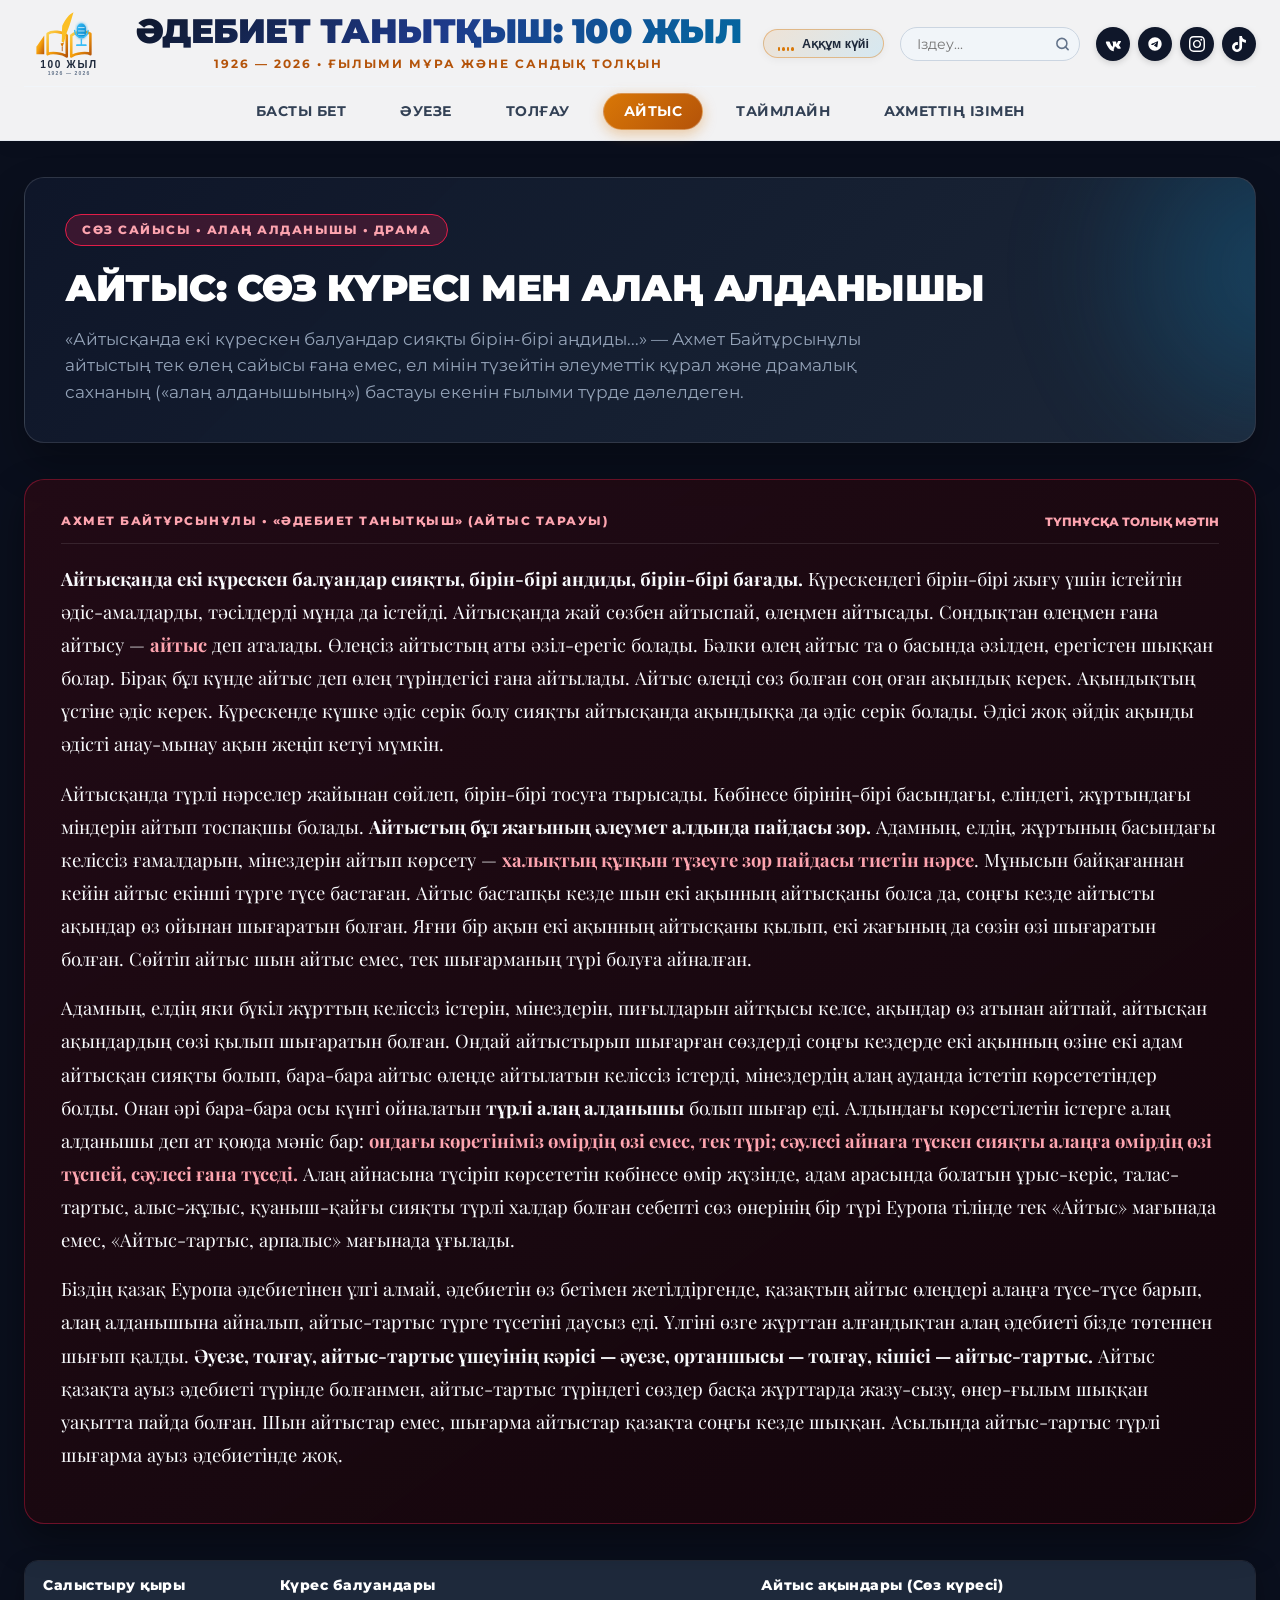
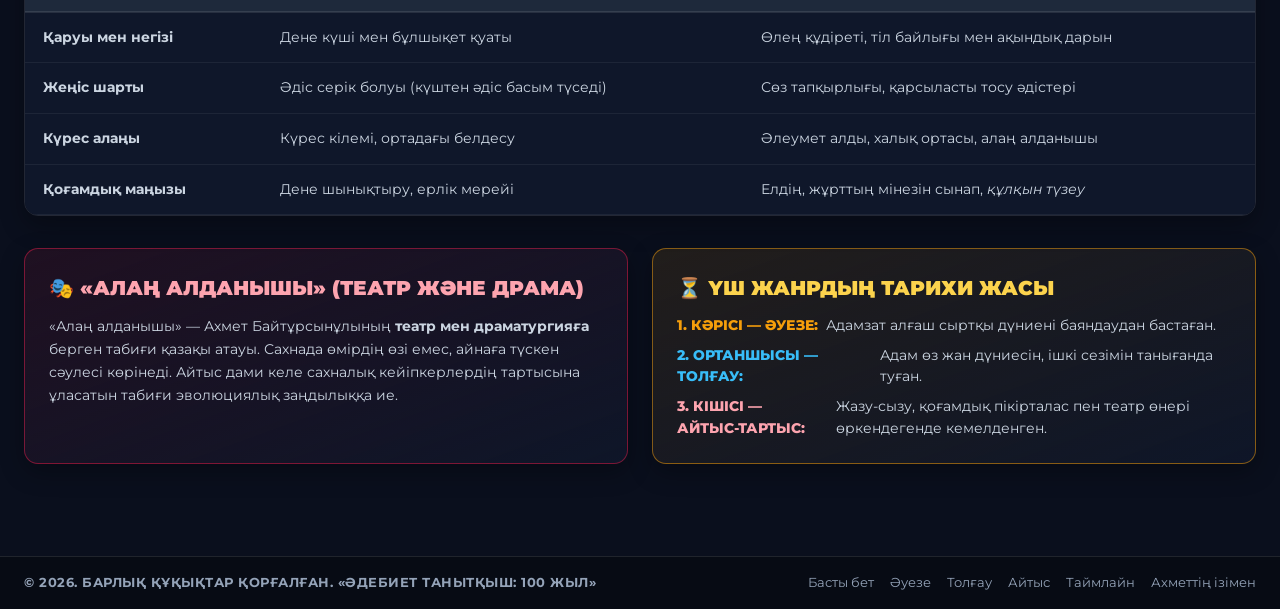
<file: aitys.html>
<!DOCTYPE html>
<html lang="kk">
<head>
  <meta charset="UTF-8">
  <meta name="viewport" content="width=device-width, initial-scale=1.0">
  <title>Айтыс | Әдебиет танытқыш: 100 жыл</title>
  <meta name="description" content="Айтыс: Сөз сайысы мен балуандық тартыс. Алаң алданышы, театр және өлеңмен күресу өнері.">

  <!-- Google Fonts -->
  <link rel="preconnect" href="https://fonts.googleapis.com">
  <link rel="preconnect" href="https://fonts.gstatic.com" crossorigin>
  <link href="https://fonts.googleapis.com/css2?family=Cormorant+Garamond:ital,wght@0,600;0,700;1,600&family=JetBrains+Mono:wght@500;700;800&family=Montserrat:wght@400;500;600;700;800;900&family=Playfair+Display:ital,wght@0,600;0,700;1,500;1,600&display=swap" rel="stylesheet">

  <link rel="stylesheet" href="css/style.css">
</head>
<body>

  <!-- HEADER -->
  <header class="site-header">
    <div class="header-inner">
      <div class="header-top">
        <a href="index.html" class="brand-link" title="Басты бетке өту">
          <img src="assets/icons/logo_100.svg" alt="100 Жыл эмблемасы" class="brand-logo-img">
        </a>
        <div class="brand-title-wrap">
          <h1 class="brand-main-title">ӘДЕБИЕТ ТАНЫТҚЫШ: 100 ЖЫЛ</h1>
          <span class="brand-sub-badge">1926 — 2026 • ҒЫЛЫМИ МҰРА ЖӘНЕ САНДЫҚ ТОЛҚЫН</span>
        </div>
        <div class="header-actions-right">
          <!-- «Аққұм» күйінің батырмасы мен мини-эквалайзері -->
          <button class="header-sound-btn" id="headerSoundBtn" title="«Аққұм» күйін қосу / кідірту">
            <span class="mini-eq">
              <span class="mini-eq-bar"></span>
              <span class="mini-eq-bar"></span>
              <span class="mini-eq-bar"></span>
              <span class="mini-eq-bar"></span>
            </span>
            <span>Аққұм күйі</span>
          </button>

          <div class="search-box">
            <input type="text" class="search-input" id="globalSearchInput" placeholder="Іздеу..." aria-label="Сайт бойынша іздеу">
            <button class="search-btn" id="globalSearchBtn" aria-label="Іздеу">
              <svg width="15" height="15" viewBox="0 0 24 24" fill="none" stroke="currentColor" stroke-width="2.5" stroke-linecap="round" stroke-linejoin="round">
                <circle cx="11" cy="11" r="8"></circle>
                <line x1="21" y1="21" x2="16.65" y2="16.65"></line>
              </svg>
            </button>
          </div>
          <div class="social-links">
            <a href="https://vk.com" target="_blank" rel="noopener" class="social-icon-btn" title="VK"><svg viewBox="0 0 24 24"><path d="M13.162 18.994c.609 0 .858-.406.851-.915-.072-1.785.748-2.502 1.637-2.502.664 0 .934.348 1.488 1.25.753 1.226 1.408 2.167 2.656 2.167h2.906c.725 0 1.134-.378.925-1.077-.384-1.282-2.182-3.237-2.434-3.593-.342-.483-.244-.704 0-1.107.03-.049 2.503-3.606 2.766-4.908.136-.677-.246-.916-.848-.916h-2.906c-.503 0-.742.268-.925.704-.492 1.171-1.397 3.037-2.025 3.524-.265.205-.386.136-.386-.239V9.113c0-.623-.179-.916-.704-.916h-4.577c-.389 0-.616.292-.616.571 0 .612.894.754.985 2.477v3.743c0 .819-.148.968-.471.968-.865 0-2.973-3.136-4.223-6.721-.24-.691-.482-.916-1.116-.916H2.175c-.777 0-.933.364-.933.766 0 .717.917 4.272 4.269 8.971 2.235 3.134 5.385 4.938 8.243 4.938h-.592z"/></svg></a>
            <a href="https://t.me" target="_blank" rel="noopener" class="social-icon-btn" title="Telegram"><svg viewBox="0 0 24 24"><path d="M12 2C6.48 2 2 6.48 2 12s4.48 10 10 10 10-4.48 10-10S17.52 2 12 2zm4.64 6.8c-.15 1.58-.8 5.42-1.13 7.19-.14.75-.42 1-.68 1.03-.58.05-1.02-.38-1.58-.75-.88-.58-1.38-.94-2.23-1.5-.99-.65-.35-1.01.22-1.59.15-.15 2.71-2.48 2.76-2.69a.2.2 0 00-.05-.18c-.06-.05-.14-.03-.21-.02-.09.02-1.49.95-4.22 2.79-.4.27-.76.41-1.08.4-.36-.01-1.04-.2-1.55-.37-.63-.2-1.12-.31-1.08-.66.02-.18.27-.36.74-.55 2.92-1.27 4.86-2.11 5.83-2.52 2.77-1.18 3.35-1.38 3.73-1.39.08 0 .27.02.39.12.1.08.13.19.14.27-.01.06.01.24 0 .36z"/></svg></a>
            <a href="https://instagram.com" target="_blank" rel="noopener" class="social-icon-btn" title="Instagram"><svg viewBox="0 0 24 24"><path d="M12 2.163c3.204 0 3.584.012 4.85.07 3.252.148 4.771 1.691 4.919 4.919.058 1.265.069 1.645.069 4.849 0 3.205-.012 3.584-.069 4.849-.149 3.225-1.664 4.771-4.919 4.919-1.266.058-1.644.07-4.85.07-3.204 0-3.584-.012-4.849-.07-3.26-.149-4.771-1.699-4.919-4.92-.058-1.265-.07-1.644-.07-4.849 0-3.204.013-3.583.07-4.849.149-3.227 1.664-4.771 4.919-4.919 1.266-.057 1.645-.069 4.849-.069zm0-2.163c-3.259 0-3.667.014-4.947.072-4.358.2-6.78 2.618-6.98 6.98-.059 1.281-.073 1.689-.073 4.948 0 3.259.014 3.668.072 4.948.2 4.358 2.618 6.78 6.98 6.98 1.281.058 1.689.072 4.948.072 3.259 0 3.668-.014 4.948-.072 4.354-.2 6.782-2.618 6.979-6.98.059-1.28.073-1.689.073-4.948 0-3.259-.014-3.667-.072-4.947-.196-4.354-2.617-6.78-6.979-6.98-1.281-.059-1.69-.073-4.949-.073zm0 5.838c-3.403 0-6.162 2.759-6.162 6.162s2.759 6.163 6.162 6.163 6.162-2.759 6.162-6.163c0-3.403-2.759-6.162-6.162-6.162zm0 10.162c-2.209 0-4-1.79-4-4 0-2.209 1.791-4 4-4s4 1.791 4 4c0 2.21-1.791 4-4 4zm6.406-11.845c-.796 0-1.441.645-1.441 1.44s.645 1.44 1.441 1.44c.795 0 1.439-.645 1.439-1.44s-.644-1.44-1.439-1.44z"/></svg></a>
            <a href="https://tiktok.com" target="_blank" rel="noopener" class="social-icon-btn" title="TikTok"><svg viewBox="0 0 24 24"><path d="M12.525.02c1.31-.02 2.61-.01 3.91-.02.08 1.53.63 3.09 1.75 4.17 1.12 1.11 2.7 1.62 4.24 1.79v4.03c-1.44-.05-2.89-.35-4.2-.97-.57-.26-1.1-.59-1.62-.93-.01 2.92.01 5.84-.02 8.75-.08 1.4-.54 2.79-1.35 3.94-1.31 1.92-3.58 3.17-5.91 3.21-1.43.08-2.86-.31-4.08-1.03-2.02-1.19-3.44-3.37-3.65-5.71-.02-.5-.03-1-.01-1.49.18-1.9 1.12-3.72 2.58-4.96 1.66-1.44 3.98-2.13 6.15-1.72.02 1.48-.04 2.96-.04 4.44-.99-.32-2.15-.23-3.02.37-.63.41-1.11 1.04-1.36 1.75-.21.51-.24 1.07-.14 1.61.24 1.64 1.82 3.02 3.5 2.87 1.12-.01 2.19-.66 2.77-1.61.19-.33.4-.67.41-1.06.1-1.79.06-3.57.07-5.36.01-4.03-.01-8.05.02-12.07z"/></svg></a>
          </div>
        </div>
      </div>

      <nav class="nav-pills-bar" aria-label="Басты навигация">
        <a href="index.html" class="nav-pill-btn">БАСТЫ БЕТ</a>
        <a href="aueze.html" class="nav-pill-btn">ӘУЕЗЕ</a>
        <a href="tolgau.html" class="nav-pill-btn">ТОЛҒАУ</a>
        <a href="aitys.html" class="nav-pill-btn active">АЙТЫС</a>
        <a href="timeline.html" class="nav-pill-btn">ТАЙМЛАЙН</a>
        <a href="izimen.html" class="nav-pill-btn">АХМЕТТІҢ ІЗІМЕН</a>
      </nav>
    </div>
  </header>

  <!-- MAIN CONTENT -->
  <main class="inner-page-main">
    <div class="page-hero-banner">
      <span class="page-category-badge badge-rose-solid">СӨЗ САЙЫСЫ • АЛАҢ АЛДАНЫШЫ • ДРАМА</span>
      <h2 class="page-main-heading">АЙТЫС: СӨЗ КҮРЕСІ МЕН АЛАҢ АЛДАНЫШЫ</h2>
      <p class="page-lead-text">
        «Айтысқанда екі күрескен балуандар сияқты бірін-бірі аңдиды...» — Ахмет Байтұрсынұлы айтыстың тек өлең сайысы ғана емес, ел мінін түзейтін әлеуметтік құрал және драмалық сахнаның («алаң алданышының») бастауы екенін ғылыми түрде дәлелдеген.
      </p>
    </div>

    <!-- ТҮПНҰСҚА ТОЛЫҚ МӘТІН (БАРЛЫҚ 4 АБЗАЦ) -->
    <div class="authentic-quote-panel rose-theme">
      <div class="quote-ornament-header">
        <span class="quote-source-badge">АХМЕТ БАЙТҰРСЫНҰЛЫ • «ӘДЕБИЕТ ТАНЫТҚЫШ» (АЙТЫС ТАРАУЫ)</span>
        <span style="font-size: 0.75rem; color: #FDA4AF; font-weight: 800;">ТҮПНҰСҚА ТОЛЫҚ МӘТІН</span>
      </div>

      <div class="verbatim-text-block">
        <!-- 1-Абзац -->
        <p>
          <strong>Айтысқанда екі күрескен балуандар сияқты, бірін-бірі андиды, бірін-бірі бағады.</strong> Күрескендегі бірін-бірі жығу үшін істейтін әдіс-амалдарды, тәсілдерді мұнда да істейді. Айтысқанда жай сөзбен айтыспай, өлеңмен айтысады. Сондықтан өлеңмен ғана айтысу — <em>айтыс</em> деп аталады. Өлеңсіз айтыстың аты әзіл-ерегіс болады. Бәлки өлең айтыс та о басында әзілден, ерегістен шыққан болар. Бірақ бұл күнде айтыс деп өлең түріндегісі ғана айтылады. Айтыс өлеңді сөз болған соң оған ақындық керек. Ақындықтың үстіне әдіс керек. Күрескенде күшке әдіс серік болу сияқты айтысқанда ақындыққа да әдіс серік болады. Әдісі жоқ әйдік ақынды әдісті анау-мынау ақын жеңіп кетуі мүмкін.
        </p>

        <!-- 2-Абзац -->
        <p>
          Айтысқанда түрлі нәрселер жайынан сөйлеп, бірін-бірі тосуға тырысады. Көбінесе бірінің-бірі басындағы, еліндегі, жұртындағы міндерін айтып тоспақшы болады. <strong>Айтыстың бұл жағының әлеумет алдында пайдасы зор.</strong> Адамның, елдің, жұртының басындағы келіссіз ғамалдарын, мінездерін айтып көрсету — <em>халықтың құлқын түзеуге зор пайдасы тиетін нәрсе</em>. Мұнысын байқағаннан кейін айтыс екінші түрге түсе бастаған. Айтыс бастапқы кезде шын екі ақынның айтысқаны болса да, соңғы кезде айтысты ақындар өз ойынан шығаратын болған. Яғни бір ақын екі ақынның айтысқаны қылып, екі жағының да сөзін өзі шығаратын болған. Сөйтіп айтыс шын айтыс емес, тек шығарманың түрі болуға айналған.
        </p>

        <!-- 3-Абзац -->
        <p>
          Адамның, елдің яки бүкіл жұрттың келіссіз істерін, мінездерін, пиғылдарын айтқысы келсе, ақындар өз атынан айтпай, айтысқан ақындардың сөзі қылып шығаратын болған. Ондай айтыстырып шығарған сөздерді соңғы кездерде екі ақынның өзіне екі адам айтысқан сияқты болып, бара-бара айтыс өлеңде айтылатын келіссіз істерді, мінездердің алаң ауданда істетіп көрсететіндер болды. Онан әрі бара-бара осы күнгі ойналатын <strong>түрлі алаң алданышы</strong> болып шығар еді. Алдындағы көрсетілетін істерге алаң алданышы деп ат қоюда мәніс бар: <em>ондағы көретініміз өмірдің өзі емес, тек түрі; сәулесі айнаға түскен сияқты алаңға өмірдің өзі түспей, сәулесі ғана түседі.</em> Алаң айнасына түсіріп көрсететін көбінесе өмір жүзінде, адам арасында болатын ұрыс-керіс, талас-тартыс, алыс-жұлыс, қуаныш-қайғы сияқты түрлі халдар болған себепті сөз өнерінің бір түрі Еуропа тілінде тек «Айтыс» мағынада емес, «Айтыс-тартыс, арпалыс» мағынада ұғылады.
        </p>

        <!-- 4-Абзац -->
        <p>
          Біздің қазақ Еуропа әдебиетінен үлгі алмай, әдебиетін өз бетімен жетілдіргенде, қазақтың айтыс өлеңдері алаңға түсе-түсе барып, алаң алданышына айналып, айтыс-тартыс түрге түсетіні даусыз еді. Үлгіні өзге жұрттан алғандықтан алаң әдебиеті бізде төтеннен шығып қалды. <strong>Әуезе, толғау, айтыс-тартыс үшеуінің кәрісі — әуезе, ортаншысы — толғау, кішісі — айтыс-тартыс.</strong> Айтыс қазақта ауыз әдебиеті түрінде болғанмен, айтыс-тартыс түріндегі сөздер басқа жұрттарда жазу-сызу, өнер-ғылым шыққан уақытта пайда болған. Шын айтыстар емес, шығарма айтыстар қазақта соңғы кезде шыққан. Асылында айтыс-тартыс түрлі шығарма ауыз әдебиетінде жоқ.
        </p>
      </div>
    </div>

    <!-- ТАЛДАУ КЕСТЕСІ: БАЛУАНДЫҚ КҮРЕС ПЕН АЙТЫС ӨНЕРІ -->
    <div class="comparative-table-wrap">
      <table class="comparative-table">
        <thead>
          <tr>
            <th>Салыстыру қыры</th>
            <th>Күрес балуандары</th>
            <th>Айтыс ақындары (Сөз күресі)</th>
          </tr>
        </thead>
        <tbody>
          <tr>
            <td><strong>Қаруы мен негізі</strong></td>
            <td>Дене күші мен бұлшықет қуаты</td>
            <td>Өлең құдіреті, тіл байлығы мен ақындық дарын</td>
          </tr>
          <tr>
            <td><strong>Жеңіс шарты</strong></td>
            <td>Әдіс серік болуы (күштен әдіс басым түседі)</td>
            <td>Сөз тапқырлығы, қарсыласты тосу әдістері</td>
          </tr>
          <tr>
            <td><strong>Күрес алаңы</strong></td>
            <td>Күрес кілемі, ортадағы белдесу</td>
            <td>Әлеумет алды, халық ортасы, алаң алданышы</td>
          </tr>
          <tr>
            <td><strong>Қоғамдық маңызы</strong></td>
            <td>Дене шынықтыру, ерлік мерейі</td>
            <td>Елдің, жұрттың мінезін сынап, <em>құлқын түзеу</em></td>
          </tr>
        </tbody>
      </table>
    </div>

    <!-- ҒЫЛЫМИ ТҰЖЫРЫМ: АЛАҢ АЛДАНЫШЫ ЖӘНЕ ҮШ ЖАНРДЫҢ ЖАСЫ -->
    <div class="dual-world-grid">
      <div class="world-box" style="border-color: rgba(225, 29, 72, 0.5); background: linear-gradient(160deg, rgba(225, 29, 72, 0.1) 0%, rgba(15, 23, 42, 0.9) 100%);">
        <div class="world-box-title" style="color: #FDA4AF;">
          🎭 «АЛАҢ АЛДАНЫШЫ» (ТЕАТР ЖӘНЕ ДРАМА)
        </div>
        <p style="font-size: 0.9rem; color: #CBD5E1; line-height: 1.6;">
          «Алаң алданышы» — Ахмет Байтұрсынұлының <strong>театр мен драматургияға</strong> берген табиғи қазақы атауы. Сахнада өмірдің өзі емес, айнаға түскен сәулесі көрінеді. Айтыс дами келе сахналық кейіпкерлердің тартысына ұласатын табиғи эволюциялық заңдылыққа ие.
        </p>
      </div>

      <div class="world-box" style="border-color: rgba(245, 158, 11, 0.5); background: linear-gradient(160deg, rgba(245, 158, 11, 0.1) 0%, rgba(15, 23, 42, 0.9) 100%);">
        <div class="world-box-title" style="color: #FCD34D;">
          ⏳ ҮШ ЖАНРДЫҢ ТАРИХИ ЖАСЫ
        </div>
        <ul class="world-items-list" style="margin-top: 10px;">
          <li><span style="color:#F59E0B; font-weight:800;">1. КӘРІСІ — ӘУЕЗЕ:</span> Адамзат алғаш сыртқы дүниені баяндаудан бастаған.</li>
          <li><span style="color:#38BDF8; font-weight:800;">2. ОРТАНШЫСЫ — ТОЛҒАУ:</span> Адам өз жан дүниесін, ішкі сезімін танығанда туған.</li>
          <li><span style="color:#FDA4AF; font-weight:800;">3. КІШІСІ — АЙТЫС-ТАРТЫС:</span> Жазу-сызу, қоғамдық пікірталас пен театр өнері өркендегенде кемелденген.</li>
        </ul>
      </div>
    </div>
  </main>

  <!-- FOOTER -->
  <footer class="site-footer">
    <div class="footer-inner">
      <div class="footer-copy">© 2026. БАРЛЫҚ ҚҰҚЫҚТАР ҚОРҒАЛҒАН. «ӘДЕБИЕТ ТАНЫТҚЫШ: 100 ЖЫЛ»</div>
      <div class="footer-links">
        <a href="index.html" class="footer-link">Басты бет</a>
        <a href="aueze.html" class="footer-link">Әуезе</a>
        <a href="tolgau.html" class="footer-link">Толғау</a>
        <a href="aitys.html" class="footer-link">Айтыс</a>
        <a href="timeline.html" class="footer-link">Таймлайн</a>
        <a href="izimen.html" class="footer-link">Ахметтің ізімен</a>
      </div>
    </div>
  </footer>


  <!-- Іздеу модалі -->
  <div class="modal-overlay" id="searchModalOverlay">
    <div class="modal-window">
      <button class="modal-close-btn" id="searchModalClose" aria-label="Жабу">×</button>
      <div style="padding: 24px; border-bottom: 1px solid rgba(255,255,255,0.1);">
        <h3 style="color: #FFFFFF; font-size: 1.2rem; font-weight: 800; margin-bottom: 12px;">Сайт бойынша іздеу</h3>
        <input type="text" id="modalSearchField" placeholder="Тақырыпты немесе кілт сөзді жазыңыз..." style="width: 100%; padding: 12px 18px; border-radius: 9999px; background: #1E293B; border: 1px solid #38BDF8; color: #FFF; outline: none; font-size: 0.95rem;">
      </div>
      <div id="searchResultsList" style="max-height: 360px; overflow-y: auto;"></div>
    </div>
  </div>

  <script src="js/main.js"></script>
</body>
</html>
</file>
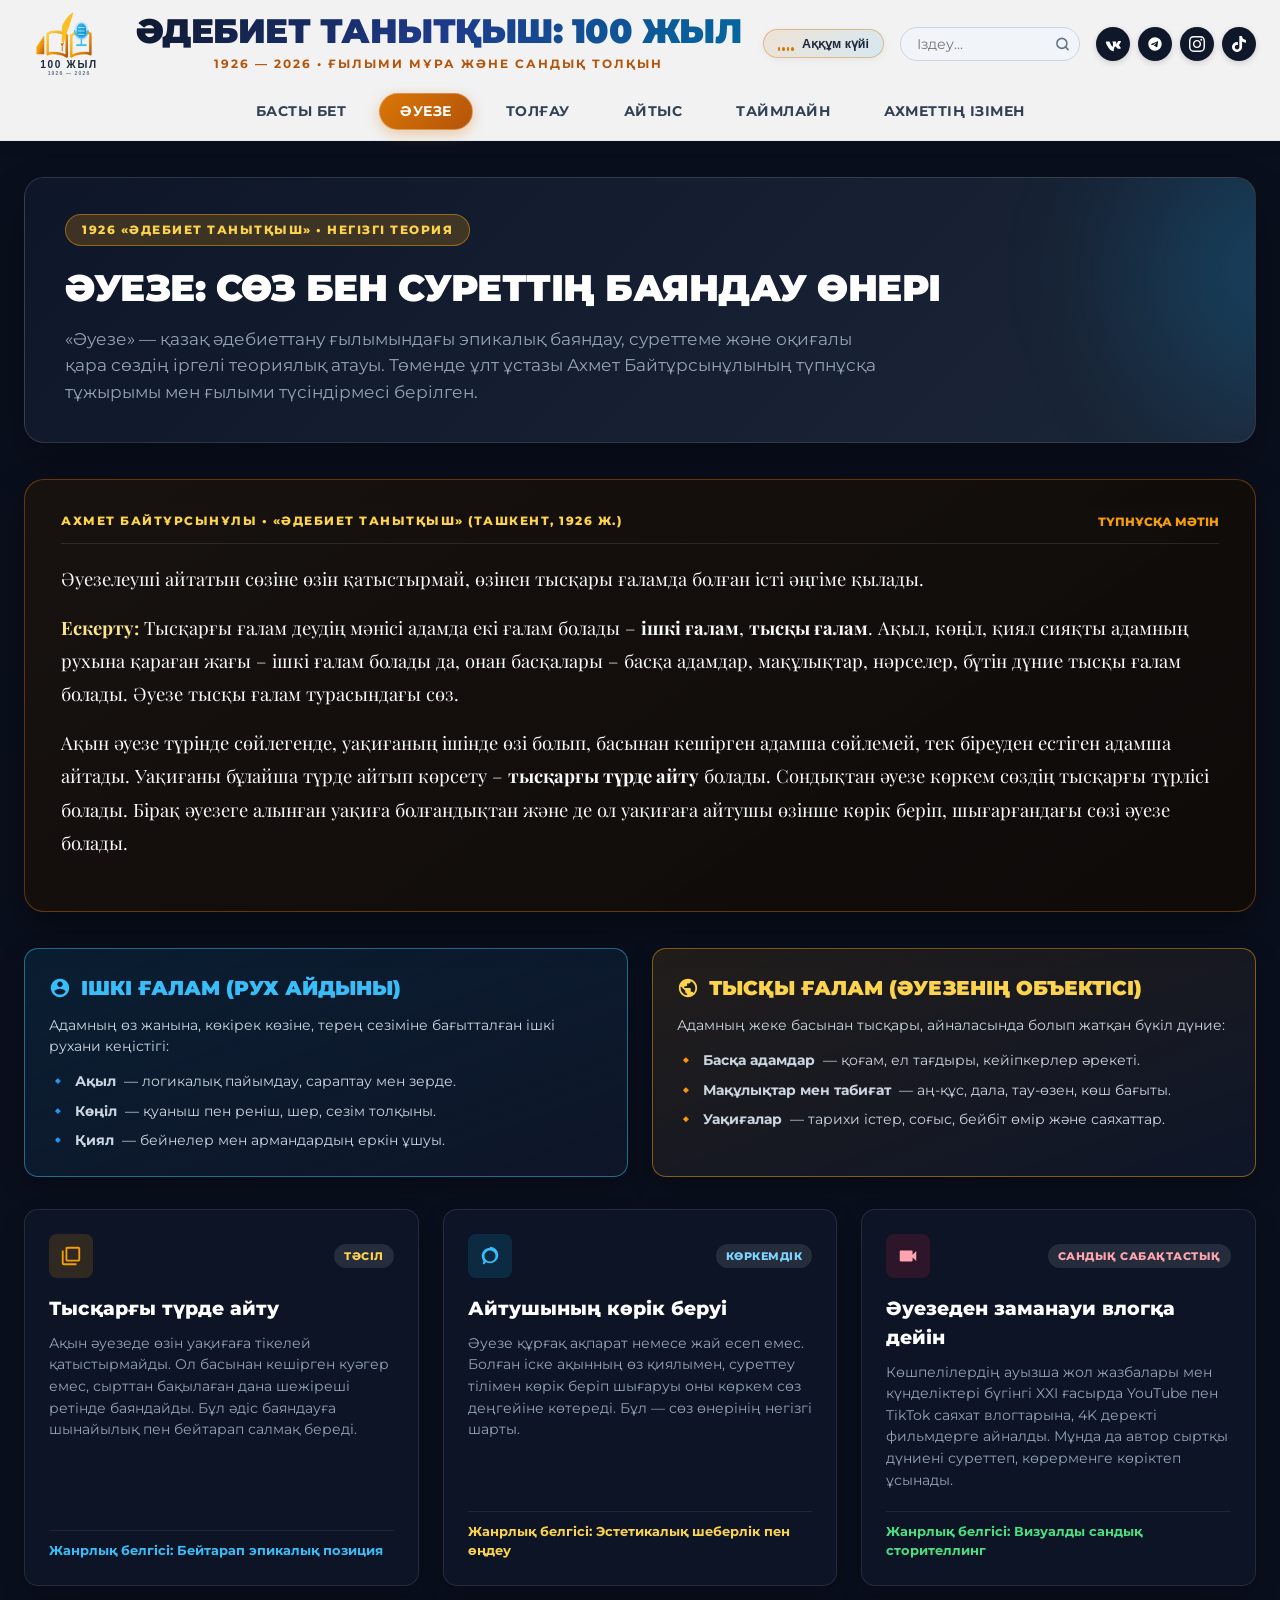
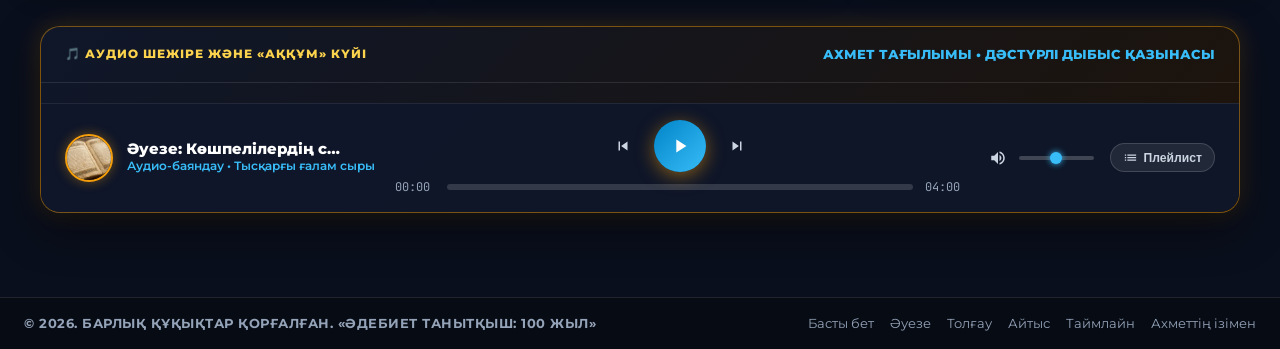
<file: aueze.html>
<!DOCTYPE html>
<html lang="kk">
<head>
  <meta charset="UTF-8">
  <meta name="viewport" content="width=device-width, initial-scale=1.0">
  <title>Әуезе | Әдебиет танытқыш: 100 жыл</title>
  <meta name="description" content="Әуезе: Тысқарғы ғалам турасындағы сөз. Ахмет Байтұрсынұлының көркем сөз баяндауы және заманауи медиа сабақтастығы.">

  <!-- Google Fonts -->
  <link rel="preconnect" href="https://fonts.googleapis.com">
  <link rel="preconnect" href="https://fonts.gstatic.com" crossorigin>
  <link href="https://fonts.googleapis.com/css2?family=Cormorant+Garamond:ital,wght@0,600;0,700;1,600&family=JetBrains+Mono:wght@500;700;800&family=Montserrat:wght@400;500;600;700;800;900&family=Playfair+Display:ital,wght@0,600;0,700;1,500;1,600&display=swap" rel="stylesheet">

  <link rel="stylesheet" href="css/style.css">
</head>
<body>

  <!-- HEADER -->
  <header class="site-header">
    <div class="header-inner">
      <div class="header-top">
        <a href="index.html" class="brand-link" title="Басты бетке өту">
          <img src="assets/icons/logo_100.svg" alt="100 Жыл эмблемасы" class="brand-logo-img">
        </a>
        <div class="brand-title-wrap">
          <h1 class="brand-main-title">ӘДЕБИЕТ ТАНЫТҚЫШ: 100 ЖЫЛ</h1>
          <span class="brand-sub-badge">1926 — 2026 • ҒЫЛЫМИ МҰРА ЖӘНЕ САНДЫҚ ТОЛҚЫН</span>
        </div>
        <div class="header-actions-right">
          <!-- «Аққұм» күйінің батырмасы мен мини-эквалайзері -->
          <button class="header-sound-btn" id="headerSoundBtn" title="«Аққұм» күйін қосу / кідірту">
            <span class="mini-eq">
              <span class="mini-eq-bar"></span>
              <span class="mini-eq-bar"></span>
              <span class="mini-eq-bar"></span>
              <span class="mini-eq-bar"></span>
            </span>
            <span>Аққұм күйі</span>
          </button>

          <div class="search-box">
            <input type="text" class="search-input" id="globalSearchInput" placeholder="Іздеу..." aria-label="Сайт бойынша іздеу">
            <button class="search-btn" id="globalSearchBtn" aria-label="Іздеу">
              <svg width="15" height="15" viewBox="0 0 24 24" fill="none" stroke="currentColor" stroke-width="2.5" stroke-linecap="round" stroke-linejoin="round">
                <circle cx="11" cy="11" r="8"></circle>
                <line x1="21" y1="21" x2="16.65" y2="16.65"></line>
              </svg>
            </button>
          </div>
          <div class="social-links">
            <a href="https://vk.com" target="_blank" rel="noopener" class="social-icon-btn" title="VK"><svg viewBox="0 0 24 24"><path d="M13.162 18.994c.609 0 .858-.406.851-.915-.072-1.785.748-2.502 1.637-2.502.664 0 .934.348 1.488 1.25.753 1.226 1.408 2.167 2.656 2.167h2.906c.725 0 1.134-.378.925-1.077-.384-1.282-2.182-3.237-2.434-3.593-.342-.483-.244-.704 0-1.107.03-.049 2.503-3.606 2.766-4.908.136-.677-.246-.916-.848-.916h-2.906c-.503 0-.742.268-.925.704-.492 1.171-1.397 3.037-2.025 3.524-.265.205-.386.136-.386-.239V9.113c0-.623-.179-.916-.704-.916h-4.577c-.389 0-.616.292-.616.571 0 .612.894.754.985 2.477v3.743c0 .819-.148.968-.471.968-.865 0-2.973-3.136-4.223-6.721-.24-.691-.482-.916-1.116-.916H2.175c-.777 0-.933.364-.933.766 0 .717.917 4.272 4.269 8.971 2.235 3.134 5.385 4.938 8.243 4.938h-.592z"/></svg></a>
            <a href="https://t.me" target="_blank" rel="noopener" class="social-icon-btn" title="Telegram"><svg viewBox="0 0 24 24"><path d="M12 2C6.48 2 2 6.48 2 12s4.48 10 10 10 10-4.48 10-10S17.52 2 12 2zm4.64 6.8c-.15 1.58-.8 5.42-1.13 7.19-.14.75-.42 1-.68 1.03-.58.05-1.02-.38-1.58-.75-.88-.58-1.38-.94-2.23-1.5-.99-.65-.35-1.01.22-1.59.15-.15 2.71-2.48 2.76-2.69a.2.2 0 00-.05-.18c-.06-.05-.14-.03-.21-.02-.09.02-1.49.95-4.22 2.79-.4.27-.76.41-1.08.4-.36-.01-1.04-.2-1.55-.37-.63-.2-1.12-.31-1.08-.66.02-.18.27-.36.74-.55 2.92-1.27 4.86-2.11 5.83-2.52 2.77-1.18 3.35-1.38 3.73-1.39.08 0 .27.02.39.12.1.08.13.19.14.27-.01.06.01.24 0 .36z"/></svg></a>
            <a href="https://instagram.com" target="_blank" rel="noopener" class="social-icon-btn" title="Instagram"><svg viewBox="0 0 24 24"><path d="M12 2.163c3.204 0 3.584.012 4.85.07 3.252.148 4.771 1.691 4.919 4.919.058 1.265.069 1.645.069 4.849 0 3.205-.012 3.584-.069 4.849-.149 3.225-1.664 4.771-4.919 4.919-1.266.058-1.644.07-4.85.07-3.204 0-3.584-.012-4.849-.07-3.26-.149-4.771-1.699-4.919-4.92-.058-1.265-.07-1.644-.07-4.849 0-3.204.013-3.583.07-4.849.149-3.227 1.664-4.771 4.919-4.919 1.266-.057 1.645-.069 4.849-.069zm0-2.163c-3.259 0-3.667.014-4.947.072-4.358.2-6.78 2.618-6.98 6.98-.059 1.281-.073 1.689-.073 4.948 0 3.259.014 3.668.072 4.948.2 4.358 2.618 6.78 6.98 6.98 1.281.058 1.689.072 4.948.072 3.259 0 3.668-.014 4.948-.072 4.354-.2 6.782-2.618 6.979-6.98.059-1.28.073-1.689.073-4.948 0-3.259-.014-3.667-.072-4.947-.196-4.354-2.617-6.78-6.979-6.98-1.281-.059-1.69-.073-4.949-.073zm0 5.838c-3.403 0-6.162 2.759-6.162 6.162s2.759 6.163 6.162 6.163 6.162-2.759 6.162-6.163c0-3.403-2.759-6.162-6.162-6.162zm0 10.162c-2.209 0-4-1.79-4-4 0-2.209 1.791-4 4-4s4 1.791 4 4c0 2.21-1.791 4-4 4zm6.406-11.845c-.796 0-1.441.645-1.441 1.44s.645 1.44 1.441 1.44c.795 0 1.439-.645 1.439-1.44s-.644-1.44-1.439-1.44z"/></svg></a>
            <a href="https://tiktok.com" target="_blank" rel="noopener" class="social-icon-btn" title="TikTok"><svg viewBox="0 0 24 24"><path d="M12.525.02c1.31-.02 2.61-.01 3.91-.02.08 1.53.63 3.09 1.75 4.17 1.12 1.11 2.7 1.62 4.24 1.79v4.03c-1.44-.05-2.89-.35-4.2-.97-.57-.26-1.1-.59-1.62-.93-.01 2.92.01 5.84-.02 8.75-.08 1.4-.54 2.79-1.35 3.94-1.31 1.92-3.58 3.17-5.91 3.21-1.43.08-2.86-.31-4.08-1.03-2.02-1.19-3.44-3.37-3.65-5.71-.02-.5-.03-1-.01-1.49.18-1.9 1.12-3.72 2.58-4.96 1.66-1.44 3.98-2.13 6.15-1.72.02 1.48-.04 2.96-.04 4.44-.99-.32-2.15-.23-3.02.37-.63.41-1.11 1.04-1.36 1.75-.21.51-.24 1.07-.14 1.61.24 1.64 1.82 3.02 3.5 2.87 1.12-.01 2.19-.66 2.77-1.61.19-.33.4-.67.41-1.06.1-1.79.06-3.57.07-5.36.01-4.03-.01-8.05.02-12.07z"/></svg></a>
          </div>
        </div>
      </div>

      <nav class="nav-pills-bar" aria-label="Басты навигация">
        <a href="index.html" class="nav-pill-btn">БАСТЫ БЕТ</a>
        <a href="aueze.html" class="nav-pill-btn active">ӘУЕЗЕ</a>
        <a href="tolgau.html" class="nav-pill-btn">ТОЛҒАУ</a>
        <a href="aitys.html" class="nav-pill-btn">АЙТЫС</a>
        <a href="timeline.html" class="nav-pill-btn">ТАЙМЛАЙН</a>
        <a href="izimen.html" class="nav-pill-btn">АХМЕТТІҢ ІЗІМЕН</a>
      </nav>
    </div>
  </header>

  <!-- MAIN CONTENT -->
  <main class="inner-page-main">
    <!-- Hero Banner -->
    <div class="page-hero-banner">
      <span class="page-category-badge badge-gold">1926 «ӘДЕБИЕТ ТАНЫТҚЫШ» • НЕГІЗГІ ТЕОРИЯ</span>
      <h2 class="page-main-heading">ӘУЕЗЕ: СӨЗ БЕН СУРЕТТІҢ БАЯНДАУ ӨНЕРІ</h2>
      <p class="page-lead-text">
        «Әуезе» — қазақ әдебиеттану ғылымындағы эпикалық баяндау, суреттеме және оқиғалы қара сөздің іргелі теориялық атауы. Төменде ұлт ұстазы Ахмет Байтұрсынұлының түпнұсқа тұжырымы мен ғылыми түсіндірмесі берілген.
      </p>
    </div>

    <!-- ТҮПНҰСҚА ЦИТАТАЛЫҚ БЛОК (МІНДЕТТІ МӘТІН) -->
    <div class="authentic-quote-panel">
      <div class="quote-ornament-header">
        <span class="quote-source-badge">АХМЕТ БАЙТҰРСЫНҰЛЫ • «ӘДЕБИЕТ ТАНЫТҚЫШ» (ТАШКЕНТ, 1926 Ж.)</span>
        <span style="font-size: 0.75rem; color: #F59E0B; font-weight: 800;">ТҮПНҰСҚА МӘТІН</span>
      </div>

      <div class="verbatim-text-block">
        <p>
          Әуезелеуші айтатын сөзіне өзін қатыстырмай, өзінен тысқары ғаламда болған істі әңгіме қылады.
        </p>
        <p>
          <em>Ескерту:</em> Тысқарғы ғалам деудің мәнісі адамда екі ғалам болады – <strong>ішкі ғалам</strong>, <strong>тысқы ғалам</strong>. Ақыл, көңіл, қиял сияқты адамның рухына қараған жағы – ішкі ғалам болады да, онан басқалары – басқа адамдар, мақұлықтар, нәрселер, бүтін дүние тысқы ғалам болады. Әуезе тысқы ғалам турасындағы сөз.
        </p>
        <p>
          Ақын әуезе түрінде сөйлегенде, уақиғаның ішінде өзі болып, басынан кешірген адамша сөйлемей, тек біреуден естіген адамша айтады. Уақиғаны бұлайша түрде айтып көрсету – <strong>тысқарғы түрде айту</strong> болады. Сондықтан әуезе көркем сөздің тысқарғы түрлісі болады. Бірақ әуезеге алынған уақиға болғандықтан және де ол уақиғаға айтушы өзінше көрік беріп, шығарғандағы сөзі әуезе болады.
        </p>
      </div>
    </div>

    <!-- ЕКІ ҒАЛАМ ТҰЖЫРЫМДАМАСЫНЫҢ ИНФОГРАФИКАСЫ -->
    <div class="dual-world-grid">
      <!-- Ішкі ғалам -->
      <div class="world-box inner-world">
        <div class="world-box-title">
          <svg width="22" height="22" viewBox="0 0 24 24" fill="currentColor"><path d="M12 2C6.48 2 2 6.48 2 12s4.48 10 10 10 10-4.48 10-10S17.52 2 12 2zm0 3c1.66 0 3 1.34 3 3s-1.34 3-3 3-3-1.34-3-3 1.34-3 3-3zm0 14.2c-2.5 0-4.71-1.28-6-3.22.03-1.99 4-3.08 6-3.08 1.99 0 5.97 1.09 6 3.08-1.29 1.94-3.5 3.22-6 3.22z"/></svg>
          ІШКІ ҒАЛАМ (РУХ АЙДЫНЫ)
        </div>
        <p style="font-size: 0.88rem; color: #CBD5E1; margin-bottom: 14px;">
          Адамның өз жанына, көкірек көзіне, терең сезіміне бағытталған ішкі рухани кеңістігі:
        </p>
        <ul class="world-items-list">
          <li><span>🔹</span> <strong>Ақыл</strong> — логикалық пайымдау, сараптау мен зерде.</li>
          <li><span>🔹</span> <strong>Көңіл</strong> — қуаныш пен реніш, шер, сезім толқыны.</li>
          <li><span>🔹</span> <strong>Қиял</strong> — бейнелер мен армандардың еркін ұшуы.</li>
        </ul>
      </div>

      <!-- Тысқы ғалам -->
      <div class="world-box outer-world">
        <div class="world-box-title">
          <svg width="22" height="22" viewBox="0 0 24 24" fill="currentColor"><path d="M12 2C6.48 2 2 6.48 2 12s4.48 10 10 10 10-4.48 10-10S17.52 2 12 2zm-1 17.93c-3.95-.49-7-3.85-7-7.93 0-.62.08-1.21.21-1.79L9 15v1c0 1.1.9 2 2 2v1.93zm6.9-2.54c-.26-.81-1-1.39-1.9-1.39h-1v-3c0-.55-.45-1-1-1H8v-2h2c.55 0 1-.45 1-1V7h2c1.1 0 2-.9 2-2v-.41c2.93 1.19 5 4.06 5 7.41 0 2.08-.8 3.97-2.1 5.39z"/></svg>
          ТЫСҚЫ ҒАЛАМ (ӘУЕЗЕНІҢ ОБЪЕКТІСІ)
        </div>
        <p style="font-size: 0.88rem; color: #CBD5E1; margin-bottom: 14px;">
          Адамның жеке басынан тысқары, айналасында болып жатқан бүкіл дүние:
        </p>
        <ul class="world-items-list">
          <li><span>🔸</span> <strong>Басқа адамдар</strong> — қоғам, ел тағдыры, кейіпкерлер әрекеті.</li>
          <li><span>🔸</span> <strong>Мақұлықтар мен табиғат</strong> — аң-құс, дала, тау-өзен, көш бағыты.</li>
          <li><span>🔸</span> <strong>Уақиғалар</strong> — тарихи істер, соғыс, бейбіт өмір және саяхаттар.</li>
        </ul>
      </div>
    </div>

    <!-- ТЕРЕҢДЕТІЛГЕН ҒЫЛЫМИ КАРТОЧКАЛАР ТОРЫ (ТОЛЫҚ КОНТЕНТ) -->
    <div class="inner-cards-grid">
      <!-- Card 1 -->
      <div class="placeholder-card">
        <div class="placeholder-card-header">
          <div class="placeholder-icon-box" style="background: rgba(245, 158, 11, 0.15); color: #F59E0B;">
            <svg viewBox="0 0 24 24"><path d="M4 6H2v14c0 1.1.9 2 2 2h14v-2H4V6zm16-4H8c-1.1 0-2 .9-2 2v12c0 1.1.9 2 2 2h12c1.1 0 2-.9 2-2V4c0-1.1-.9-2-2-2zm0 14H8V4h12v12z"/></svg>
          </div>
          <span class="status-pill" style="color: #FCD34D; border-color: #F59E0B;">ТӘСІЛ</span>
        </div>
        <h3 class="placeholder-card-title">Тысқарғы түрде айту</h3>
        <p class="placeholder-card-desc">
          Ақын әуезеде өзін уақиғаға тікелей қатыстырмайды. Ол басынан кешірген куәгер емес, сырттан бақылаған дана шежіреші ретінде баяндайды. Бұл әдіс баяндауға шынайылық пен бейтарап салмақ береді.
        </p>
        <div style="font-size: 0.8rem; color: #38BDF8; font-weight: 700; border-top: 1px solid rgba(255,255,255,0.08); padding-top: 10px;">
          Жанрлық белгісі: Бейтарап эпикалық позиция
        </div>
      </div>

      <!-- Card 2 -->
      <div class="placeholder-card">
        <div class="placeholder-card-header">
          <div class="placeholder-icon-box" style="background: rgba(14, 165, 233, 0.15); color: #38BDF8;">
            <svg viewBox="0 0 24 24"><path d="M12 3c-4.97 0-9 4.03-9 9 0 2.12.74 4.07 1.97 5.61L4.35 19.4c-.39.39-.39 1.02 0 1.41.39.39 1.02.39 1.41 0l1.9-1.9C9.22 19.58 10.57 20 12 20c4.97 0 9-4.03 9-9s-4.03-9-9-9zm0 15c-3.31 0-6-2.69-6-6s2.69-6 6-6 6 2.69 6 6-2.69 6-6 6z"/></svg>
          </div>
          <span class="status-pill" style="color: #7DD3FC; border-color: #0EA5E9;">КӨРКЕМДІК</span>
        </div>
        <h3 class="placeholder-card-title">Айтушының көрік беруі</h3>
        <p class="placeholder-card-desc">
          Әуезе құрғақ ақпарат немесе жай есеп емес. Болған іске ақынның өз қиялымен, суреттеу тілімен көрік беріп шығаруы оны көркем сөз деңгейіне көтереді. Бұл — сөз өнерінің негізгі шарты.
        </p>
        <div style="font-size: 0.8rem; color: #FCD34D; font-weight: 700; border-top: 1px solid rgba(255,255,255,0.08); padding-top: 10px;">
          Жанрлық белгісі: Эстетикалық шеберлік пен өңдеу
        </div>
      </div>

      <!-- Card 3 -->
      <div class="placeholder-card">
        <div class="placeholder-card-header">
          <div class="placeholder-icon-box" style="background: rgba(225, 29, 72, 0.15); color: #FDA4AF;">
            <svg viewBox="0 0 24 24"><path d="M17 10.5V7c0-.55-.45-1-1-1H4c-.55 0-1 .45-1 1v10c0 .55.45 1 1 1h12c.55 0 1-.45 1-1v-3.5l4 4v-11l-4 4z"/></svg>
          </div>
          <span class="status-pill" style="color: #FDA4AF; border-color: #E11D48;">САНДЫҚ САБАҚТАСТЫҚ</span>
        </div>
        <h3 class="placeholder-card-title">Әуезеден заманауи влогқа дейін</h3>
        <p class="placeholder-card-desc">
          Көшпелілердің ауызша жол жазбалары мен күнделіктері бүгінгі XXI ғасырда YouTube пен TikTok саяхат влогтарына, 4K деректі фильмдерге айналды. Мұнда да автор сыртқы дүниені суреттеп, көрерменге көріктеп ұсынады.
        </p>
        <div style="font-size: 0.8rem; color: #4ADE80; font-weight: 700; border-top: 1px solid rgba(255,255,255,0.08); padding-top: 10px;">
          Жанрлық белгісі: Визуалды сандық сторителлинг
        </div>
      </div>
    </div>

    <!-- ==========================================================================
         ӘУЕЗЕ БЕТІНДЕГІ ДЕРБЕС МУЛЬТИМЕДИА ОЙНАТҚЫШЫ (STANDALONE AUEZE PLAYER)
         ========================================================================== -->
    <div class="aueze-standalone-player" id="auezeStandalonePlayer">
      <div class="showcase-header" style="padding: 18px 24px; border-bottom: 1px solid rgba(255, 255, 255, 0.1);">
        <span class="showcase-badge">🎵 АУДИО ШЕЖІРЕ ЖӘНЕ «АҚҚҰМ» КҮЙІ</span>
        <span style="font-size: 0.8rem; color: #38BDF8; font-weight: 800;">АХМЕТ ТАҒЫЛЫМЫ • ДӘСТҮРЛІ ДЫБЫС ҚАЗЫНАСЫ</span>
      </div>

      <!-- Плейлист тартпасы (Drawer) -->
      <div class="player-playlist-drawer" id="playerPlaylistDrawer">
        <ul class="playlist-items-list" id="playlistItemsList">
          <!-- Динамикалық толтырылады -->
        </ul>
      </div>

      <!-- Негізгі ойнатқыш жолағы -->
      <div class="player-main-bar" style="background: rgba(15, 23, 42, 0.95); padding: 16px 24px;">
        <!-- Сол жақ: Трек метадеректері -->
        <div class="player-track-info">
          <div class="player-album-art">
            <img src="assets/images/ancient_manuscript.jpg" alt="Трек мұқабасы" id="playerTrackCover">
          </div>
          <div class="player-meta">
            <span class="player-meta-title" id="playerTrackTitle">Әуезе: Көшпелілердің суреттік әңгімесі</span>
            <span class="player-meta-artist" id="playerTrackArtist">Аудио-баяндау • Тысқарғы ғалам сыры</span>
          </div>
        </div>

        <!-- Орталық: Басқару және уақыт скруббері -->
        <div class="player-center-controls">
          <div class="player-buttons-row">
            <button type="button" class="player-btn player-btn-step" id="floatingPrevBtn" title="Алдыңғы трек" aria-label="Алдыңғы трек">
              <svg viewBox="0 0 24 24"><path d="M6 6h2v12H6zm3.5 6l8.5 6V6z"/></svg>
            </button>
            <button type="button" class="player-btn player-btn-main" id="floatingPlayBtn" title="Ойнату / Кідірту" aria-label="Ойнату немесе кідірту" style="width: 52px; height: 52px; box-shadow: 0 4px 18px rgba(245, 158, 11, 0.5);">
              <svg id="floatingIconPlay" width="22" height="22" viewBox="0 0 24 24" fill="currentColor"><path d="M8 5v14l11-7z"/></svg>
              <svg id="floatingIconPause" width="22" height="22" viewBox="0 0 24 24" fill="currentColor" style="display:none;"><path d="M6 19h4V5H6v14zm8-14v14h4V5h-4z"/></svg>
            </button>
            <button type="button" class="player-btn player-btn-step" id="floatingNextBtn" title="Келесі трек" aria-label="Келесі трек">
              <svg viewBox="0 0 24 24"><path d="M6 18l8.5-6L6 6v12zM16 6v12h2V6h-2z"/></svg>
            </button>
          </div>

          <div class="player-scrubber-row">
            <span class="player-time" id="playerTimeCurrent">00:00</span>
            <div class="player-progress-track" id="playerProgressTrack" title="Уақытты жылжыту">
              <div class="player-progress-fill" id="playerProgressFill"></div>
            </div>
            <span class="player-time" id="playerTimeTotal">04:00</span>
          </div>
        </div>

        <!-- Оң жақ: Громкость және Плейлист -->
        <div class="player-right-actions">
          <div class="volume-control-wrap">
            <button type="button" class="player-btn" id="playerMuteBtn" title="Дыбысты өшіру / қосу" style="padding:4px;">
              <svg width="18" height="18" viewBox="0 0 24 24" fill="currentColor"><path d="M3 9v6h4l5 5V4L7 9H3zm13.5 3c0-1.77-1.02-3.29-2.5-4.03v8.05c1.48-.73 2.5-2.25 2.5-4.02zM14 3.23v2.06c2.89.86 5 3.54 5 6.71s-2.11 5.85-5 6.71v2.06c4.01-.91 7-4.49 7-8.77s-2.99-7.86-7-8.77z"/></svg>
            </button>
            <input type="range" class="volume-slider" id="playerVolumeSlider" min="0" max="1" step="0.05" value="0.5" title="Громкость">
          </div>

          <button type="button" class="player-action-btn" id="togglePlaylistDrawer" title="Плейлистті ашу">
            <svg width="15" height="15" viewBox="0 0 24 24" fill="currentColor"><path d="M3 13h2v-2H3v2zm0 4h2v-2H3v2zm0-8h2V7H3v2zm4 4h14v-2H7v2zm0 4h14v-2H7v2zM7 7v2h14V7H7z"/></svg>
            <span>Плейлист</span>
          </button>
        </div>
      </div>
    </div>
  </main>

  <!-- FOOTER -->
  <footer class="site-footer">
    <div class="footer-inner">
      <div class="footer-copy">© 2026. БАРЛЫҚ ҚҰҚЫҚТАР ҚОРҒАЛҒАН. «ӘДЕБИЕТ ТАНЫТҚЫШ: 100 ЖЫЛ»</div>
      <div class="footer-links">
        <a href="index.html" class="footer-link">Басты бет</a>
        <a href="aueze.html" class="footer-link">Әуезе</a>
        <a href="tolgau.html" class="footer-link">Толғау</a>
        <a href="aitys.html" class="footer-link">Айтыс</a>
        <a href="timeline.html" class="footer-link">Таймлайн</a>
        <a href="izimen.html" class="footer-link">Ахметтің ізімен</a>
      </div>
    </div>
  </footer>

  <!-- Іздеу модалі -->
  <div class="modal-overlay" id="searchModalOverlay">
    <div class="modal-window">
      <button class="modal-close-btn" id="searchModalClose" aria-label="Жабу">×</button>
      <div style="padding: 24px; border-bottom: 1px solid rgba(255,255,255,0.1);">
        <h3 style="color: #FFFFFF; font-size: 1.2rem; font-weight: 800; margin-bottom: 12px;">Сайт бойынша іздеу</h3>
        <input type="text" id="modalSearchField" placeholder="Тақырыпты немесе кілт сөзді жазыңыз..." style="width: 100%; padding: 12px 18px; border-radius: 9999px; background: #1E293B; border: 1px solid #38BDF8; color: #FFF; outline: none; font-size: 0.95rem;">
      </div>
      <div id="searchResultsList" style="max-height: 360px; overflow-y: auto;"></div>
    </div>
  </div>

  <script src="js/main.js"></script>
</body>
</html>
</file>
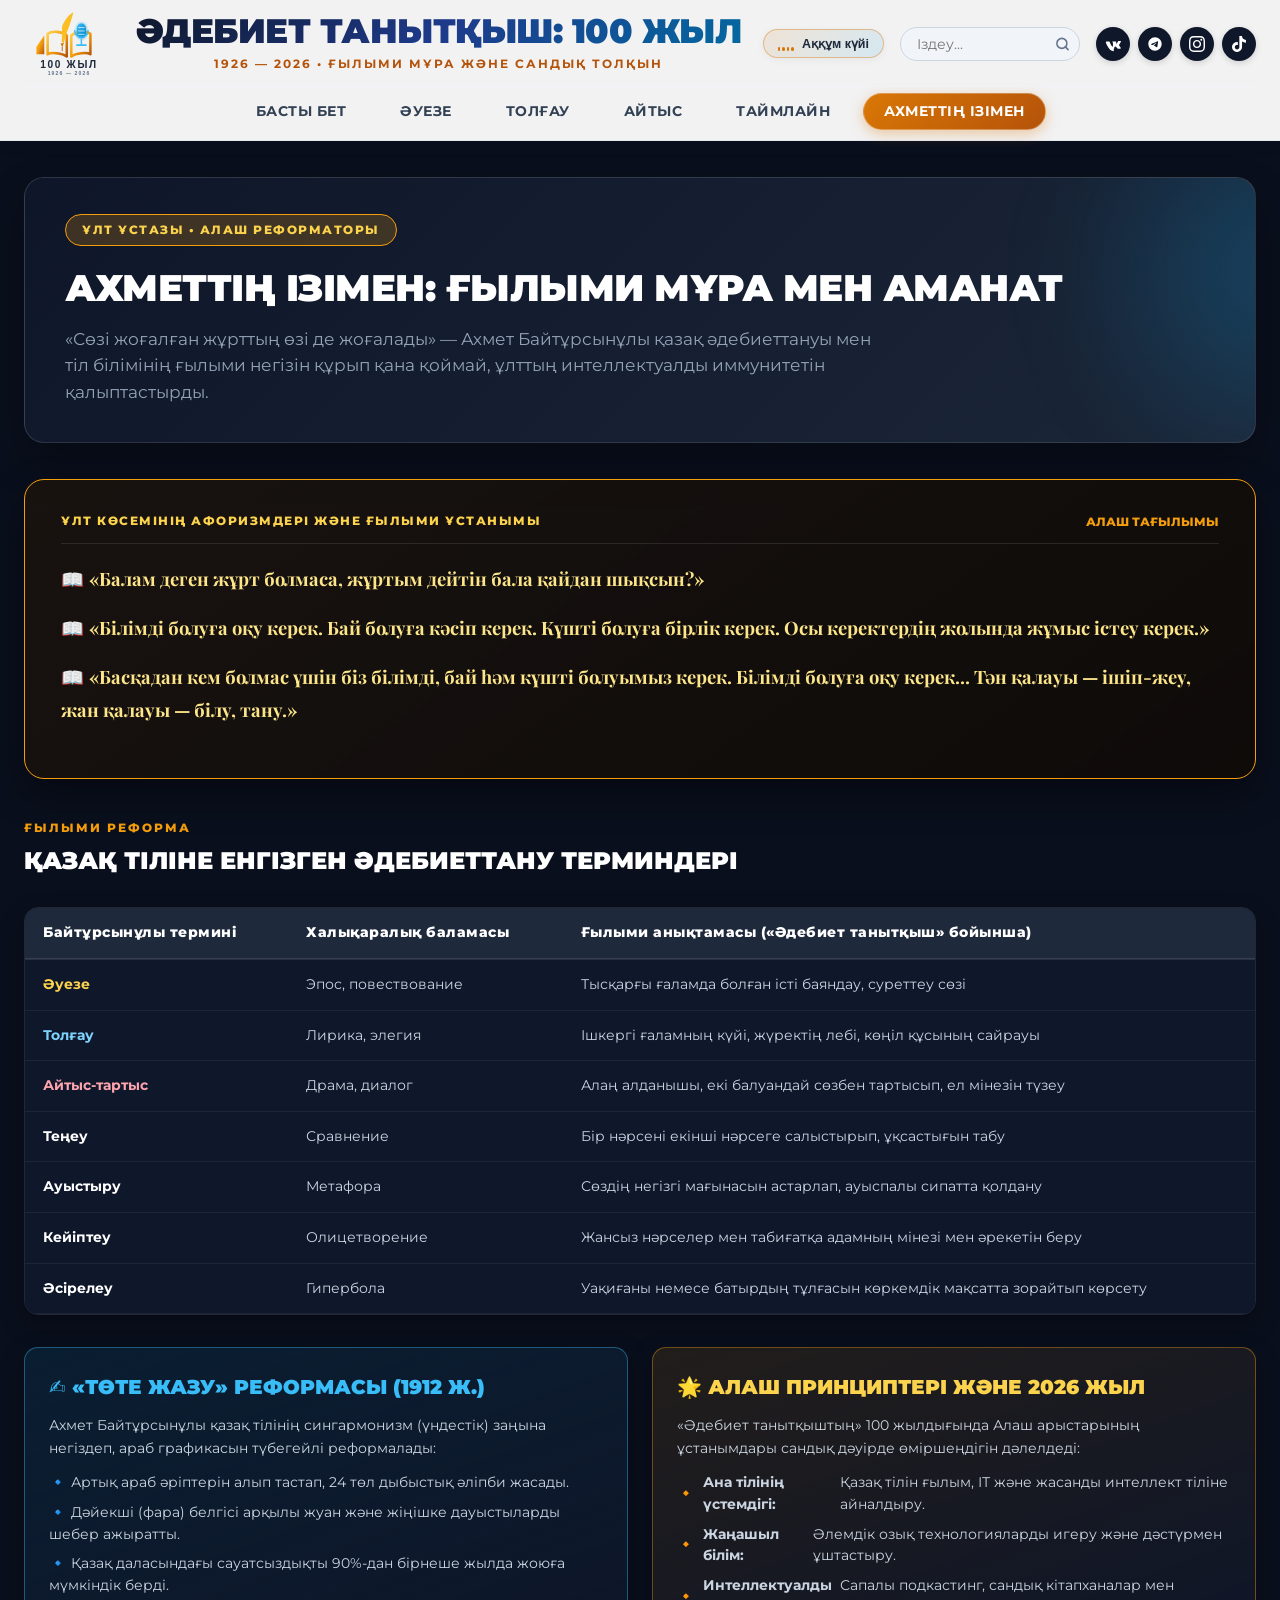
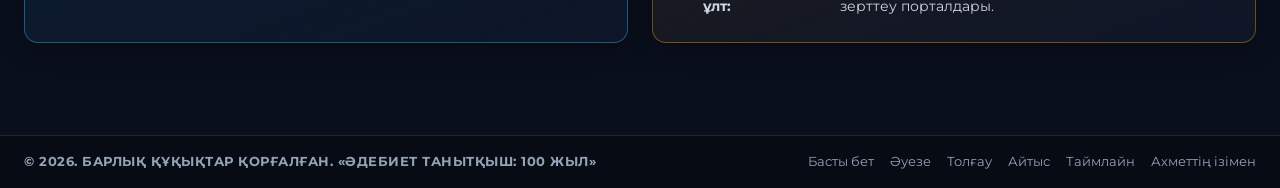
<file: izimen.html>
<!DOCTYPE html>
<html lang="kk">
<head>
  <meta charset="UTF-8">
  <meta name="viewport" content="width=device-width, initial-scale=1.0">
  <title>Ахметтің ізімен | Әдебиет танытқыш: 100 жыл</title>
  <meta name="description" content="Ахмет Байтұрсынұлының ғылыми мұрасы: әдебиеттану терминологиясы, Төте жазу реформасы және Алаш аманаты.">

  <!-- Google Fonts -->
  <link rel="preconnect" href="https://fonts.googleapis.com">
  <link rel="preconnect" href="https://fonts.gstatic.com" crossorigin>
  <link href="https://fonts.googleapis.com/css2?family=Cormorant+Garamond:ital,wght@0,600;0,700;1,600&family=JetBrains+Mono:wght@500;700;800&family=Montserrat:wght@400;500;600;700;800;900&family=Playfair+Display:ital,wght@0,600;0,700;1,500;1,600&display=swap" rel="stylesheet">

  <link rel="stylesheet" href="css/style.css">
</head>
<body>

  <!-- HEADER -->
  <header class="site-header">
    <div class="header-inner">
      <div class="header-top">
        <a href="index.html" class="brand-link" title="Басты бетке өту">
          <img src="assets/icons/logo_100.svg" alt="100 Жыл эмблемасы" class="brand-logo-img">
        </a>
        <div class="brand-title-wrap">
          <h1 class="brand-main-title">ӘДЕБИЕТ ТАНЫТҚЫШ: 100 ЖЫЛ</h1>
          <span class="brand-sub-badge">1926 — 2026 • ҒЫЛЫМИ МҰРА ЖӘНЕ САНДЫҚ ТОЛҚЫН</span>
        </div>
        <div class="header-actions-right">
          <button class="header-sound-btn" id="headerSoundBtn" title="«Аққұм» күйін қосу / кідірту">
            <span class="mini-eq">
              <span class="mini-eq-bar"></span>
              <span class="mini-eq-bar"></span>
              <span class="mini-eq-bar"></span>
              <span class="mini-eq-bar"></span>
            </span>
            <span>Аққұм күйі</span>
          </button>

          <div class="search-box">
            <input type="text" class="search-input" id="globalSearchInput" placeholder="Іздеу..." aria-label="Сайт бойынша іздеу">
            <button class="search-btn" id="globalSearchBtn" aria-label="Іздеу">
              <svg width="15" height="15" viewBox="0 0 24 24" fill="none" stroke="currentColor" stroke-width="2.5" stroke-linecap="round" stroke-linejoin="round">
                <circle cx="11" cy="11" r="8"></circle>
                <line x1="21" y1="21" x2="16.65" y2="16.65"></line>
              </svg>
            </button>
          </div>
          <div class="social-links">
            <a href="https://vk.com" target="_blank" rel="noopener" class="social-icon-btn" title="VK"><svg viewBox="0 0 24 24"><path d="M13.162 18.994c.609 0 .858-.406.851-.915-.072-1.785.748-2.502 1.637-2.502.664 0 .934.348 1.488 1.25.753 1.226 1.408 2.167 2.656 2.167h2.906c.725 0 1.134-.378.925-1.077-.384-1.282-2.182-3.237-2.434-3.593-.342-.483-.244-.704 0-1.107.03-.049 2.503-3.606 2.766-4.908.136-.677-.246-.916-.848-.916h-2.906c-.503 0-.742.268-.925.704-.492 1.171-1.397 3.037-2.025 3.524-.265.205-.386.136-.386-.239V9.113c0-.623-.179-.916-.704-.916h-4.577c-.389 0-.616.292-.616.571 0 .612.894.754.985 2.477v3.743c0 .819-.148.968-.471.968-.865 0-2.973-3.136-4.223-6.721-.24-.691-.482-.916-1.116-.916H2.175c-.777 0-.933.364-.933.766 0 .717.917 4.272 4.269 8.971 2.235 3.134 5.385 4.938 8.243 4.938h-.592z"/></svg></a>
            <a href="https://t.me" target="_blank" rel="noopener" class="social-icon-btn" title="Telegram"><svg viewBox="0 0 24 24"><path d="M12 2C6.48 2 2 6.48 2 12s4.48 10 10 10 10-4.48 10-10S17.52 2 12 2zm4.64 6.8c-.15 1.58-.8 5.42-1.13 7.19-.14.75-.42 1-.68 1.03-.58.05-1.02-.38-1.58-.75-.88-.58-1.38-.94-2.23-1.5-.99-.65-.35-1.01.22-1.59.15-.15 2.71-2.48 2.76-2.69a.2.2 0 00-.05-.18c-.06-.05-.14-.03-.21-.02-.09.02-1.49.95-4.22 2.79-.4.27-.76.41-1.08.4-.36-.01-1.04-.2-1.55-.37-.63-.2-1.12-.31-1.08-.66.02-.18.27-.36.74-.55 2.92-1.27 4.86-2.11 5.83-2.52 2.77-1.18 3.35-1.38 3.73-1.39.08 0 .27.02.39.12.1.08.13.19.14.27-.01.06.01.24 0 .36z"/></svg></a>
            <a href="https://instagram.com" target="_blank" rel="noopener" class="social-icon-btn" title="Instagram"><svg viewBox="0 0 24 24"><path d="M12 2.163c3.204 0 3.584.012 4.85.07 3.252.148 4.771 1.691 4.919 4.919.058 1.265.069 1.645.069 4.849 0 3.205-.012 3.584-.069 4.849-.149 3.225-1.664 4.771-4.919 4.919-1.266.058-1.644.07-4.85.07-3.204 0-3.584-.012-4.849-.07-3.26-.149-4.771-1.699-4.919-4.92-.058-1.265-.07-1.644-.07-4.849 0-3.204.013-3.583.07-4.849.149-3.227 1.664-4.771 4.919-4.919 1.266-.057 1.645-.069 4.849-.069zm0-2.163c-3.259 0-3.667.014-4.947.072-4.358.2-6.78 2.618-6.98 6.98-.059 1.281-.073 1.689-.073 4.948 0 3.259.014 3.668.072 4.948.2 4.358 2.618 6.78 6.98 6.98 1.281.058 1.689.072 4.948.072 3.259 0 3.668-.014 4.948-.072 4.354-.2 6.782-2.618 6.979-6.98.059-1.28.073-1.689.073-4.948 0-3.259-.014-3.667-.072-4.947-.196-4.354-2.617-6.78-6.979-6.98-1.281-.059-1.69-.073-4.949-.073zm0 5.838c-3.403 0-6.162 2.759-6.162 6.162s2.759 6.163 6.162 6.163 6.162-2.759 6.162-6.163c0-3.403-2.759-6.162-6.162-6.162zm0 10.162c-2.209 0-4-1.79-4-4 0-2.209 1.791-4 4-4s4 1.791 4 4c0 2.21-1.791 4-4 4zm6.406-11.845c-.796 0-1.441.645-1.441 1.44s.645 1.44 1.441 1.44c.795 0 1.439-.645 1.439-1.44s-.644-1.44-1.439-1.44z"/></svg></a>
            <a href="https://tiktok.com" target="_blank" rel="noopener" class="social-icon-btn" title="TikTok"><svg viewBox="0 0 24 24"><path d="M12.525.02c1.31-.02 2.61-.01 3.91-.02.08 1.53.63 3.09 1.75 4.17 1.12 1.11 2.7 1.62 4.24 1.79v4.03c-1.44-.05-2.89-.35-4.2-.97-.57-.26-1.1-.59-1.62-.93-.01 2.92.01 5.84-.02 8.75-.08 1.4-.54 2.79-1.35 3.94-1.31 1.92-3.58 3.17-5.91 3.21-1.43.08-2.86-.31-4.08-1.03-2.02-1.19-3.44-3.37-3.65-5.71-.02-.5-.03-1-.01-1.49.18-1.9 1.12-3.72 2.58-4.96 1.66-1.44 3.98-2.13 6.15-1.72.02 1.48-.04 2.96-.04 4.44-.99-.32-2.15-.23-3.02.37-.63.41-1.11 1.04-1.36 1.75-.21.51-.24 1.07-.14 1.61.24 1.64 1.82 3.02 3.5 2.87 1.12-.01 2.19-.66 2.77-1.61.19-.33.4-.67.41-1.06.1-1.79.06-3.57.07-5.36.01-4.03-.01-8.05.02-12.07z"/></svg></a>
          </div>
        </div>
      </div>

      <nav class="nav-pills-bar" aria-label="Басты навигация">
        <a href="index.html" class="nav-pill-btn">БАСТЫ БЕТ</a>
        <a href="aueze.html" class="nav-pill-btn">ӘУЕЗЕ</a>
        <a href="tolgau.html" class="nav-pill-btn">ТОЛҒАУ</a>
        <a href="aitys.html" class="nav-pill-btn">АЙТЫС</a>
        <a href="timeline.html" class="nav-pill-btn">ТАЙМЛАЙН</a>
        <a href="izimen.html" class="nav-pill-btn active">АХМЕТТІҢ ІЗІМЕН</a>
      </nav>
    </div>
  </header>

  <!-- MAIN CONTENT -->
  <main class="inner-page-main">
    <div class="page-hero-banner">
      <span class="page-category-badge badge-gold-solid">ҰЛТ ҰСТАЗЫ • АЛАШ РЕФОРМАТОРЫ</span>
      <h2 class="page-main-heading">АХМЕТТІҢ ІЗІМЕН: ҒЫЛЫМИ МҰРА МЕН АМАНАТ</h2>
      <p class="page-lead-text">
        «Сөзі жоғалған жұрттың өзі де жоғалады» — Ахмет Байтұрсынұлы қазақ әдебиеттануы мен тіл білімінің ғылыми негізін құрып қана қоймай, ұлттың интеллектуалды иммунитетін қалыптастырды.
      </p>
    </div>

    <!-- АХМЕТ БАЙТҰРСЫНҰЛЫНЫҢ НАҚЫЛ СӨЗДЕРІ МЕН АМАНАТЫ -->
    <div class="authentic-quote-panel" style="border-color: #F59E0B;">
      <div class="quote-ornament-header">
        <span class="quote-source-badge">ҰЛТ КӨСЕМІНІҢ АФОРИЗМДЕРІ ЖӘНЕ ҒЫЛЫМИ ҰСТАНЫМЫ</span>
        <span style="font-size: 0.75rem; color: #F59E0B; font-weight: 800;">АЛАШ ТАҒЫЛЫМЫ</span>
      </div>

      <div class="verbatim-text-block" style="font-size: 1.15rem;">
        <p>
          📖 <em>«Балам деген жұрт болмаса, жұртым дейтін бала қайдан шықсын?»</em>
        </p>
        <p>
          📖 <em>«Білімді болуға оқу керек. Бай болуға кәсіп керек. Күшті болуға бірлік керек. Осы керектердің жолында жұмыс істеу керек.»</em>
        </p>
        <p>
          📖 <em>«Басқадан кем болмас үшін біз білімді, бай һәм күшті болуымыз керек. Білімді болуға оқу керек... Тән қалауы — ішіп-жеу, жан қалауы — білу, тану.»</em>
        </p>
      </div>
    </div>

    <!-- БАЙТҰРСЫНҰЛЫ ЖАСАҒАН ТЕРМИНДЕР СӨЗДІГІ (КЕСТЕ) -->
    <div class="section-headline-wrap" style="text-align: left; margin: 36px 0 16px;">
      <span class="section-badge-top">ҒЫЛЫМИ РЕФОРМА</span>
      <h3 style="font-size: 1.5rem; font-weight: 900; color: #FFFFFF;">ҚАЗАҚ ТІЛІНЕ ЕНГІЗГЕН ӘДЕБИЕТТАНУ ТЕРМИНДЕРІ</h3>
    </div>

    <div class="comparative-table-wrap">
      <table class="comparative-table">
        <thead>
          <tr>
            <th>Байтұрсынұлы термині</th>
            <th>Халықаралық баламасы</th>
            <th>Ғылыми анықтамасы («Әдебиет танытқыш» бойынша)</th>
          </tr>
        </thead>
        <tbody>
          <tr>
            <td><strong style="color:#FCD34D;">Әуезе</strong></td>
            <td>Эпос, повествование</td>
            <td>Тысқарғы ғаламда болған істі баяндау, суреттеу сөзі</td>
          </tr>
          <tr>
            <td><strong style="color:#7DD3FC;">Толғау</strong></td>
            <td>Лирика, элегия</td>
            <td>Ішкергі ғаламның күйі, жүректің лебі, көңіл құсының сайрауы</td>
          </tr>
          <tr>
            <td><strong style="color:#FDA4AF;">Айтыс-тартыс</strong></td>
            <td>Драма, диалог</td>
            <td>Алаң алданышы, екі балуандай сөзбен тартысып, ел мінезін түзеу</td>
          </tr>
          <tr>
            <td><strong style="color:#FFFFFF;">Теңеу</strong></td>
            <td>Сравнение</td>
            <td>Бір нәрсені екінші нәрсеге салыстырып, ұқсастығын табу</td>
          </tr>
          <tr>
            <td><strong style="color:#FFFFFF;">Ауыстыру</strong></td>
            <td>Метафора</td>
            <td>Сөздің негізгі мағынасын астарлап, ауыспалы сипатта қолдану</td>
          </tr>
          <tr>
            <td><strong style="color:#FFFFFF;">Кейіптеу</strong></td>
            <td>Олицетворение</td>
            <td>Жансыз нәрселер мен табиғатқа адамның мінезі мен әрекетін беру</td>
          </tr>
          <tr>
            <td><strong style="color:#FFFFFF;">Әсірелеу</strong></td>
            <td>Гипербола</td>
            <td>Уақиғаны немесе батырдың тұлғасын көркемдік мақсатта зорайтып көрсету</td>
          </tr>
        </tbody>
      </table>
    </div>

    <!-- ТӨТЕ ЖАЗУ ЖӘНЕ АЛАШ МҰРАСЫ БЛОКТАРЫ -->
    <div class="dual-world-grid">
      <div class="world-box inner-world" style="border-color: rgba(56, 189, 248, 0.4);">
        <div class="world-box-title">
          ✍️ «ТӨТЕ ЖАЗУ» РЕФОРМАСЫ (1912 Ж.)
        </div>
        <p style="font-size: 0.9rem; color: #CBD5E1; line-height: 1.6; margin-bottom: 12px;">
          Ахмет Байтұрсынұлы қазақ тілінің сингармонизм (үндестік) заңына негіздеп, араб графикасын түбегейлі реформалады:
        </p>
        <ul class="world-items-list">
          <li>🔹 Артық араб әріптерін алып тастап, 24 төл дыбыстық әліпби жасады.</li>
          <li>🔹 Дәйекші (фара) белгісі арқылы жуан және жіңішке дауыстыларды шебер ажыратты.</li>
          <li>🔹 Қазақ даласындағы сауатсыздықты 90%-дан бірнеше жылда жоюға мүмкіндік берді.</li>
        </ul>
      </div>

      <div class="world-box outer-world" style="border-color: rgba(245, 158, 11, 0.4);">
        <div class="world-box-title">
          🌟 АЛАШ ПРИНЦИПТЕРІ ЖӘНЕ 2026 ЖЫЛ
        </div>
        <p style="font-size: 0.9rem; color: #CBD5E1; line-height: 1.6; margin-bottom: 12px;">
          «Әдебиет танытқыштың» 100 жылдығында Алаш арыстарының ұстанымдары сандық дәуірде өміршеңдігін дәлелдеді:
        </p>
        <ul class="world-items-list">
          <li>🔸 <strong>Ана тілінің үстемдігі:</strong> Қазақ тілін ғылым, ІТ және жасанды интеллект тіліне айналдыру.</li>
          <li>🔸 <strong>Жаңашыл білім:</strong> Әлемдік озық технологияларды игеру және дәстүрмен ұштастыру.</li>
          <li>🔸 <strong>Интеллектуалды ұлт:</strong> Сапалы подкастинг, сандық кітапханалар мен зерттеу порталдары.</li>
        </ul>
      </div>
    </div>
  </main>

  <!-- FOOTER -->
  <footer class="site-footer">
    <div class="footer-inner">
      <div class="footer-copy">© 2026. БАРЛЫҚ ҚҰҚЫҚТАР ҚОРҒАЛҒАН. «ӘДЕБИЕТ ТАНЫТҚЫШ: 100 ЖЫЛ»</div>
      <div class="footer-links">
        <a href="index.html" class="footer-link">Басты бет</a>
        <a href="aueze.html" class="footer-link">Әуезе</a>
        <a href="tolgau.html" class="footer-link">Толғау</a>
        <a href="aitys.html" class="footer-link">Айтыс</a>
        <a href="timeline.html" class="footer-link">Таймлайн</a>
        <a href="izimen.html" class="footer-link">Ахметтің ізімен</a>
      </div>
    </div>
  </footer>


  <!-- Іздеу модалі -->
  <div class="modal-overlay" id="searchModalOverlay">
    <div class="modal-window">
      <button class="modal-close-btn" id="searchModalClose" aria-label="Жабу">×</button>
      <div style="padding: 24px; border-bottom: 1px solid rgba(255,255,255,0.1);">
        <h3 style="color: #FFFFFF; font-size: 1.2rem; font-weight: 800; margin-bottom: 12px;">Сайт бойынша іздеу</h3>
        <input type="text" id="modalSearchField" placeholder="Тақырыпты немесе кілт сөзді жазыңыз..." style="width: 100%; padding: 12px 18px; border-radius: 9999px; background: #1E293B; border: 1px solid #38BDF8; color: #FFF; outline: none; font-size: 0.95rem;">
      </div>
      <div id="searchResultsList" style="max-height: 360px; overflow-y: auto;"></div>
    </div>
  </div>

  <script src="js/main.js"></script>
</body>
</html>
</file>
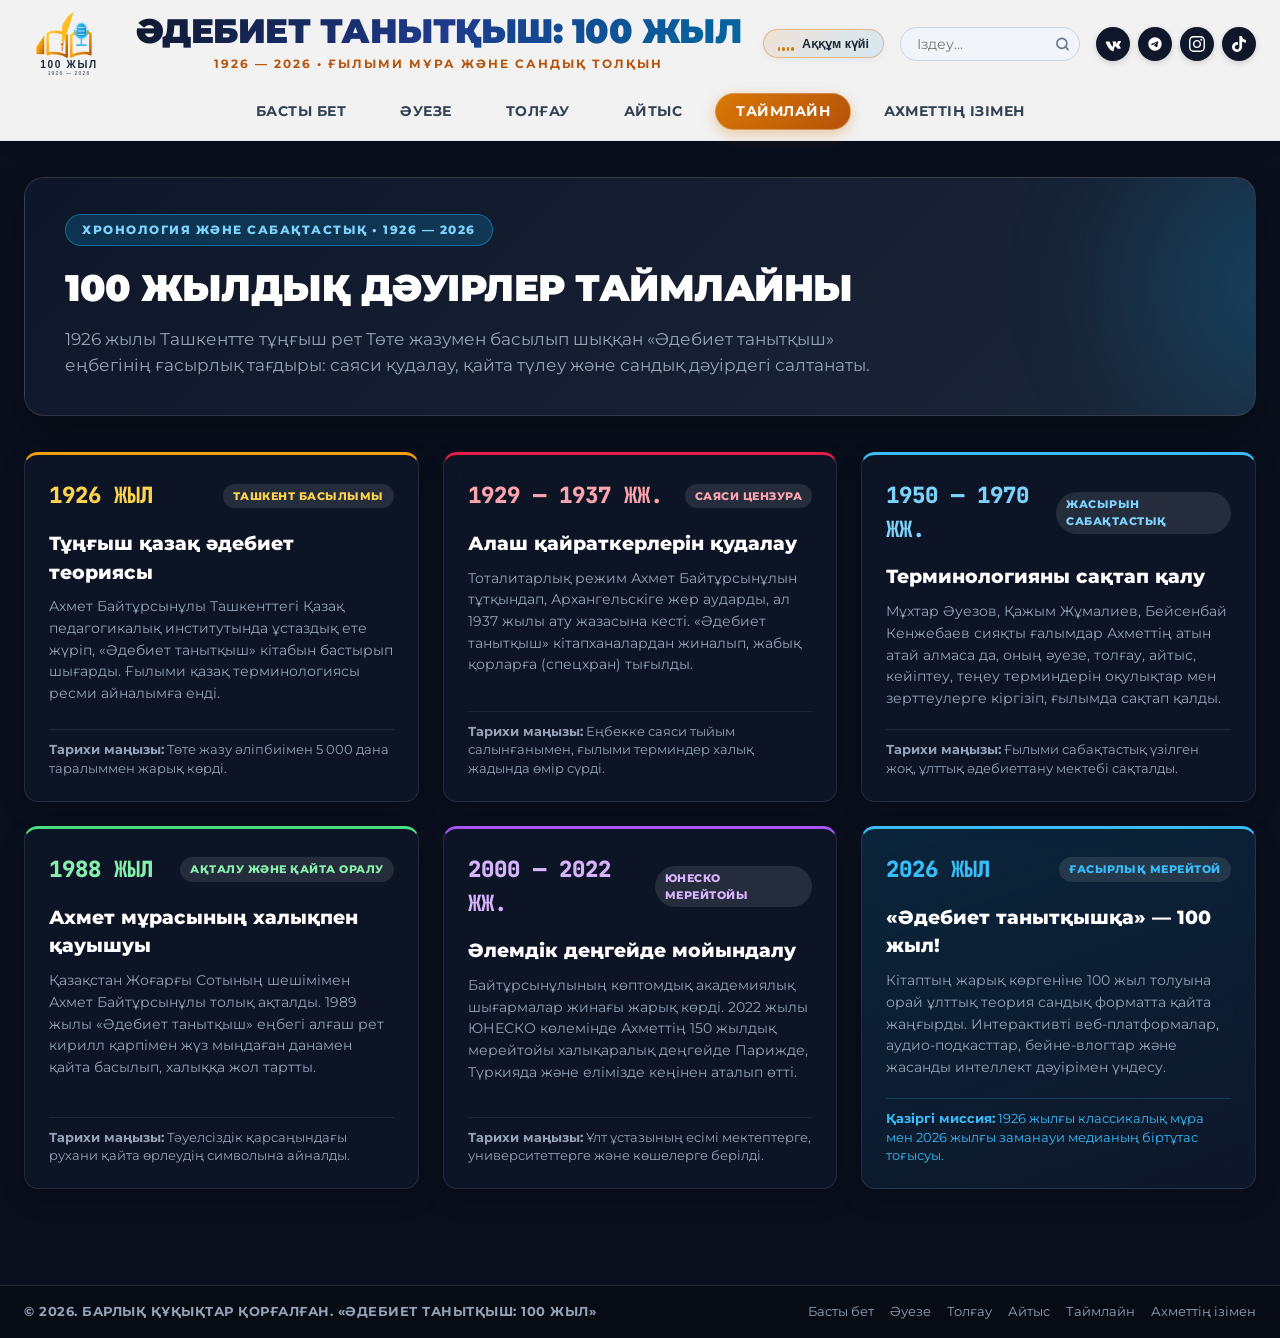
<file: timeline.html>
<!DOCTYPE html>
<html lang="kk">
<head>
  <meta charset="UTF-8">
  <meta name="viewport" content="width=device-width, initial-scale=1.0">
  <title>Таймлайн | Әдебиет танытқыш: 100 жыл</title>
  <meta name="description" content="1926 — 2026: «Әдебиет танытқыштың» 100 жылдық даму жолы, тарихи белестері және сандық сабақтастығы.">

  <!-- Google Fonts -->
  <link rel="preconnect" href="https://fonts.googleapis.com">
  <link rel="preconnect" href="https://fonts.gstatic.com" crossorigin>
  <link href="https://fonts.googleapis.com/css2?family=Cormorant+Garamond:ital,wght@0,600;0,700;1,600&family=JetBrains+Mono:wght@500;700;800&family=Montserrat:wght@400;500;600;700;800;900&family=Playfair+Display:ital,wght@0,600;0,700;1,500;1,600&display=swap" rel="stylesheet">

  <link rel="stylesheet" href="css/style.css">
</head>
<body>

  <!-- HEADER -->
  <header class="site-header">
    <div class="header-inner">
      <div class="header-top">
        <a href="index.html" class="brand-link" title="Басты бетке өту">
          <img src="assets/icons/logo_100.svg" alt="100 Жыл эмблемасы" class="brand-logo-img">
        </a>
        <div class="brand-title-wrap">
          <h1 class="brand-main-title">ӘДЕБИЕТ ТАНЫТҚЫШ: 100 ЖЫЛ</h1>
          <span class="brand-sub-badge">1926 — 2026 • ҒЫЛЫМИ МҰРА ЖӘНЕ САНДЫҚ ТОЛҚЫН</span>
        </div>
        <div class="header-actions-right">
          <button class="header-sound-btn" id="headerSoundBtn" title="«Аққұм» күйін қосу / кідірту">
            <span class="mini-eq">
              <span class="mini-eq-bar"></span>
              <span class="mini-eq-bar"></span>
              <span class="mini-eq-bar"></span>
              <span class="mini-eq-bar"></span>
            </span>
            <span>Аққұм күйі</span>
          </button>

          <div class="search-box">
            <input type="text" class="search-input" id="globalSearchInput" placeholder="Іздеу..." aria-label="Сайт бойынша іздеу">
            <button class="search-btn" id="globalSearchBtn" aria-label="Іздеу">
              <svg width="15" height="15" viewBox="0 0 24 24" fill="none" stroke="currentColor" stroke-width="2.5" stroke-linecap="round" stroke-linejoin="round">
                <circle cx="11" cy="11" r="8"></circle>
                <line x1="21" y1="21" x2="16.65" y2="16.65"></line>
              </svg>
            </button>
          </div>
          <div class="social-links">
            <a href="https://vk.com" target="_blank" rel="noopener" class="social-icon-btn" title="VK"><svg viewBox="0 0 24 24"><path d="M13.162 18.994c.609 0 .858-.406.851-.915-.072-1.785.748-2.502 1.637-2.502.664 0 .934.348 1.488 1.25.753 1.226 1.408 2.167 2.656 2.167h2.906c.725 0 1.134-.378.925-1.077-.384-1.282-2.182-3.237-2.434-3.593-.342-.483-.244-.704 0-1.107.03-.049 2.503-3.606 2.766-4.908.136-.677-.246-.916-.848-.916h-2.906c-.503 0-.742.268-.925.704-.492 1.171-1.397 3.037-2.025 3.524-.265.205-.386.136-.386-.239V9.113c0-.623-.179-.916-.704-.916h-4.577c-.389 0-.616.292-.616.571 0 .612.894.754.985 2.477v3.743c0 .819-.148.968-.471.968-.865 0-2.973-3.136-4.223-6.721-.24-.691-.482-.916-1.116-.916H2.175c-.777 0-.933.364-.933.766 0 .717.917 4.272 4.269 8.971 2.235 3.134 5.385 4.938 8.243 4.938h-.592z"/></svg></a>
            <a href="https://t.me" target="_blank" rel="noopener" class="social-icon-btn" title="Telegram"><svg viewBox="0 0 24 24"><path d="M12 2C6.48 2 2 6.48 2 12s4.48 10 10 10 10-4.48 10-10S17.52 2 12 2zm4.64 6.8c-.15 1.58-.8 5.42-1.13 7.19-.14.75-.42 1-.68 1.03-.58.05-1.02-.38-1.58-.75-.88-.58-1.38-.94-2.23-1.5-.99-.65-.35-1.01.22-1.59.15-.15 2.71-2.48 2.76-2.69a.2.2 0 00-.05-.18c-.06-.05-.14-.03-.21-.02-.09.02-1.49.95-4.22 2.79-.4.27-.76.41-1.08.4-.36-.01-1.04-.2-1.55-.37-.63-.2-1.12-.31-1.08-.66.02-.18.27-.36.74-.55 2.92-1.27 4.86-2.11 5.83-2.52 2.77-1.18 3.35-1.38 3.73-1.39.08 0 .27.02.39.12.1.08.13.19.14.27-.01.06.01.24 0 .36z"/></svg></a>
            <a href="https://instagram.com" target="_blank" rel="noopener" class="social-icon-btn" title="Instagram"><svg viewBox="0 0 24 24"><path d="M12 2.163c3.204 0 3.584.012 4.85.07 3.252.148 4.771 1.691 4.919 4.919.058 1.265.069 1.645.069 4.849 0 3.205-.012 3.584-.069 4.849-.149 3.225-1.664 4.771-4.919 4.919-1.266.058-1.644.07-4.85.07-3.204 0-3.584-.012-4.849-.07-3.26-.149-4.771-1.699-4.919-4.92-.058-1.265-.07-1.644-.07-4.849 0-3.204.013-3.583.07-4.849.149-3.227 1.664-4.771 4.919-4.919 1.266-.057 1.645-.069 4.849-.069zm0-2.163c-3.259 0-3.667.014-4.947.072-4.358.2-6.78 2.618-6.98 6.98-.059 1.281-.073 1.689-.073 4.948 0 3.259.014 3.668.072 4.948.2 4.358 2.618 6.78 6.98 6.98 1.281.058 1.689.072 4.948.072 3.259 0 3.668-.014 4.948-.072 4.354-.2 6.782-2.618 6.979-6.98.059-1.28.073-1.689.073-4.948 0-3.259-.014-3.667-.072-4.947-.196-4.354-2.617-6.78-6.979-6.98-1.281-.059-1.69-.073-4.949-.073zm0 5.838c-3.403 0-6.162 2.759-6.162 6.162s2.759 6.163 6.162 6.163 6.162-2.759 6.162-6.163c0-3.403-2.759-6.162-6.162-6.162zm0 10.162c-2.209 0-4-1.79-4-4 0-2.209 1.791-4 4-4s4 1.791 4 4c0 2.21-1.791 4-4 4zm6.406-11.845c-.796 0-1.441.645-1.441 1.44s.645 1.44 1.441 1.44c.795 0 1.439-.645 1.439-1.44s-.644-1.44-1.439-1.44z"/></svg></a>
            <a href="https://tiktok.com" target="_blank" rel="noopener" class="social-icon-btn" title="TikTok"><svg viewBox="0 0 24 24"><path d="M12.525.02c1.31-.02 2.61-.01 3.91-.02.08 1.53.63 3.09 1.75 4.17 1.12 1.11 2.7 1.62 4.24 1.79v4.03c-1.44-.05-2.89-.35-4.2-.97-.57-.26-1.1-.59-1.62-.93-.01 2.92.01 5.84-.02 8.75-.08 1.4-.54 2.79-1.35 3.94-1.31 1.92-3.58 3.17-5.91 3.21-1.43.08-2.86-.31-4.08-1.03-2.02-1.19-3.44-3.37-3.65-5.71-.02-.5-.03-1-.01-1.49.18-1.9 1.12-3.72 2.58-4.96 1.66-1.44 3.98-2.13 6.15-1.72.02 1.48-.04 2.96-.04 4.44-.99-.32-2.15-.23-3.02.37-.63.41-1.11 1.04-1.36 1.75-.21.51-.24 1.07-.14 1.61.24 1.64 1.82 3.02 3.5 2.87 1.12-.01 2.19-.66 2.77-1.61.19-.33.4-.67.41-1.06.1-1.79.06-3.57.07-5.36.01-4.03-.01-8.05.02-12.07z"/></svg></a>
          </div>
        </div>
      </div>

      <nav class="nav-pills-bar" aria-label="Басты навигация">
        <a href="index.html" class="nav-pill-btn">БАСТЫ БЕТ</a>
        <a href="aueze.html" class="nav-pill-btn">ӘУЕЗЕ</a>
        <a href="tolgau.html" class="nav-pill-btn">ТОЛҒАУ</a>
        <a href="aitys.html" class="nav-pill-btn">АЙТЫС</a>
        <a href="timeline.html" class="nav-pill-btn active">ТАЙМЛАЙН</a>
        <a href="izimen.html" class="nav-pill-btn">АХМЕТТІҢ ІЗІМЕН</a>
      </nav>
    </div>
  </header>

  <!-- MAIN CONTENT -->
  <main class="inner-page-main">
    <div class="page-hero-banner">
      <span class="page-category-badge badge-cyan">ХРОНОЛОГИЯ ЖӘНЕ САБАҚТАСТЫҚ • 1926 — 2026</span>
      <h2 class="page-main-heading">100 ЖЫЛДЫҚ ДӘУІРЛЕР ТАЙМЛАЙНЫ</h2>
      <p class="page-lead-text">
        1926 жылы Ташкентте тұңғыш рет Төте жазумен басылып шыққан «Әдебиет танытқыш» еңбегінің ғасырлық тағдыры: саяси қудалау, қайта түлеу және сандық дәуірдегі салтанаты.
      </p>
    </div>

    <!-- ТАЙМЛАЙНДЫҚ НЕГІЗГІ БЕЛЕСТЕР ТОРЫ (ТОЛЫҚ КОНТЕНТ) -->
    <div class="inner-cards-grid" style="grid-template-columns: repeat(auto-fit, minmax(360px, 1fr));">
      
      <!-- 1926 -->
      <div class="placeholder-card" style="border-top: 3px solid #F59E0B;">
        <div class="placeholder-card-header">
          <span style="font-family: var(--font-mono); font-size: 1.4rem; font-weight: 900; color: #FCD34D;">1926 ЖЫЛ</span>
          <span class="status-pill" style="color: #FCD34D; border-color: #F59E0B;">ТАШКЕНТ БАСЫЛЫМЫ</span>
        </div>
        <h3 class="placeholder-card-title">Тұңғыш қазақ әдебиет теориясы</h3>
        <p class="placeholder-card-desc">
          Ахмет Байтұрсынұлы Ташкенттегі Қазақ педагогикалық институтында ұстаздық ете жүріп, «Әдебиет танытқыш» кітабын бастырып шығарды. Ғылыми қазақ терминологиясы ресми айналымға енді.
        </p>
        <div style="font-size: 0.82rem; color: #94A3B8; line-height: 1.4; border-top: 1px solid rgba(255,255,255,0.08); padding-top: 10px;">
          <strong>Тарихи маңызы:</strong> Төте жазу әліпбиімен 5 000 дана таралыммен жарық көрді.
        </div>
      </div>

      <!-- 1929-1937 -->
      <div class="placeholder-card" style="border-top: 3px solid #E11D48;">
        <div class="placeholder-card-header">
          <span style="font-family: var(--font-mono); font-size: 1.4rem; font-weight: 900; color: #FDA4AF;">1929 — 1937 ЖЖ.</span>
          <span class="status-pill" style="color: #FDA4AF; border-color: #E11D48;">САЯСИ ЦЕНЗУРА</span>
        </div>
        <h3 class="placeholder-card-title">Алаш қайраткерлерін қудалау</h3>
        <p class="placeholder-card-desc">
          Тоталитарлық режим Ахмет Байтұрсынұлын тұтқындап, Архангельскіге жер аударды, ал 1937 жылы ату жазасына кесті. «Әдебиет танытқыш» кітапханалардан жиналып, жабық қорларға (спецхран) тығылды.
        </p>
        <div style="font-size: 0.82rem; color: #94A3B8; line-height: 1.4; border-top: 1px solid rgba(255,255,255,0.08); padding-top: 10px;">
          <strong>Тарихи маңызы:</strong> Еңбекке саяси тыйым салынғанымен, ғылыми терминдер халық жадында өмір сүрді.
        </div>
      </div>

      <!-- 1950-1970 -->
      <div class="placeholder-card" style="border-top: 3px solid #38BDF8;">
        <div class="placeholder-card-header">
          <span style="font-family: var(--font-mono); font-size: 1.4rem; font-weight: 900; color: #7DD3FC;">1950 — 1970 ЖЖ.</span>
          <span class="status-pill" style="color: #7DD3FC; border-color: #0284C7;">ЖАСЫРЫН САБАҚТАСТЫҚ</span>
        </div>
        <h3 class="placeholder-card-title">Терминологияны сақтап қалу</h3>
        <p class="placeholder-card-desc">
          Мұхтар Әуезов, Қажым Жұмалиев, Бейсенбай Кенжебаев сияқты ғалымдар Ахметтің атын атай алмаса да, оның әуезе, толғау, айтыс, кейіптеу, теңеу терминдерін оқулықтар мен зерттеулерге кіргізіп, ғылымда сақтап қалды.
        </p>
        <div style="font-size: 0.82rem; color: #94A3B8; line-height: 1.4; border-top: 1px solid rgba(255,255,255,0.08); padding-top: 10px;">
          <strong>Тарихи маңызы:</strong> Ғылыми сабақтастық үзілген жоқ, ұлттық әдебиеттану мектебі сақталды.
        </div>
      </div>

      <!-- 1988 -->
      <div class="placeholder-card" style="border-top: 3px solid #4ADE80;">
        <div class="placeholder-card-header">
          <span style="font-family: var(--font-mono); font-size: 1.4rem; font-weight: 900; color: #86EFAC;">1988 ЖЫЛ</span>
          <span class="status-pill" style="color: #86EFAC; border-color: #22C55E;">АҚТАЛУ ЖӘНЕ ҚАЙТА ОРАЛУ</span>
        </div>
        <h3 class="placeholder-card-title">Ахмет мұрасының халықпен қауышуы</h3>
        <p class="placeholder-card-desc">
          Қазақстан Жоғарғы Сотының шешімімен Ахмет Байтұрсынұлы толық ақталды. 1989 жылы «Әдебиет танытқыш» еңбегі алғаш рет кирилл қарпімен жүз мыңдаған данамен қайта басылып, халыққа жол тартты.
        </p>
        <div style="font-size: 0.82rem; color: #94A3B8; line-height: 1.4; border-top: 1px solid rgba(255,255,255,0.08); padding-top: 10px;">
          <strong>Тарихи маңызы:</strong> Тәуелсіздік қарсаңындағы рухани қайта өрлеудің символына айналды.
        </div>
      </div>

      <!-- 2000-2022 -->
      <div class="placeholder-card" style="border-top: 3px solid #A855F7;">
        <div class="placeholder-card-header">
          <span style="font-family: var(--font-mono); font-size: 1.4rem; font-weight: 900; color: #D8B4FE;">2000 — 2022 ЖЖ.</span>
          <span class="status-pill" style="color: #D8B4FE; border-color: #9333EA;">ЮНЕСКО МЕРЕЙТОЙЫ</span>
        </div>
        <h3 class="placeholder-card-title">Әлемдік деңгейде мойындалу</h3>
        <p class="placeholder-card-desc">
          Байтұрсынұлының көптомдық академиялық шығармалар жинағы жарық көрді. 2022 жылы ЮНЕСКО көлемінде Ахметтің 150 жылдық мерейтойы халықаралық деңгейде Парижде, Түркияда және елімізде кеңінен аталып өтті.
        </p>
        <div style="font-size: 0.82rem; color: #94A3B8; line-height: 1.4; border-top: 1px solid rgba(255,255,255,0.08); padding-top: 10px;">
          <strong>Тарихи маңызы:</strong> Ұлт ұстазының есімі мектептерге, университеттерге және көшелерге берілді.
        </div>
      </div>

      <!-- 2026 -->
      <div class="placeholder-card" style="border-top: 3px solid #38BDF8; background: linear-gradient(160deg, rgba(14, 165, 233, 0.15) 0%, rgba(15, 23, 42, 0.95) 100%);">
        <div class="placeholder-card-header">
          <span style="font-family: var(--font-mono); font-size: 1.4rem; font-weight: 900; color: #38BDF8;">2026 ЖЫЛ</span>
          <span class="status-pill" style="color: #38BDF8; border-color: #0EA5E9;">ҒАСЫРЛЫҚ МЕРЕЙТОЙ</span>
        </div>
        <h3 class="placeholder-card-title">«Әдебиет танытқышқа» — 100 жыл!</h3>
        <p class="placeholder-card-desc">
          Кітаптың жарық көргеніне 100 жыл толуына орай ұлттық теория сандық форматта қайта жаңғырды. Интерактивті веб-платформалар, аудио-подкасттар, бейне-влогтар және жасанды интеллект дәуірімен үндесу.
        </p>
        <div style="font-size: 0.82rem; color: #38BDF8; line-height: 1.4; border-top: 1px solid rgba(56, 189, 248, 0.2); padding-top: 10px;">
          <strong>Қазіргі миссия:</strong> 1926 жылғы классикалық мұра мен 2026 жылғы заманауи медианың біртұтас тоғысуы.
        </div>
      </div>

    </div>
  </main>

  <!-- FOOTER -->
  <footer class="site-footer">
    <div class="footer-inner">
      <div class="footer-copy">© 2026. БАРЛЫҚ ҚҰҚЫҚТАР ҚОРҒАЛҒАН. «ӘДЕБИЕТ ТАНЫТҚЫШ: 100 ЖЫЛ»</div>
      <div class="footer-links">
        <a href="index.html" class="footer-link">Басты бет</a>
        <a href="aueze.html" class="footer-link">Әуезе</a>
        <a href="tolgau.html" class="footer-link">Толғау</a>
        <a href="aitys.html" class="footer-link">Айтыс</a>
        <a href="timeline.html" class="footer-link">Таймлайн</a>
        <a href="izimen.html" class="footer-link">Ахметтің ізімен</a>
      </div>
    </div>
  </footer>


  <!-- Іздеу модалі -->
  <div class="modal-overlay" id="searchModalOverlay">
    <div class="modal-window">
      <button class="modal-close-btn" id="searchModalClose" aria-label="Жабу">×</button>
      <div style="padding: 24px; border-bottom: 1px solid rgba(255,255,255,0.1);">
        <h3 style="color: #FFFFFF; font-size: 1.2rem; font-weight: 800; margin-bottom: 12px;">Сайт бойынша іздеу</h3>
        <input type="text" id="modalSearchField" placeholder="Тақырыпты немесе кілт сөзді жазыңыз..." style="width: 100%; padding: 12px 18px; border-radius: 9999px; background: #1E293B; border: 1px solid #38BDF8; color: #FFF; outline: none; font-size: 0.95rem;">
      </div>
      <div id="searchResultsList" style="max-height: 360px; overflow-y: auto;"></div>
    </div>
  </div>

  <script src="js/main.js"></script>
</body>
</html>
</file>
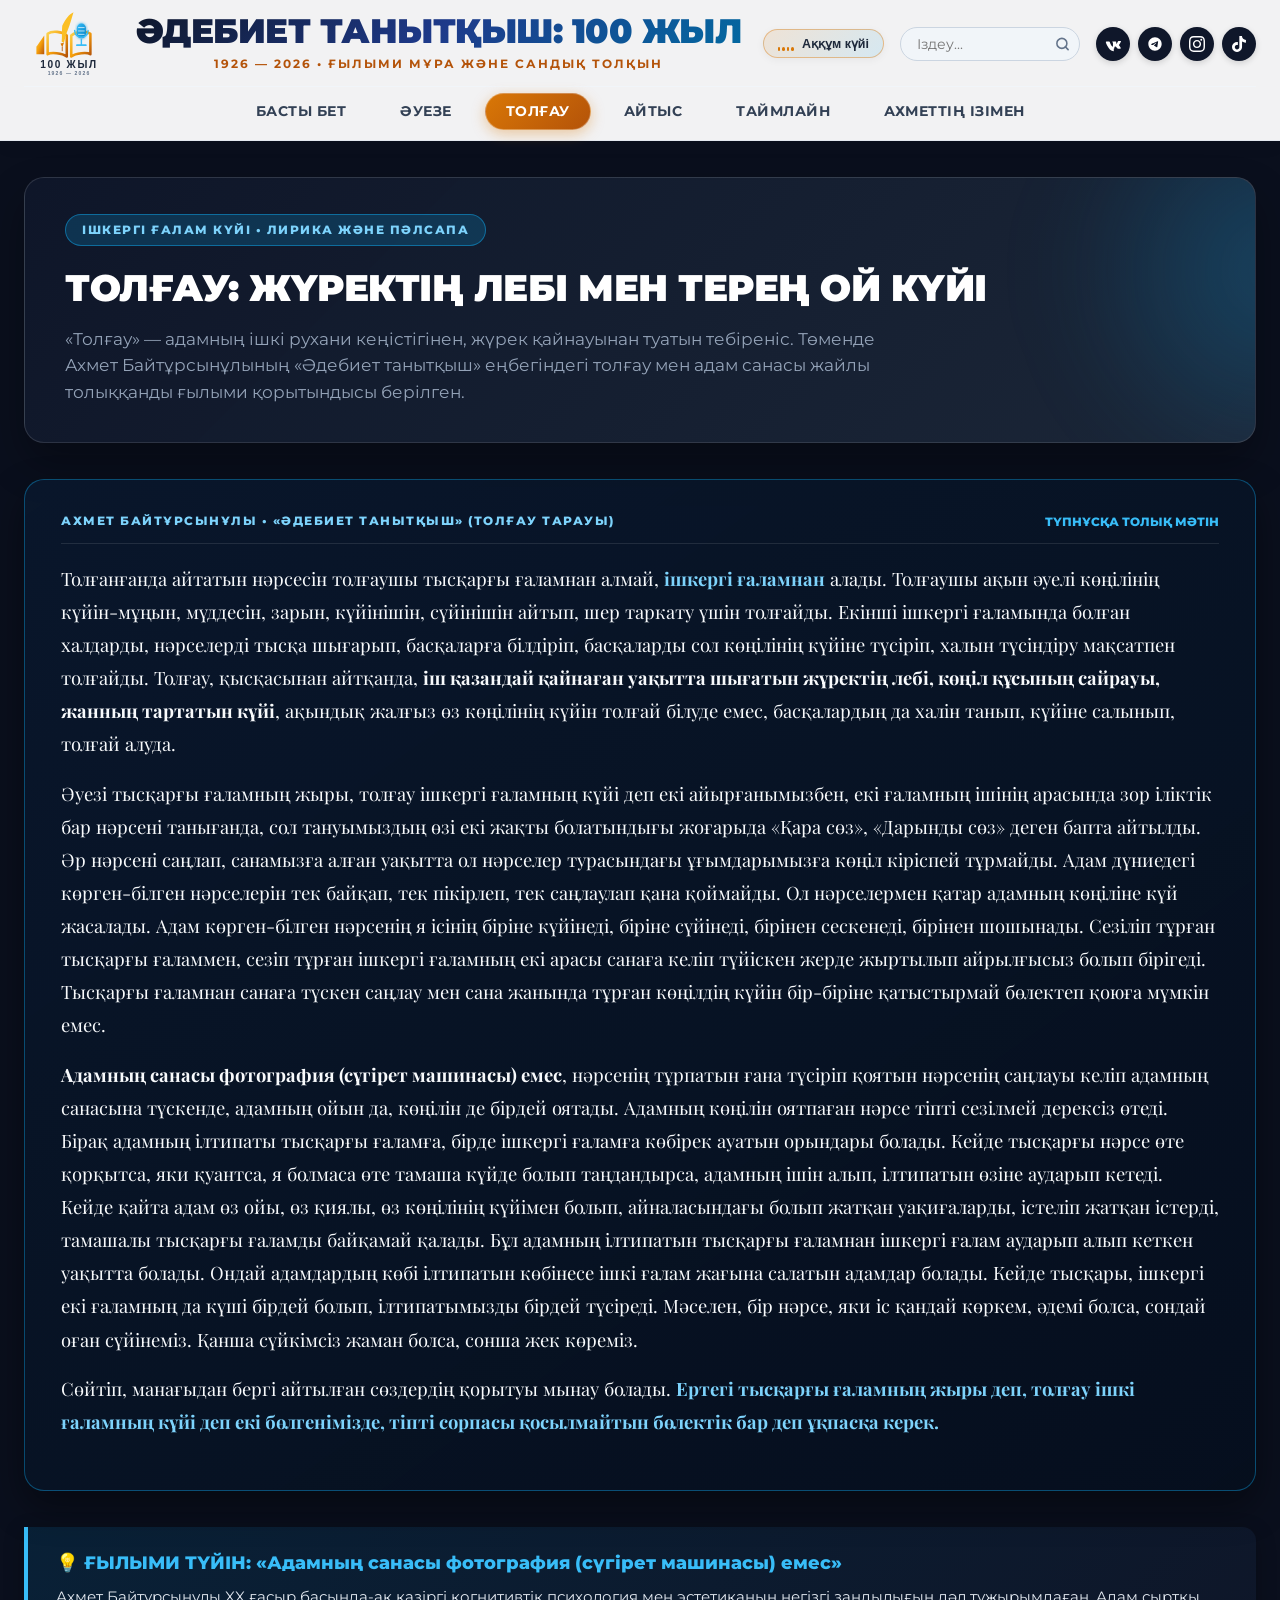
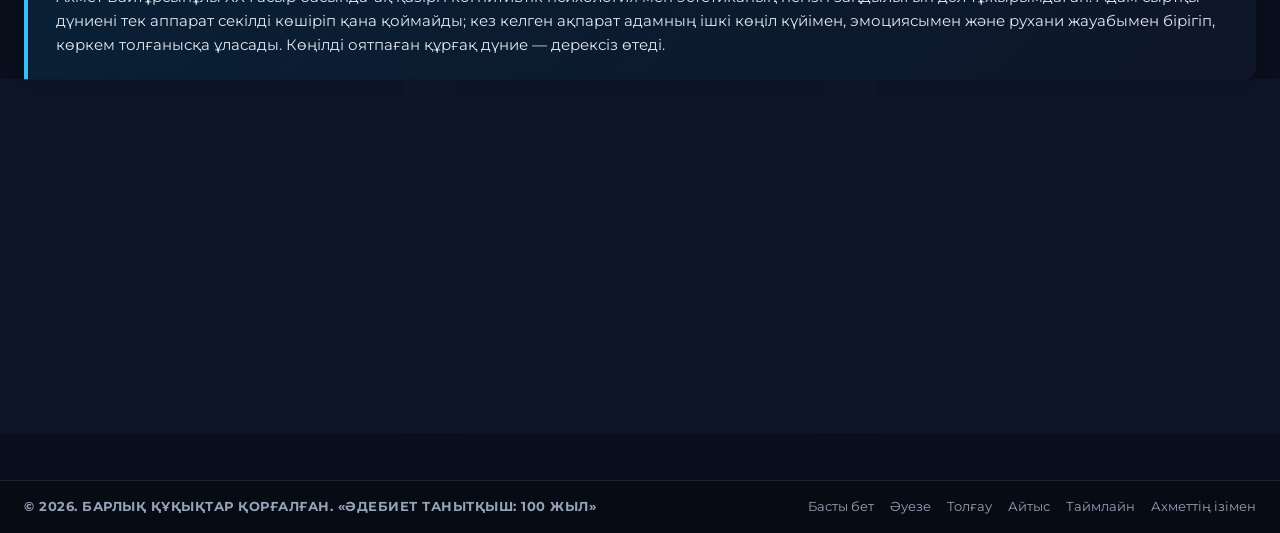
<file: tolgau.html>
<!DOCTYPE html>
<html lang="kk">
<head>
  <meta charset="UTF-8">
  <meta name="viewport" content="width=device-width, initial-scale=1.0">
  <title>Толғау | Әдебиет танытқыш: 100 жыл</title>
  <meta name="description" content="Толғау: Ішкергі ғаламның күйі. Жүректің лебі, көңіл құсының сайрауы және адам санасы мен көңіл түйісуі.">

  <!-- Google Fonts -->
  <link rel="preconnect" href="https://fonts.googleapis.com">
  <link rel="preconnect" href="https://fonts.gstatic.com" crossorigin>
  <link href="https://fonts.googleapis.com/css2?family=Cormorant+Garamond:ital,wght@0,600;0,700;1,600&family=JetBrains+Mono:wght@500;700;800&family=Montserrat:wght@400;500;600;700;800;900&family=Playfair+Display:ital,wght@0,600;0,700;1,500;1,600&display=swap" rel="stylesheet">

  <link rel="stylesheet" href="css/style.css">
</head>
<body>

  <!-- HEADER -->
  <header class="site-header">
    <div class="header-inner">
      <div class="header-top">
        <a href="index.html" class="brand-link" title="Басты бетке өту">
          <img src="assets/icons/logo_100.svg" alt="100 Жыл эмблемасы" class="brand-logo-img">
        </a>
        <div class="brand-title-wrap">
          <h1 class="brand-main-title">ӘДЕБИЕТ ТАНЫТҚЫШ: 100 ЖЫЛ</h1>
          <span class="brand-sub-badge">1926 — 2026 • ҒЫЛЫМИ МҰРА ЖӘНЕ САНДЫҚ ТОЛҚЫН</span>
        </div>
        <div class="header-actions-right">
          <!-- «Аққұм» күйінің батырмасы мен мини-эквалайзері -->
          <button class="header-sound-btn" id="headerSoundBtn" title="«Аққұм» күйін қосу / кідірту">
            <span class="mini-eq">
              <span class="mini-eq-bar"></span>
              <span class="mini-eq-bar"></span>
              <span class="mini-eq-bar"></span>
              <span class="mini-eq-bar"></span>
            </span>
            <span>Аққұм күйі</span>
          </button>

          <div class="search-box">
            <input type="text" class="search-input" id="globalSearchInput" placeholder="Іздеу..." aria-label="Сайт бойынша іздеу">
            <button class="search-btn" id="globalSearchBtn" aria-label="Іздеу">
              <svg width="15" height="15" viewBox="0 0 24 24" fill="none" stroke="currentColor" stroke-width="2.5" stroke-linecap="round" stroke-linejoin="round">
                <circle cx="11" cy="11" r="8"></circle>
                <line x1="21" y1="21" x2="16.65" y2="16.65"></line>
              </svg>
            </button>
          </div>
          <div class="social-links">
            <a href="https://vk.com" target="_blank" rel="noopener" class="social-icon-btn" title="VK"><svg viewBox="0 0 24 24"><path d="M13.162 18.994c.609 0 .858-.406.851-.915-.072-1.785.748-2.502 1.637-2.502.664 0 .934.348 1.488 1.25.753 1.226 1.408 2.167 2.656 2.167h2.906c.725 0 1.134-.378.925-1.077-.384-1.282-2.182-3.237-2.434-3.593-.342-.483-.244-.704 0-1.107.03-.049 2.503-3.606 2.766-4.908.136-.677-.246-.916-.848-.916h-2.906c-.503 0-.742.268-.925.704-.492 1.171-1.397 3.037-2.025 3.524-.265.205-.386.136-.386-.239V9.113c0-.623-.179-.916-.704-.916h-4.577c-.389 0-.616.292-.616.571 0 .612.894.754.985 2.477v3.743c0 .819-.148.968-.471.968-.865 0-2.973-3.136-4.223-6.721-.24-.691-.482-.916-1.116-.916H2.175c-.777 0-.933.364-.933.766 0 .717.917 4.272 4.269 8.971 2.235 3.134 5.385 4.938 8.243 4.938h-.592z"/></svg></a>
            <a href="https://t.me" target="_blank" rel="noopener" class="social-icon-btn" title="Telegram"><svg viewBox="0 0 24 24"><path d="M12 2C6.48 2 2 6.48 2 12s4.48 10 10 10 10-4.48 10-10S17.52 2 12 2zm4.64 6.8c-.15 1.58-.8 5.42-1.13 7.19-.14.75-.42 1-.68 1.03-.58.05-1.02-.38-1.58-.75-.88-.58-1.38-.94-2.23-1.5-.99-.65-.35-1.01.22-1.59.15-.15 2.71-2.48 2.76-2.69a.2.2 0 00-.05-.18c-.06-.05-.14-.03-.21-.02-.09.02-1.49.95-4.22 2.79-.4.27-.76.41-1.08.4-.36-.01-1.04-.2-1.55-.37-.63-.2-1.12-.31-1.08-.66.02-.18.27-.36.74-.55 2.92-1.27 4.86-2.11 5.83-2.52 2.77-1.18 3.35-1.38 3.73-1.39.08 0 .27.02.39.12.1.08.13.19.14.27-.01.06.01.24 0 .36z"/></svg></a>
            <a href="https://instagram.com" target="_blank" rel="noopener" class="social-icon-btn" title="Instagram"><svg viewBox="0 0 24 24"><path d="M12 2.163c3.204 0 3.584.012 4.85.07 3.252.148 4.771 1.691 4.919 4.919.058 1.265.069 1.645.069 4.849 0 3.205-.012 3.584-.069 4.849-.149 3.225-1.664 4.771-4.919 4.919-1.266.058-1.644.07-4.85.07-3.204 0-3.584-.012-4.849-.07-3.26-.149-4.771-1.699-4.919-4.92-.058-1.265-.07-1.644-.07-4.849 0-3.204.013-3.583.07-4.849.149-3.227 1.664-4.771 4.919-4.919 1.266-.057 1.645-.069 4.849-.069zm0-2.163c-3.259 0-3.667.014-4.947.072-4.358.2-6.78 2.618-6.98 6.98-.059 1.281-.073 1.689-.073 4.948 0 3.259.014 3.668.072 4.948.2 4.358 2.618 6.78 6.98 6.98 1.281.058 1.689.072 4.948.072 3.259 0 3.668-.014 4.948-.072 4.354-.2 6.782-2.618 6.979-6.98.059-1.28.073-1.689.073-4.948 0-3.259-.014-3.667-.072-4.947-.196-4.354-2.617-6.78-6.979-6.98-1.281-.059-1.69-.073-4.949-.073zm0 5.838c-3.403 0-6.162 2.759-6.162 6.162s2.759 6.163 6.162 6.163 6.162-2.759 6.162-6.163c0-3.403-2.759-6.162-6.162-6.162zm0 10.162c-2.209 0-4-1.79-4-4 0-2.209 1.791-4 4-4s4 1.791 4 4c0 2.21-1.791 4-4 4zm6.406-11.845c-.796 0-1.441.645-1.441 1.44s.645 1.44 1.441 1.44c.795 0 1.439-.645 1.439-1.44s-.644-1.44-1.439-1.44z"/></svg></a>
            <a href="https://tiktok.com" target="_blank" rel="noopener" class="social-icon-btn" title="TikTok"><svg viewBox="0 0 24 24"><path d="M12.525.02c1.31-.02 2.61-.01 3.91-.02.08 1.53.63 3.09 1.75 4.17 1.12 1.11 2.7 1.62 4.24 1.79v4.03c-1.44-.05-2.89-.35-4.2-.97-.57-.26-1.1-.59-1.62-.93-.01 2.92.01 5.84-.02 8.75-.08 1.4-.54 2.79-1.35 3.94-1.31 1.92-3.58 3.17-5.91 3.21-1.43.08-2.86-.31-4.08-1.03-2.02-1.19-3.44-3.37-3.65-5.71-.02-.5-.03-1-.01-1.49.18-1.9 1.12-3.72 2.58-4.96 1.66-1.44 3.98-2.13 6.15-1.72.02 1.48-.04 2.96-.04 4.44-.99-.32-2.15-.23-3.02.37-.63.41-1.11 1.04-1.36 1.75-.21.51-.24 1.07-.14 1.61.24 1.64 1.82 3.02 3.5 2.87 1.12-.01 2.19-.66 2.77-1.61.19-.33.4-.67.41-1.06.1-1.79.06-3.57.07-5.36.01-4.03-.01-8.05.02-12.07z"/></svg></a>
          </div>
        </div>
      </div>

      <nav class="nav-pills-bar" aria-label="Басты навигация">
        <a href="index.html" class="nav-pill-btn">БАСТЫ БЕТ</a>
        <a href="aueze.html" class="nav-pill-btn">ӘУЕЗЕ</a>
        <a href="tolgau.html" class="nav-pill-btn active">ТОЛҒАУ</a>
        <a href="aitys.html" class="nav-pill-btn">АЙТЫС</a>
        <a href="timeline.html" class="nav-pill-btn">ТАЙМЛАЙН</a>
        <a href="izimen.html" class="nav-pill-btn">АХМЕТТІҢ ІЗІМЕН</a>
      </nav>
    </div>
  </header>

  <!-- MAIN CONTENT -->
  <main class="inner-page-main">
    <div class="page-hero-banner">
      <span class="page-category-badge badge-cyan">ІШКЕРГІ ҒАЛАМ КҮЙІ • ЛИРИКА ЖӘНЕ ПӘЛСАПА</span>
      <h2 class="page-main-heading">ТОЛҒАУ: ЖҮРЕКТІҢ ЛЕБІ МЕН ТЕРЕҢ ОЙ КҮЙІ</h2>
      <p class="page-lead-text">
        «Толғау» — адамның ішкі рухани кеңістігінен, жүрек қайнауынан туатын тебіреніс. Төменде Ахмет Байтұрсынұлының «Әдебиет танытқыш» еңбегіндегі толғау мен адам санасы жайлы толыққанды ғылыми қорытындысы берілген.
      </p>
    </div>

    <!-- ТҮПНҰСҚА ТОЛЫҚ МӘТІН (БАРЛЫҚ 4 АБЗАЦ) -->
    <div class="authentic-quote-panel cyan-theme">
      <div class="quote-ornament-header">
        <span class="quote-source-badge">АХМЕТ БАЙТҰРСЫНҰЛЫ • «ӘДЕБИЕТ ТАНЫТҚЫШ» (ТОЛҒАУ ТАРАУЫ)</span>
        <span style="font-size: 0.75rem; color: #38BDF8; font-weight: 800;">ТҮПНҰСҚА ТОЛЫҚ МӘТІН</span>
      </div>

      <div class="verbatim-text-block">
        <!-- 1-Абзац -->
        <p>
          Толғанғанда айтатын нәрсесін толғаушы тысқарғы ғаламнан алмай, <em>ішкергі ғаламнан</em> алады. Толғаушы ақын әуелі көңілінің күйін-мұңын, мүддесін, зарын, күйінішін, сүйінішін айтып, шер таркату үшін толғайды. Екінші ішкергі ғаламында болған халдарды, нәрселерді тысқа шығарып, басқаларға білдіріп, басқаларды сол көңілінің күйіне түсіріп, халын түсіндіру мақсатпен толғайды. Толғау, қысқасынан айтқанда, <strong>іш қазандай қайнаған уақытта шығатын жүректің лебі, көңіл құсының сайрауы, жанның тартатын күйі</strong>, ақындық жалғыз өз көңілінің күйін толғай білуде емес, басқалардың да халін танып, күйіне салынып, толғай алуда.
        </p>

        <!-- 2-Абзац -->
        <p>
          Әуезі тысқарғы ғаламның жыры, толғау ішкергі ғаламның күйі деп екі айырғанымызбен, екі ғаламның ішінің арасында зор іліктік бар нәрсені танығанда, сол тануымыздың өзі екі жақты болатындығы жоғарыда «Қара сөз», «Дарынды сөз» деген бапта айтылды. Әр нәрсені саңлап, санамызға алған уақытта ол нәрселер турасындағы ұғымдарымызға көңіл кіріспей тұрмайды. Адам дүниедегі көрген-білген нәрселерін тек байқап, тек пікірлеп, тек саңлаулап қана қоймайды. Ол нәрселермен қатар адамның көңіліне күй жасалады. Адам көрген-білген нәрсенің я ісінің біріне күйінеді, біріне сүйінеді, бірінен сескенеді, бірінен шошынады. Сезіліп тұрған тысқарғы ғаламмен, сезіп тұрған ішкергі ғаламның екі арасы санаға келіп түйіскен жерде жыртылып айрылғысыз болып бірігеді. Тысқарғы ғаламнан санаға түскен саңлау мен сана жанында тұрған көңілдің күйін бір-біріне қатыстырмай бөлектеп қоюға мүмкін емес.
        </p>

        <!-- 3-Абзац -->
        <p>
          <strong>Адамның санасы фотография (сүгірет машинасы) емес</strong>, нәрсенің тұрпатын ғана түсіріп қоятын нәрсенің саңлауы келіп адамның санасына түскенде, адамның ойын да, көңілін де бірдей оятады. Адамның көңілін оятпаған нәрсе тіпті сезілмей дерексіз өтеді. Бірақ адамның ілтипаты тысқарғы ғаламға, бірде ішкергі ғаламға көбірек ауатын орындары болады. Кейде тысқарғы нәрсе өте қорқытса, яки қуантса, я болмаса өте тамаша күйде болып таңдандырса, адамның ішін алып, ілтипатын өзіне аударып кетеді. Кейде қайта адам өз ойы, өз қиялы, өз көңілінің күйімен болып, айналасындағы болып жатқан уақиғаларды, істеліп жатқан істерді, тамашалы тысқарғы ғаламды байқамай қалады. Бұл адамның ілтипатын тысқарғы ғаламнан ішкергі ғалам аударып алып кеткен уақытта болады. Ондай адамдардың көбі ілтипатын көбінесе ішкі ғалам жағына салатын адамдар болады. Кейде тысқары, ішкергі екі ғаламның да күші бірдей болып, ілтипатымызды бірдей түсіреді. Мәселен, бір нәрсе, яки іс қандай көркем, әдемі болса, сондай оған сүйінеміз. Қанша сүйкімсіз жаман болса, сонша жек көреміз.
        </p>

        <!-- 4-Абзац (Қорытынды) -->
        <p>
          Сөйтіп, манағыдан бергі айтылған сөздердің қорытуы мынау болады. <em>Ертегі тысқарғы ғаламның жыры деп, толғау ішкі ғаламның күйі деп екі бөлгенімізде, тіпті сорпасы қосылмайтын бөлектік бар деп ұқпасқа керек.</em>
        </p>
      </div>
    </div>

    <!-- АРНАЙЫ АКЦЕНТ БЛОГЫ: «АДАМ САНАСЫ — ФОТОГРАФИЯ ЕМЕС» -->
    <div class="philosophical-insight-card">
      <div class="insight-title">
        💡 ҒЫЛЫМИ ТҮЙІН: «Адамның санасы фотография (сүгірет машинасы) емес»
      </div>
      <div class="insight-body">
        Ахмет Байтұрсынұлы XX ғасыр басында-ақ қазіргі когнитивтік психология мен эстетиканың негізгі заңдылығын дәл тұжырымдаған. Адам сыртқы дүниені тек аппарат секілді көшіріп қана қоймайды; кез келген ақпарат адамның ішкі көңіл күйімен, эмоциясымен және рухани жауабымен бірігіп, көркем толғанысқа ұласады. Көңілді оятпаған құрғақ дүние — дерексіз өтеді.
      </div>
    </div>

    <!-- ТОЛҒАУДЫҢ ҮШ ҚЫРЫ (КАРТОЧКАЛАР) -->
    <div class="inner-cards-grid">
      <!-- 1 -->
      <div class="placeholder-card">
        <div class="placeholder-card-header">
          <div class="placeholder-icon-box">
            <svg viewBox="0 0 24 24"><path d="M12 21.35l-1.45-1.32C5.4 15.36 2 12.28 2 8.5 2 5.42 4.42 3 7.5 3c1.74 0 3.41.81 4.5 2.09C13.09 3.81 14.76 3 16.5 3 19.58 3 22 5.42 22 8.5c0 3.78-3.4 6.86-8.55 11.54L12 21.35z"/></svg>
          </div>
          <span class="status-pill" style="color:#38BDF8; border-color:#0284C7;">ШЕР ТАРҚАТУ</span>
        </div>
        <h3 class="placeholder-card-title">Жүректің лебі және катарсис</h3>
        <p class="placeholder-card-desc">
          Толғаушы ақын көкірегіне сыймаған мұң-зарын, қуанышы мен сағынышын сыртқа шығарып, жанын тазартады. Бұл — іш қазандай қайнағанда шығатын табиғи жан айқайы.
        </p>
      </div>

      <!-- 2 -->
      <div class="placeholder-card">
        <div class="placeholder-card-header">
          <div class="placeholder-icon-box">
            <svg viewBox="0 0 24 24"><path d="M16 11c1.66 0 2.99-1.34 2.99-3S17.66 5 16 5c-1.66 0-3 1.34-3 3s1.34 3 3 3zm-8 0c1.66 0 2.99-1.34 2.99-3S9.66 5 8 5C6.34 5 5 6.34 5 8s1.34 3 3 3zm0 2c-2.33 0-7 1.17-7 3.5V19h14v-2.5c0-2.33-4.67-3.5-7-3.5zm8 0c-.29 0-.62.02-.97.05 1.16.84 1.97 1.97 1.97 3.45V19h6v-2.5c0-2.33-4.67-3.5-7-3.5z"/></svg>
          </div>
          <span class="status-pill" style="color:#7DD3FC; border-color:#38BDF8;">ЭМПАТИЯ</span>
        </div>
        <h3 class="placeholder-card-title">Басқаның халіне түсу</h3>
        <p class="placeholder-card-desc">
          Нағыз ақындық жалғыз өз көңіл күйін айту емес, бүкіл халықтың, замандастарының зары мен мұратын өз жүрегінен өткізіп, көптің көкейіндегісін дөп басу.
        </p>
      </div>

      <!-- 3 -->
      <div class="placeholder-card">
        <div class="placeholder-card-header">
          <div class="placeholder-icon-box">
            <svg viewBox="0 0 24 24"><path d="M12 14c1.66 0 2.99-1.34 2.99-3L15 5c0-1.66-1.34-3-3-3S9 3.34 9 5v6c0 1.66 1.34 3 3 3zm5.3-3c0 3-2.54 5.1-5.3 5.1S6.7 14 6.7 11H5c0 3.41 2.72 6.23 6 6.72V21h2v-3.28c3.28-.48 6-3.3 6-6.72h-1.7z"/></svg>
          </div>
          <span class="status-pill" style="color:#4ADE80; border-color:#22C55E;">САНДЫҚ ПОДКАСТ</span>
        </div>
        <h3 class="placeholder-card-title">Толғаудан сандық подкастқа</h3>
        <p class="placeholder-card-desc">
          Бүгінгі авторлық подкаст мәдениеті — толғаудың XXI ғасырдағы тікелей жалғасы. Терең ойларды монолог немесе сырлы сұхбат арқылы аудиторияның құлағына жеткізу.
        </p>
      </div>
    </div>
  </main>

  <!-- FOOTER -->
  <footer class="site-footer">
    <div class="footer-inner">
      <div class="footer-copy">© 2026. БАРЛЫҚ ҚҰҚЫҚТАР ҚОРҒАЛҒАН. «ӘДЕБИЕТ ТАНЫТҚЫШ: 100 ЖЫЛ»</div>
      <div class="footer-links">
        <a href="index.html" class="footer-link">Басты бет</a>
        <a href="aueze.html" class="footer-link">Әуезе</a>
        <a href="tolgau.html" class="footer-link">Толғау</a>
        <a href="aitys.html" class="footer-link">Айтыс</a>
        <a href="timeline.html" class="footer-link">Таймлайн</a>
        <a href="izimen.html" class="footer-link">Ахметтің ізімен</a>
      </div>
    </div>
  </footer>


  <!-- Іздеу модалі -->
  <div class="modal-overlay" id="searchModalOverlay">
    <div class="modal-window">
      <button class="modal-close-btn" id="searchModalClose" aria-label="Жабу">×</button>
      <div style="padding: 24px; border-bottom: 1px solid rgba(255,255,255,0.1);">
        <h3 style="color: #FFFFFF; font-size: 1.2rem; font-weight: 800; margin-bottom: 12px;">Сайт бойынша іздеу</h3>
        <input type="text" id="modalSearchField" placeholder="Тақырыпты немесе кілт сөзді жазыңыз..." style="width: 100%; padding: 12px 18px; border-radius: 9999px; background: #1E293B; border: 1px solid #38BDF8; color: #FFF; outline: none; font-size: 0.95rem;">
      </div>
      <div id="searchResultsList" style="max-height: 360px; overflow-y: auto;"></div>
    </div>
  </div>

  <script src="js/main.js"></script>
</body>
</html>
</file>
<file: css/style.css>
/* ==========================================================================
   ӘДЕБИЕТ ТАНЫТҚЫШ: 100 ЖЫЛ (1926 - 2026)
   Жоба: нурболат69
   Дизайн жүйесі және негізгі стильдер
   ========================================================================== */

:root {
  /* Түстер палитрасы: Тарихи алтын & Заманауи сандық көк */
  --gold-50: #FFFDF7;
  --gold-100: #FEF3C7;
  --gold-200: #FDE68A;
  --gold-300: #FCD34D;
  --gold-400: #F59E0B;
  --gold-500: #D97706;
  --gold-600: #B45309;
  --gold-700: #92400E;
  --gold-800: #78350F;
  --gold-900: #451A03;

  --cyan-50: #F0F9FF;
  --cyan-100: #E0F2FE;
  --cyan-200: #BAE6FD;
  --cyan-300: #7DD3FC;
  --cyan-400: #38BDF8;
  --cyan-500: #0EA5E9;
  --cyan-600: #0284C7;
  --cyan-700: #0369A1;
  --cyan-800: #075985;
  --cyan-900: #0C4A6E;

  --navy-900: #0A0F1D;
  --navy-800: #0F172A;
  --navy-700: #1E293B;
  --navy-600: #334155;

  --surface-white: #FFFFFF;
  --surface-light: #F8FAFC;
  --surface-parchment: #FBF8F1;
  --text-dark: #0F172A;
  --text-muted: #64748B;
  --text-light: #94A3B8;

  --font-main: 'Montserrat', system-ui, -apple-system, BlinkMacSystemFont, 'Segoe UI', Roboto, sans-serif;
  --font-serif: 'Playfair Display', 'Cormorant Garamond', Georgia, serif;
  --font-mono: 'JetBrains Mono', Consolas, monospace;

  --shadow-sm: 0 2px 8px rgba(0, 0, 0, 0.06);
  --shadow-md: 0 8px 24px rgba(0, 0, 0, 0.08);
  --shadow-lg: 0 16px 36px rgba(0, 0, 0, 0.12);
  --shadow-glow-gold: 0 0 25px rgba(245, 158, 11, 0.35);
  --shadow-glow-cyan: 0 0 25px rgba(14, 165, 233, 0.35);

  --radius-sm: 8px;
  --radius-md: 14px;
  --radius-lg: 20px;
  --radius-pill: 9999px;
  --transition: all 0.28s cubic-bezier(0.4, 0, 0.2, 1);
}

/* Қалпына келтіру (Reset) */
*, *::before, *::after {
  box-sizing: border-box;
  margin: 0;
  padding: 0;
}

body {
  font-family: var(--font-main);
  background-color: #0A0F1D;
  color: var(--text-dark);
  line-height: 1.5;
  -webkit-font-smoothing: antialiased;
  -moz-osx-font-smoothing: grayscale;
  min-height: 100vh;
  display: flex;
  flex-direction: column;
  overflow-x: hidden;
}

/* ==========================================================================
   ЖОҒАРҒЫ ШАПКА (HEADER)
   ========================================================================== */
.site-header {
  position: sticky;
  top: 0;
  z-index: 1000;
  background: rgba(255, 255, 255, 0.95);
  backdrop-filter: blur(16px);
  -webkit-backdrop-filter: blur(16px);
  border-bottom: 1px solid rgba(226, 232, 240, 0.8);
  box-shadow: 0 4px 20px rgba(0, 0, 0, 0.04);
}

.header-inner {
  max-width: 1440px;
  margin: 0 auto;
  padding: 10px 24px;
}

.header-top {
  display: flex;
  align-items: center;
  justify-content: space-between;
  gap: 20px;
  padding-bottom: 8px;
}

/* Логотип */
.brand-link {
  display: flex;
  align-items: center;
  gap: 14px;
  text-decoration: none;
  color: inherit;
  transition: var(--transition);
}
.brand-link:hover {
  transform: translateY(-1px);
}
.brand-logo-img {
  width: 90px;
  height: auto;
  display: block;
}

/* Орталық тақырып */
.brand-title-wrap {
  text-align: center;
  flex-grow: 1;
}
.brand-main-title {
  font-family: var(--font-main);
  font-size: 2.1rem;
  font-weight: 900;
  letter-spacing: -0.5px;
  text-transform: uppercase;
  background: linear-gradient(135deg, #0F172A 0%, #1E3A8A 50%, #0369A1 100%);
  -webkit-background-clip: text;
  -webkit-text-fill-color: transparent;
  line-height: 1.15;
}
.brand-sub-badge {
  display: inline-block;
  font-size: 0.75rem;
  font-weight: 700;
  letter-spacing: 2px;
  color: var(--gold-600);
  text-transform: uppercase;
  margin-top: 2px;
}

/* Оң жақ әрекеттер: Іздеу & Әлеуметтік желілер */
.header-actions-right {
  display: flex;
  align-items: center;
  gap: 16px;
}

.search-box {
  position: relative;
  width: 180px;
  transition: var(--transition);
}
.search-box:focus-within {
  width: 220px;
}
.search-input {
  width: 100%;
  padding: 8px 36px 8px 16px;
  background: #F1F5F9;
  border: 1px solid #CBD5E1;
  border-radius: var(--radius-pill);
  font-size: 0.85rem;
  font-family: var(--font-main);
  color: var(--navy-800);
  outline: none;
  transition: var(--transition);
}
.search-input:focus {
  background: #FFFFFF;
  border-color: var(--cyan-500);
  box-shadow: 0 0 0 3px rgba(14, 165, 233, 0.15);
}
.search-btn {
  position: absolute;
  right: 10px;
  top: 50%;
  transform: translateY(-50%);
  background: none;
  border: none;
  color: #64748B;
  cursor: pointer;
  display: flex;
  align-items: center;
  justify-content: center;
}

/* Әлеуметтік желі белгішелері */
.social-links {
  display: flex;
  align-items: center;
  gap: 8px;
}
.social-icon-btn {
  width: 34px;
  height: 34px;
  border-radius: 50%;
  background: #0F172A;
  color: #FFFFFF;
  display: flex;
  align-items: center;
  justify-content: center;
  text-decoration: none;
  font-size: 0.8rem;
  transition: var(--transition);
  box-shadow: 0 2px 6px rgba(0, 0, 0, 0.15);
}
.social-icon-btn:hover {
  transform: translateY(-2px) scale(1.08);
  background: var(--gold-500);
  box-shadow: var(--shadow-glow-gold);
}
.social-icon-btn svg {
  width: 16px;
  height: 16px;
  fill: currentColor;
}

/* Төменгі навигациялық батырмалар (Pill menu) */
.nav-pills-bar {
  display: flex;
  align-items: center;
  justify-content: center;
  gap: 12px;
  padding-top: 6px;
  border-top: 1px solid #F1F5F9;
  flex-wrap: wrap;
}

.nav-pill-btn {
  display: inline-flex;
  align-items: center;
  justify-content: center;
  padding: 7px 20px;
  border-radius: var(--radius-pill);
  text-decoration: none;
  font-size: 0.88rem;
  font-weight: 700;
  letter-spacing: 0.5px;
  text-transform: uppercase;
  color: #334155;
  background: transparent;
  transition: var(--transition);
  border: 1px solid transparent;
}

.nav-pill-btn:hover {
  color: var(--gold-600);
  background: var(--gold-100);
  transform: translateY(-1px);
}

/* Белсенді вкладка - фотодағыдай алтын-қызғылт капсула */
.nav-pill-btn.active {
  background: linear-gradient(135deg, #D97706 0%, #B45309 100%);
  color: #FFFFFF;
  box-shadow: 0 4px 14px rgba(217, 119, 6, 0.35);
  border: 1px solid rgba(255, 255, 255, 0.3);
}

/* ==========================================================================
   БАСТЫ БЕТ ХЕРО: 1926 - 2026 ШЫНАЙЫ КӨПІРІ
   ========================================================================== */
.hero-split-section {
  position: relative;
  width: 100%;
  min-height: 520px;
  overflow: hidden;
  display: flex;
  flex-direction: column;
  justify-content: center;
  background: #0B1120;
}

/* Негізгі фон: екі дәуірдің бір-біріне кірігуі */
.hero-backdrop-layer {
  position: absolute;
  inset: 0;
  display: flex;
  pointer-events: none;
  z-index: 1;
}

/* Сол жақ тарихи фон (1926) */
.backdrop-historical {
  flex: 1;
  position: relative;
  background: radial-gradient(circle at 25% 40%, rgba(180, 83, 9, 0.4) 0%, rgba(30, 20, 10, 0.95) 75%),
              linear-gradient(180deg, #1C130B 0%, #0D0A07 100%);
  overflow: hidden;
}
.backdrop-historical::after {
  content: '';
  position: absolute;
  inset: 0;
  background-image: radial-gradient(rgba(245, 158, 11, 0.15) 1px, transparent 1px);
  background-size: 32px 32px;
  opacity: 0.6;
}

/* Оң жақ заманауи сандық фон (2026) */
.backdrop-digital {
  flex: 1;
  position: relative;
  background: radial-gradient(circle at 75% 40%, rgba(14, 165, 233, 0.35) 0%, rgba(10, 17, 32, 0.95) 75%),
              linear-gradient(180deg, #0A1120 0%, #030712 100%);
  overflow: hidden;
}
.backdrop-digital::after {
  content: '';
  position: absolute;
  inset: 0;
  background-image: 
    linear-gradient(rgba(56, 189, 248, 0.08) 1px, transparent 1px),
    linear-gradient(90deg, rgba(56, 189, 248, 0.08) 1px, transparent 1px);
  background-size: 40px 40px;
}

/* Орталық жарық порталы (Quantum Nexus) */
.central-light-portal {
  position: absolute;
  top: 0;
  bottom: 0;
  left: 50%;
  width: 280px;
  transform: translateX(-50%);
  background: radial-gradient(ellipse at center, rgba(56, 189, 248, 0.4) 0%, rgba(245, 158, 11, 0.25) 50%, transparent 70%);
  filter: blur(25px);
  z-index: 2;
  animation: pulseLight 6s ease-in-out infinite alternate;
}

@keyframes pulseLight {
  0% { opacity: 0.7; transform: translateX(-50%) scaleX(0.9); }
  100% { opacity: 1; transform: translateX(-50%) scaleX(1.15); }
}

/* Контент контейнері */
.hero-content-wrap {
  position: relative;
  z-index: 10;
  max-width: 1440px;
  width: 100%;
  margin: 0 auto;
  padding: 30px 24px;
}

/* 100 жылдық байланыстырушы сызық (Timeline Beam) */
.timeline-beam-bar {
  position: relative;
  display: flex;
  align-items: center;
  justify-content: space-between;
  margin-bottom: 24px;
  padding: 0 10px;
}

.beam-line {
  position: absolute;
  left: 60px;
  right: 60px;
  height: 3px;
  background: linear-gradient(90deg, #D97706 0%, #F59E0B 35%, #38BDF8 65%, #0284C7 100%);
  box-shadow: 0 0 12px rgba(56, 189, 248, 0.6);
  z-index: 1;
}

/* Жыл белгілері */
.year-node {
  position: relative;
  z-index: 3;
  display: flex;
  align-items: center;
  gap: 10px;
  background: rgba(15, 23, 42, 0.85);
  border: 2px solid;
  border-radius: var(--radius-pill);
  padding: 6px 18px;
  backdrop-filter: blur(8px);
  box-shadow: 0 4px 16px rgba(0, 0, 0, 0.3);
}

.year-node.left-1926 {
  border-color: var(--gold-400);
  color: var(--gold-300);
}
.year-node.right-2026 {
  border-color: var(--cyan-400);
  color: var(--cyan-300);
}

.year-node-circle {
  width: 12px;
  height: 12px;
  border-radius: 50%;
}
.left-1926 .year-node-circle {
  background: var(--gold-400);
  box-shadow: 0 0 10px var(--gold-400);
}
.right-2026 .year-node-circle {
  background: var(--cyan-400);
  box-shadow: 0 0 10px var(--cyan-400);
}

.year-text {
  font-family: var(--font-mono);
  font-size: 1.4rem;
  font-weight: 900;
  letter-spacing: 1px;
}

/* Орталық түйін: «ТЕКСТЕР МЕН САНДЫҚ МҮМКІНДІКТЕРДІҢ БІРІГУІ» */
.center-bridge-badge {
  position: relative;
  z-index: 4;
  background: linear-gradient(135deg, rgba(254, 243, 199, 0.95) 0%, rgba(224, 242, 254, 0.95) 100%);
  border: 2px solid #FFFFFF;
  border-radius: var(--radius-pill);
  padding: 8px 26px;
  display: flex;
  align-items: center;
  gap: 12px;
  box-shadow: 0 8px 30px rgba(0, 0, 0, 0.35), 0 0 20px rgba(56, 189, 248, 0.3);
  cursor: pointer;
  transition: var(--transition);
}
.center-bridge-badge:hover {
  transform: scale(1.04);
  box-shadow: 0 10px 35px rgba(0, 0, 0, 0.45), 0 0 30px rgba(245, 158, 11, 0.4);
}
.bridge-arrow-btn {
  width: 26px;
  height: 26px;
  border-radius: 50%;
  background: #0F172A;
  color: #FFFFFF;
  display: flex;
  align-items: center;
  justify-content: center;
  font-size: 0.75rem;
  border: none;
  cursor: pointer;
  transition: var(--transition);
}
.bridge-arrow-btn:hover {
  background: var(--gold-500);
}
.bridge-text {
  font-size: 0.88rem;
  font-weight: 900;
  color: #0F172A;
  letter-spacing: 0.5px;
  text-transform: uppercase;
  text-align: center;
  white-space: nowrap;
}

/* Негізгі салыстыру блогы: 1926 (Сол) және 2026 (Оң) */
.hero-dual-grid {
  display: grid;
  grid-template-columns: 1fr 1fr;
  gap: 32px;
  align-items: stretch;
}

/* Дәуір карточкалары */
.epoch-card {
  position: relative;
  border-radius: var(--radius-lg);
  overflow: hidden;
  box-shadow: 0 20px 40px rgba(0, 0, 0, 0.4);
  transition: var(--transition);
  display: flex;
  flex-direction: column;
}
.epoch-card:hover {
  transform: translateY(-4px);
}

/* Сол жақ карточка - 1926 Ахмет Байтұрсынұлы */
.epoch-card.card-historical {
  background: linear-gradient(160deg, rgba(30, 20, 10, 0.85) 0%, rgba(15, 10, 5, 0.95) 100%);
  border: 1.5px solid rgba(217, 119, 6, 0.4);
}
.epoch-card.card-historical:hover {
  border-color: rgba(245, 158, 11, 0.8);
  box-shadow: var(--shadow-glow-gold);
}

/* Оң жақ карточка - 2026 Заманауи медиа */
.epoch-card.card-digital {
  background: linear-gradient(160deg, rgba(15, 23, 42, 0.85) 0%, rgba(3, 7, 18, 0.95) 100%);
  border: 1.5px solid rgba(14, 165, 233, 0.4);
}
.epoch-card.card-digital:hover {
  border-color: rgba(56, 189, 248, 0.8);
  box-shadow: var(--shadow-glow-cyan);
}

/* Карточканың жоғарғы тақырыптық жолағы */
.epoch-header-badge {
  padding: 14px 22px;
  display: flex;
  align-items: center;
  justify-content: space-between;
  border-bottom: 1px solid;
}
.card-historical .epoch-header-badge {
  background: linear-gradient(90deg, rgba(180, 83, 9, 0.4) 0%, transparent 100%);
  border-color: rgba(217, 119, 6, 0.3);
}
.card-digital .epoch-header-badge {
  background: linear-gradient(90deg, rgba(14, 165, 233, 0.4) 0%, transparent 100%);
  border-color: rgba(14, 165, 233, 0.3);
}

.epoch-badge-title {
  font-size: 1.15rem;
  font-weight: 800;
  letter-spacing: 0.5px;
  text-transform: uppercase;
}
.card-historical .epoch-badge-title {
  color: var(--gold-200);
}
.card-digital .epoch-badge-title {
  color: var(--cyan-200);
}

.epoch-tag {
  font-size: 0.72rem;
  font-weight: 700;
  letter-spacing: 1.5px;
  padding: 4px 10px;
  border-radius: var(--radius-pill);
  text-transform: uppercase;
}
.card-historical .epoch-tag {
  background: rgba(245, 158, 11, 0.2);
  color: var(--gold-300);
  border: 1px solid rgba(245, 158, 11, 0.4);
}
.card-digital .epoch-tag {
  background: rgba(14, 165, 233, 0.2);
  color: var(--cyan-300);
  border: 1px solid rgba(14, 165, 233, 0.4);
}

/* Карточка ішіндегі фото-иллюстрация */
.epoch-visual-stage {
  position: relative;
  height: 290px;
  overflow: hidden;
}
.epoch-visual-img {
  width: 100%;
  height: 100%;
  object-fit: cover;
  object-position: center;
  transition: transform 0.6s cubic-bezier(0.4, 0, 0.2, 1);
}
.epoch-card:hover .epoch-visual-img {
  transform: scale(1.04);
}

.epoch-visual-overlay {
  position: absolute;
  inset: 0;
  background: linear-gradient(180deg, transparent 40%, rgba(10, 15, 29, 0.95) 100%);
  pointer-events: none;
}

/* Тұлға мен форматтар бейнеленген мәтіндік плашкалар */
.epoch-floating-pill {
  position: absolute;
  bottom: 16px;
  left: 20px;
  display: flex;
  align-items: center;
  gap: 10px;
  background: rgba(15, 23, 42, 0.85);
  backdrop-filter: blur(10px);
  padding: 8px 18px;
  border-radius: var(--radius-pill);
  border: 1px solid;
  box-shadow: 0 4px 20px rgba(0, 0, 0, 0.4);
  z-index: 5;
}
.card-historical .epoch-floating-pill {
  border-color: var(--gold-400);
  color: #FFFFFF;
}
.card-digital .epoch-floating-pill {
  border-color: var(--cyan-400);
  color: #FFFFFF;
}

.pill-avatar-icon {
  width: 24px;
  height: 24px;
  border-radius: 50%;
  display: flex;
  align-items: center;
  justify-content: center;
}
.card-historical .pill-avatar-icon {
  background: var(--gold-500);
  color: #FFFFFF;
}
.card-digital .pill-avatar-icon {
  background: var(--cyan-500);
  color: #FFFFFF;
}
.pill-avatar-icon svg {
  width: 14px;
  height: 14px;
  fill: currentColor;
}

.pill-title {
  font-size: 0.92rem;
  font-weight: 800;
  letter-spacing: 0.5px;
}

/* Оң жақтағы медиа тегтер: VLOG, PODCAST, POST */
.media-badges-group {
  position: absolute;
  top: 16px;
  right: 16px;
  display: flex;
  gap: 8px;
  z-index: 5;
}
.media-mini-chip {
  background: rgba(15, 23, 42, 0.75);
  backdrop-filter: blur(8px);
  border: 1px solid rgba(56, 189, 248, 0.4);
  color: #FFFFFF;
  font-size: 0.7rem;
  font-weight: 800;
  letter-spacing: 1px;
  padding: 4px 10px;
  border-radius: var(--radius-pill);
  display: flex;
  align-items: center;
  gap: 5px;
}
.media-mini-chip.pulse {
  background: rgba(225, 29, 72, 0.85);
  border-color: #F43F5E;
}

/* ==========================================================================
   ТӨМЕНГІ ИНТЕРАКТИВТІ САЛЫСТЫРУ БӨЛІМІ (CARDS SECTION)
   ========================================================================== */
.comparison-section {
  position: relative;
  z-index: 10;
  max-width: 1440px;
  width: 100%;
  margin: -10px auto 40px;
  padding: 0 24px;
}

.comparison-grid {
  display: grid;
  grid-template-columns: 1fr 1fr;
  gap: 28px;
}

/* Модуль 1: Сары/Алтын рамка - ӘУЕЗЕ vs VLOG */
.compare-module-card {
  border-radius: var(--radius-lg);
  padding: 24px;
  box-shadow: 0 16px 36px rgba(0, 0, 0, 0.35);
  position: relative;
  overflow: hidden;
  backdrop-filter: blur(12px);
  display: flex;
  flex-direction: column;
}

.module-aueze-vlog {
  background: linear-gradient(145deg, #FAF4E8 0%, #F5E6CC 100%);
  border: 2px solid #E6BA67;
  color: #1E293B;
}

/* Модуль 2: Қанық көк рамка - ТОЛҒАУ vs ПОДКАСТ */
.module-tolgau-podcast {
  background: linear-gradient(145deg, #093758 0%, #06223A 100%);
  border: 2px solid #1D8FD4;
  color: #FFFFFF;
}

/* Модуль тақырыбы */
.module-head-row {
  display: flex;
  align-items: center;
  justify-content: space-between;
  margin-bottom: 18px;
}
.module-title {
  font-size: 1.35rem;
  font-weight: 900;
  letter-spacing: 0.5px;
  text-transform: uppercase;
}
.module-aueze-vlog .module-title {
  color: #78350F;
}
.module-tolgau-podcast .module-title {
  color: #7DD3FC;
}

/* Салыстырудың ішкі 2 жағы (Left VS Right) */
.module-dual-content {
  display: grid;
  grid-template-columns: 1fr auto 1fr;
  gap: 16px;
  align-items: center;
  margin-bottom: 20px;
}

/* VS белгісі */
.vs-badge-wrap {
  display: flex;
  align-items: center;
  justify-content: center;
}
.vs-circle {
  width: 44px;
  height: 44px;
  border-radius: 50%;
  display: flex;
  align-items: center;
  justify-content: center;
  font-size: 0.95rem;
  font-weight: 900;
  letter-spacing: 1px;
  box-shadow: 0 4px 16px rgba(0, 0, 0, 0.2);
}
.module-aueze-vlog .vs-circle {
  background: #92400E;
  color: #FFFFFF;
  border: 2px solid #FCD34D;
}
.module-tolgau-podcast .vs-circle {
  background: #0284C7;
  color: #FFFFFF;
  border: 2px solid #7DD3FC;
}

/* Ішкі элемент: Көне қолжазба (Әуезе) */
.sub-preview-box {
  background: #FFFFFF;
  border-radius: var(--radius-md);
  overflow: hidden;
  box-shadow: 0 4px 14px rgba(0, 0, 0, 0.08);
  border: 1px solid rgba(0, 0, 0, 0.08);
  transition: var(--transition);
  cursor: pointer;
  display: flex;
  flex-direction: column;
}
.sub-preview-box:hover {
  transform: translateY(-2px);
  box-shadow: 0 8px 20px rgba(0, 0, 0, 0.14);
}

.manuscript-thumb {
  height: 120px;
  position: relative;
  overflow: hidden;
}
.manuscript-thumb img {
  width: 100%;
  height: 100%;
  object-fit: cover;
}
.thumb-overlay-badge {
  position: absolute;
  top: 8px;
  left: 8px;
  background: rgba(120, 53, 15, 0.85);
  color: #FFF;
  font-size: 0.65rem;
  font-weight: 700;
  padding: 3px 8px;
  border-radius: var(--radius-pill);
}

.sub-box-footer {
  padding: 10px 12px;
  background: #FFFFFF;
  text-align: center;
}
.sub-box-title {
  font-size: 0.82rem;
  font-weight: 800;
  color: #78350F;
  text-transform: uppercase;
  line-height: 1.25;
}

/* Ішкі элемент: Заманауи влог ойнатқышы */
.video-player-mockup {
  background: #0F172A;
  border-radius: var(--radius-md);
  overflow: hidden;
  box-shadow: 0 4px 16px rgba(0, 0, 0, 0.25);
  border: 1px solid #334155;
  cursor: pointer;
  transition: var(--transition);
}
.video-player-mockup:hover {
  transform: translateY(-2px);
  border-color: #F43F5E;
}
.video-thumb-stage {
  height: 120px;
  position: relative;
  overflow: hidden;
}
.video-thumb-stage img {
  width: 100%;
  height: 100%;
  object-fit: cover;
}
.video-play-center {
  position: absolute;
  inset: 0;
  display: flex;
  align-items: center;
  justify-content: center;
  background: rgba(0, 0, 0, 0.35);
  transition: var(--transition);
}
.video-player-mockup:hover .video-play-center {
  background: rgba(0, 0, 0, 0.15);
}
.play-triangle-btn {
  width: 42px;
  height: 42px;
  border-radius: 50%;
  background: #FF0000;
  display: flex;
  align-items: center;
  justify-content: center;
  color: #FFFFFF;
  box-shadow: 0 4px 14px rgba(255, 0, 0, 0.5);
  transition: var(--transition);
}
.video-player-mockup:hover .play-triangle-btn {
  transform: scale(1.15);
}
.video-platforms-badges {
  position: absolute;
  top: 8px;
  right: 8px;
  display: flex;
  gap: 6px;
}
.platform-icon {
  width: 24px;
  height: 24px;
  border-radius: 4px;
  background: rgba(0, 0, 0, 0.7);
  display: flex;
  align-items: center;
  justify-content: center;
  color: #FFF;
}
.platform-icon svg {
  width: 14px;
  height: 14px;
  fill: currentColor;
}
.video-duration-tag {
  position: absolute;
  bottom: 8px;
  right: 8px;
  background: rgba(0, 0, 0, 0.85);
  color: #FFF;
  font-family: var(--font-mono);
  font-size: 0.7rem;
  padding: 2px 6px;
  border-radius: 4px;
}

.video-mockup-footer {
  padding: 10px 12px;
  background: #0F172A;
  text-align: center;
}
.video-mockup-title {
  font-size: 0.82rem;
  font-weight: 800;
  color: #F8FAFC;
  text-transform: uppercase;
  line-height: 1.25;
}

/* Модуль 2 ішіндегі Толғау дәйексөз блогы */
.tolgau-quote-box {
  background: #FAF8F5;
  color: #1E293B;
  border-radius: var(--radius-md);
  padding: 14px 16px;
  border: 1px solid #E2E8F0;
  box-shadow: 0 4px 14px rgba(0, 0, 0, 0.1);
  display: flex;
  flex-direction: column;
  justify-content: space-between;
  height: 168px;
}
.quote-top-header {
  font-size: 0.72rem;
  font-weight: 800;
  color: #0369A1;
  letter-spacing: 0.5px;
  text-transform: uppercase;
  border-bottom: 1px solid #CBD5E1;
  padding-bottom: 4px;
  margin-bottom: 6px;
}
.quote-text-body {
  font-family: var(--font-serif);
  font-size: 0.78rem;
  line-height: 1.35;
  color: #334155;
  overflow: hidden;
}
.quote-author-bottom {
  text-align: right;
  font-size: 0.74rem;
  font-weight: 800;
  color: #0F172A;
}

/* Модуль 2 ішіндегі Интерактивті Подкаст ойнатқышы */
.podcast-interactive-box {
  background: #0B192C;
  border: 1px solid #0EA5E9;
  border-radius: var(--radius-md);
  padding: 14px 16px;
  box-shadow: 0 4px 20px rgba(14, 165, 233, 0.25);
  display: flex;
  flex-direction: column;
  justify-content: space-between;
  height: 168px;
}
.podcast-top-info {
  display: flex;
  align-items: center;
  justify-content: space-between;
}
.podcast-badge {
  font-size: 0.68rem;
  font-weight: 800;
  letter-spacing: 1px;
  padding: 2px 8px;
  border-radius: var(--radius-pill);
  background: rgba(14, 165, 233, 0.2);
  color: #38BDF8;
  border: 1px solid #0284C7;
  text-transform: uppercase;
}
.podcast-time-counter {
  font-family: var(--font-mono);
  font-size: 0.75rem;
  color: #94A3B8;
}

/* Анимациялық дыбыстық толқындар (Equalizer wave bars) */
.waveform-bars-wrap {
  display: flex;
  align-items: center;
  justify-content: space-between;
  gap: 3px;
  height: 48px;
  padding: 4px 0;
}
.wave-bar {
  flex: 1;
  background: #0284C7;
  border-radius: 4px;
  height: 25%;
  transition: height 0.15s ease;
}
.wave-bar.active {
  background: linear-gradient(180deg, #38BDF8 0%, #0284C7 100%);
  animation: waveDance 1.2s ease-in-out infinite alternate;
}
@keyframes waveDance {
  0% { height: 15%; }
  50% { height: 85%; }
  100% { height: 35%; }
}
/* Әр бағанның кідірісі */
.wave-bar:nth-child(2n) { animation-delay: 0.15s; }
.wave-bar:nth-child(3n) { animation-delay: 0.3s; }
.wave-bar:nth-child(4n) { animation-delay: 0.45s; }
.wave-bar:nth-child(5n) { animation-delay: 0.6s; }

.podcast-controls-row {
  display: flex;
  align-items: center;
  justify-content: space-between;
}
.podcast-play-btn {
  width: 36px;
  height: 36px;
  border-radius: 50%;
  background: #0EA5E9;
  border: none;
  color: #FFFFFF;
  display: flex;
  align-items: center;
  justify-content: center;
  cursor: pointer;
  transition: var(--transition);
  box-shadow: 0 0 14px rgba(14, 165, 233, 0.6);
}
.podcast-play-btn:hover {
  background: #38BDF8;
  transform: scale(1.1);
}
.podcast-track-name {
  font-size: 0.78rem;
  font-weight: 800;
  color: #F8FAFC;
  text-transform: uppercase;
}

/* Модульдің төменгі кейіпкерлер мен сөйлесу бұлттары */
.module-bottom-spokesman {
  display: flex;
  align-items: center;
  gap: 14px;
  border-top: 1px dashed rgba(0, 0, 0, 0.15);
  padding-top: 12px;
  margin-top: auto;
}
.module-tolgau-podcast .module-bottom-spokesman {
  border-top-color: rgba(255, 255, 255, 0.15);
}

.spokesman-avatar {
  width: 44px;
  height: 44px;
  border-radius: 50%;
  flex-shrink: 0;
  overflow: hidden;
  background: #0F172A;
  border: 2px solid;
  box-shadow: 0 4px 10px rgba(0, 0, 0, 0.2);
  display: flex;
  align-items: center;
  justify-content: center;
}
.module-aueze-vlog .spokesman-avatar {
  border-color: #B45309;
  background: #FAF5ED;
}
.module-tolgau-podcast .spokesman-avatar {
  border-color: #38BDF8;
  background: #0F172A;
}
.spokesman-avatar svg {
  width: 26px;
  height: 26px;
}

.spokesman-bubble {
  position: relative;
  background: #FFFFFF;
  border-radius: var(--radius-sm);
  padding: 8px 14px;
  font-size: 0.8rem;
  line-height: 1.35;
  box-shadow: 0 2px 8px rgba(0, 0, 0, 0.08);
}
.module-aueze-vlog .spokesman-bubble {
  color: #78350F;
  border: 1px solid #FCD34D;
}
.module-tolgau-podcast .spokesman-bubble {
  background: #0B192C;
  color: #E2E8F0;
  border: 1px solid #0284C7;
}

/* ==========================================================================
   САЙТ ФУТЕРІ (FOOTER)
   ========================================================================== */
.site-footer {
  background: #070B14;
  border-top: 1px solid rgba(255, 255, 255, 0.1);
  padding: 16px 24px;
  margin-top: auto;
  color: #94A3B8;
  font-size: 0.82rem;
}
.footer-inner {
  max-width: 1440px;
  margin: 0 auto;
  display: flex;
  align-items: center;
  justify-content: space-between;
  flex-wrap: wrap;
  gap: 14px;
}
.footer-copy {
  font-weight: 700;
  letter-spacing: 0.5px;
}
.footer-links {
  display: flex;
  align-items: center;
  gap: 16px;
}
.footer-link {
  color: #94A3B8;
  text-decoration: none;
  transition: var(--transition);
}
.footer-link:hover {
  color: var(--gold-400);
}

/* ==========================================================================
   ІШКІ БЕТТЕРГЕ АРНАЛҒАН ДИЗАЙН (ПУСТЫШКИ / PLACEHOLDER PAGES)
   ========================================================================== */
.inner-page-main {
  flex: 1;
  max-width: 1440px;
  width: 100%;
  margin: 0 auto;
  padding: 36px 24px 60px;
}

/* Басты баннер */
.page-hero-banner {
  background: linear-gradient(135deg, rgba(15, 23, 42, 0.95) 0%, rgba(30, 41, 59, 0.9) 100%);
  border: 1px solid rgba(255, 255, 255, 0.12);
  border-radius: var(--radius-lg);
  padding: 36px 40px;
  margin-bottom: 36px;
  position: relative;
  overflow: hidden;
  box-shadow: 0 20px 40px rgba(0, 0, 0, 0.3);
}

.page-hero-banner::before {
  content: '';
  position: absolute;
  top: -50%;
  right: -20%;
  width: 450px;
  height: 450px;
  background: radial-gradient(circle, rgba(14, 165, 233, 0.25) 0%, transparent 70%);
  filter: blur(40px);
  pointer-events: none;
}

.page-category-badge {
  display: inline-flex;
  align-items: center;
  gap: 8px;
  padding: 6px 16px;
  border-radius: var(--radius-pill);
  font-size: 0.78rem;
  font-weight: 800;
  letter-spacing: 1.5px;
  text-transform: uppercase;
  margin-bottom: 14px;
}
.badge-gold {
  background: rgba(245, 158, 11, 0.2);
  color: var(--gold-300);
  border: 1px solid rgba(245, 158, 11, 0.5);
}
.badge-cyan {
  background: rgba(14, 165, 233, 0.2);
  color: var(--cyan-300);
  border: 1px solid rgba(14, 165, 233, 0.5);
}

.page-main-heading {
  font-size: 2.3rem;
  font-weight: 900;
  color: #FFFFFF;
  letter-spacing: -0.5px;
  margin-bottom: 10px;
}

.page-lead-text {
  font-size: 1.05rem;
  color: #94A3B8;
  max-width: 820px;
  line-height: 1.6;
}

/* Ішкі беттердегі әсем карточкалар торы (Skeleton / Placeholder cards) */
.inner-cards-grid {
  display: grid;
  grid-template-columns: repeat(auto-fit, minmax(320px, 1fr));
  gap: 24px;
  margin-bottom: 36px;
}

.placeholder-card {
  background: rgba(15, 23, 42, 0.7);
  backdrop-filter: blur(12px);
  border: 1px solid rgba(255, 255, 255, 0.1);
  border-radius: var(--radius-md);
  padding: 24px;
  box-shadow: 0 10px 25px rgba(0, 0, 0, 0.2);
  transition: var(--transition);
  display: flex;
  flex-direction: column;
}
.placeholder-card:hover {
  transform: translateY(-4px);
  border-color: rgba(56, 189, 248, 0.5);
  box-shadow: 0 16px 36px rgba(14, 165, 233, 0.2);
}

.placeholder-card-header {
  display: flex;
  align-items: center;
  justify-content: space-between;
  margin-bottom: 16px;
}
.placeholder-icon-box {
  width: 44px;
  height: 44px;
  border-radius: var(--radius-sm);
  background: rgba(56, 189, 248, 0.15);
  color: #38BDF8;
  display: flex;
  align-items: center;
  justify-content: center;
}
.placeholder-icon-box svg {
  width: 22px;
  height: 22px;
  fill: currentColor;
}
.status-pill {
  font-size: 0.7rem;
  font-weight: 800;
  padding: 4px 10px;
  border-radius: var(--radius-pill);
  letter-spacing: 0.5px;
  background: rgba(255, 255, 255, 0.1);
  color: #94A3B8;
}

.placeholder-card-title {
  font-size: 1.2rem;
  font-weight: 800;
  color: #FFFFFF;
  margin-bottom: 10px;
}
.placeholder-card-desc {
  font-size: 0.9rem;
  color: #94A3B8;
  line-height: 1.5;
  margin-bottom: 20px;
  flex-grow: 1;
}

/* Скелетон қаңқасы (Skeleton lines) */
.skeleton-box {
  background: rgba(255, 255, 255, 0.04);
  border-radius: var(--radius-sm);
  padding: 16px;
  border: 1px dashed rgba(255, 255, 255, 0.12);
  margin-bottom: 16px;
}
.skeleton-line {
  height: 10px;
  background: rgba(255, 255, 255, 0.1);
  border-radius: 4px;
  margin-bottom: 8px;
}
.skeleton-line.short { width: 60%; }
.skeleton-line.medium { width: 85%; }

.placeholder-card-footer {
  display: flex;
  align-items: center;
  justify-content: space-between;
  padding-top: 14px;
  border-top: 1px solid rgba(255, 255, 255, 0.08);
}
.coming-soon-btn {
  display: inline-flex;
  align-items: center;
  gap: 6px;
  padding: 7px 16px;
  border-radius: var(--radius-pill);
  font-size: 0.8rem;
  font-weight: 800;
  background: transparent;
  color: #38BDF8;
  border: 1px solid rgba(56, 189, 248, 0.4);
  text-decoration: none;
  transition: var(--transition);
  cursor: pointer;
}
.coming-soon-btn:hover {
  background: rgba(56, 189, 248, 0.15);
  border-color: #38BDF8;
}

/* ==========================================================================
   ИНТЕРАКТИВТІ МОДАЛЬДАР (MODALS: SEARCH, VIDEO, LIGHTBOX)
   ========================================================================== */
.modal-overlay {
  position: fixed;
  inset: 0;
  background: rgba(10, 15, 29, 0.85);
  backdrop-filter: blur(12px);
  z-index: 2000;
  display: flex;
  align-items: center;
  justify-content: center;
  padding: 20px;
  opacity: 0;
  visibility: hidden;
  transition: var(--transition);
}
.modal-overlay.active {
  opacity: 1;
  visibility: visible;
}

.modal-window {
  background: #0F172A;
  border: 1px solid rgba(255, 255, 255, 0.15);
  border-radius: var(--radius-lg);
  max-width: 680px;
  width: 100%;
  overflow: hidden;
  box-shadow: 0 25px 50px rgba(0, 0, 0, 0.5);
  position: relative;
  transform: scale(0.95);
  transition: var(--transition);
}
.modal-overlay.active .modal-window {
  transform: scale(1);
}

.modal-close-btn {
  position: absolute;
  top: 16px;
  right: 16px;
  width: 32px;
  height: 32px;
  border-radius: 50%;
  background: rgba(255, 255, 255, 0.1);
  border: none;
  color: #FFFFFF;
  font-size: 1.2rem;
  cursor: pointer;
  display: flex;
  align-items: center;
  justify-content: center;
  transition: var(--transition);
  z-index: 10;
}
.modal-close-btn:hover {
  background: #E11D48;
}

/* ==========================================================================
   БЕЙІМДІЛІК (RESPONSIVE MEDIA QUERIES)
   ========================================================================== */
@media (max-width: 1080px) {
  .brand-main-title {
    font-size: 1.6rem;
  }
  .hero-dual-grid {
    grid-template-columns: 1fr;
    gap: 20px;
  }
  .comparison-grid {
    grid-template-columns: 1fr;
    gap: 20px;
  }
  .center-bridge-badge {
    padding: 6px 16px;
  }
  .bridge-text {
    font-size: 0.78rem;
  }
}

@media (max-width: 768px) {
  .header-top {
    flex-direction: column;
    text-align: center;
    gap: 12px;
  }
  .header-actions-right {
    width: 100%;
    justify-content: center;
  }
  .search-box {
    width: 60%;
  }
  .nav-pills-bar {
    gap: 6px;
  }
  .nav-pill-btn {
    font-size: 0.78rem;
    padding: 6px 12px;
  }
  .timeline-beam-bar {
    flex-direction: column;
    gap: 12px;
  }
  .beam-line {
    display: none;
  }
  .module-dual-content {
    grid-template-columns: 1fr;
    text-align: center;
  }
  .page-main-heading {
    font-size: 1.7rem;
  }
}

/* ==========================================================================
   ЖОҒАРҒЫ ШАПКАДАҒЫ МУЗЫКА БАТЫРМАСЫ ЖӘНЕ ЭКВАЛАЙЗЕР
   ========================================================================== */
.header-sound-btn {
  display: inline-flex;
  align-items: center;
  gap: 8px;
  padding: 6px 14px;
  background: linear-gradient(135deg, rgba(217, 119, 6, 0.12) 0%, rgba(14, 165, 233, 0.12) 100%);
  border: 1px solid rgba(217, 119, 6, 0.4);
  border-radius: var(--radius-pill);
  color: #1E293B;
  font-size: 0.78rem;
  font-weight: 800;
  cursor: pointer;
  transition: var(--transition);
  box-shadow: 0 2px 8px rgba(0, 0, 0, 0.05);
}
.header-sound-btn:hover {
  background: linear-gradient(135deg, rgba(217, 119, 6, 0.25) 0%, rgba(14, 165, 233, 0.25) 100%);
  border-color: var(--gold-500);
  transform: translateY(-1px);
}
.header-sound-btn.playing {
  border-color: #38BDF8;
  color: #0369A1;
  background: rgba(14, 165, 233, 0.15);
  box-shadow: 0 0 14px rgba(56, 189, 248, 0.4);
}
.mini-eq {
  display: inline-flex;
  align-items: flex-end;
  gap: 2px;
  height: 14px;
}
.mini-eq-bar {
  width: 2.5px;
  height: 4px;
  background: #D97706;
  border-radius: 2px;
  transition: height 0.15s ease;
}
.header-sound-btn.playing .mini-eq-bar {
  background: #0284C7;
  animation: miniEqAnim 0.8s ease-in-out infinite alternate;
}
.header-sound-btn.playing .mini-eq-bar:nth-child(2) { animation-delay: 0.2s; }
.header-sound-btn.playing .mini-eq-bar:nth-child(3) { animation-delay: 0.4s; }
.header-sound-btn.playing .mini-eq-bar:nth-child(4) { animation-delay: 0.1s; }
@keyframes miniEqAnim {
  0% { height: 3px; }
  100% { height: 13px; }
}

/* ==========================================================================
   ӘУЕЗЕ БЕТІНДЕГІ ДЕРБЕС АУДИО ОЙНАТҚЫШЫ (AUEZE DEDICATED PLAYER)
   ========================================================================== */
body {
  padding-bottom: 0;
}

.aueze-standalone-player {
  position: relative;
  margin: 40px auto 24px;
  width: 100%;
  max-width: 1200px;
  background: linear-gradient(135deg, rgba(15, 23, 42, 0.98) 0%, rgba(30, 20, 10, 0.98) 100%);
  border: 1.5px solid rgba(245, 158, 11, 0.45);
  border-radius: var(--radius-lg);
  box-shadow: 0 16px 40px rgba(0, 0, 0, 0.5), 0 0 25px rgba(245, 158, 11, 0.2);
  overflow: hidden;
  z-index: 10;
}

.floating-audio-player {
  display: none !important; /* Төменгі жабысқақ ойнатқыш толығымен алынып тасталды */
}

.player-main-bar {
  max-width: 1440px;
  margin: 0 auto;
  padding: 10px 24px;
  display: flex;
  align-items: center;
  justify-content: space-between;
  gap: 20px;
}

/* Сол жақ: Трек ақпараты */
.player-track-info {
  display: flex;
  align-items: center;
  gap: 14px;
  min-width: 240px;
}
.player-album-art {
  width: 48px;
  height: 48px;
  border-radius: 50%;
  overflow: hidden;
  border: 2px solid var(--gold-400);
  box-shadow: 0 0 12px rgba(245, 158, 11, 0.4);
  flex-shrink: 0;
  background: #0F172A;
  animation: rotateDisc 14s linear infinite;
  animation-play-state: paused;
}
.aueze-standalone-player.is-playing .player-album-art,
.floating-audio-player.is-playing .player-album-art {
  animation-play-state: running;
}
@keyframes rotateDisc {
  from { transform: rotate(0deg); }
  to { transform: rotate(360deg); }
}
.player-album-art img {
  width: 100%;
  height: 100%;
  object-fit: cover;
}
.player-meta {
  display: flex;
  flex-direction: column;
}
.player-meta-title {
  font-size: 0.92rem;
  font-weight: 800;
  color: #FFFFFF;
  line-height: 1.25;
  white-space: nowrap;
  overflow: hidden;
  text-overflow: ellipsis;
  max-width: 220px;
}
.player-meta-artist {
  font-size: 0.74rem;
  color: #38BDF8;
  font-weight: 600;
}

/* Орталық: Басқару батырмалары мен прогресс сызғышы */
.player-center-controls {
  flex-grow: 1;
  max-width: 620px;
  display: flex;
  flex-direction: column;
  align-items: center;
  gap: 6px;
}
.player-buttons-row {
  display: flex;
  align-items: center;
  gap: 16px;
}
.player-btn {
  background: none;
  border: none;
  color: #CBD5E1;
  cursor: pointer;
  display: flex;
  align-items: center;
  justify-content: center;
  padding: 6px;
  border-radius: 50%;
  transition: var(--transition);
}
.player-btn:hover {
  color: #FFFFFF;
  transform: scale(1.1);
}
.player-btn-main {
  width: 44px;
  height: 44px;
  background: linear-gradient(135deg, #0284C7 0%, #38BDF8 100%);
  color: #FFFFFF;
  box-shadow: 0 0 16px rgba(14, 165, 233, 0.6);
}
.player-btn-main:hover {
  background: linear-gradient(135deg, #0369A1 0%, #0EA5E9 100%);
  transform: scale(1.08);
}
.player-btn-step svg {
  width: 18px;
  height: 18px;
  fill: currentColor;
}

/* Прогресс-бар мен уақыт */
.player-scrubber-row {
  width: 100%;
  display: flex;
  align-items: center;
  gap: 12px;
}
.player-time {
  font-family: var(--font-mono);
  font-size: 0.75rem;
  color: #94A3B8;
  min-width: 40px;
}
.player-progress-track {
  flex-grow: 1;
  height: 6px;
  background: rgba(255, 255, 255, 0.15);
  border-radius: var(--radius-pill);
  position: relative;
  cursor: pointer;
  overflow: hidden;
  transition: height 0.15s ease;
}
.player-progress-track:hover {
  height: 8px;
}
.player-progress-fill {
  height: 100%;
  width: 0%;
  background: linear-gradient(90deg, #D97706 0%, #38BDF8 100%);
  border-radius: var(--radius-pill);
  transition: width 0.1s linear;
}

/* Оң жақ: Громкость, Плейлист және Жаю/Жинау */
.player-right-actions {
  display: flex;
  align-items: center;
  gap: 16px;
  min-width: 220px;
  justify-content: flex-end;
}
.volume-control-wrap {
  display: flex;
  align-items: center;
  gap: 8px;
}
.volume-slider {
  width: 75px;
  height: 4px;
  -webkit-appearance: none;
  background: rgba(255, 255, 255, 0.2);
  border-radius: var(--radius-pill);
  outline: none;
  cursor: pointer;
}
.volume-slider::-webkit-slider-thumb {
  -webkit-appearance: none;
  width: 12px;
  height: 12px;
  border-radius: 50%;
  background: #38BDF8;
  cursor: pointer;
  box-shadow: 0 0 6px #38BDF8;
}

.player-action-btn {
  background: rgba(255, 255, 255, 0.08);
  border: 1px solid rgba(255, 255, 255, 0.15);
  color: #CBD5E1;
  padding: 6px 12px;
  border-radius: var(--radius-pill);
  font-size: 0.76rem;
  font-weight: 700;
  cursor: pointer;
  display: flex;
  align-items: center;
  gap: 6px;
  transition: var(--transition);
}
.player-action-btn:hover {
  background: rgba(56, 189, 248, 0.2);
  color: #FFFFFF;
  border-color: #38BDF8;
}

/* Плейлист панелі (Playlist Drawer) */
.player-playlist-drawer {
  max-width: 1440px;
  margin: 0 auto;
  max-height: 0;
  overflow: hidden;
  transition: max-height 0.35s cubic-bezier(0.4, 0, 0.2, 1);
  background: rgba(15, 23, 42, 0.85);
  border-top: 1px solid rgba(255, 255, 255, 0.08);
}
.player-playlist-drawer.is-open {
  max-height: 280px;
  overflow-y: auto;
}
.playlist-items-list {
  list-style: none;
  padding: 12px 24px;
  display: flex;
  flex-direction: column;
  gap: 6px;
}
.playlist-item {
  display: flex;
  align-items: center;
  justify-content: space-between;
  padding: 8px 14px;
  border-radius: var(--radius-sm);
  background: rgba(255, 255, 255, 0.03);
  color: #E2E8F0;
  font-size: 0.84rem;
  cursor: pointer;
  transition: var(--transition);
}
.playlist-item:hover {
  background: rgba(56, 189, 248, 0.15);
  color: #38BDF8;
}
.playlist-item.active {
  background: linear-gradient(90deg, rgba(217, 119, 6, 0.3) 0%, rgba(14, 165, 233, 0.3) 100%);
  border-left: 3px solid #38BDF8;
  color: #FFFFFF;
  font-weight: 800;
}
.playlist-item-meta {
  display: flex;
  align-items: center;
  gap: 12px;
}
.playlist-item-num {
  font-family: var(--font-mono);
  font-size: 0.75rem;
  color: #64748B;
  min-width: 20px;
}
.playlist-item.active .playlist-item-num {
  color: #38BDF8;
}
.playlist-item-duration {
  font-family: var(--font-mono);
  font-size: 0.75rem;
  color: #94A3B8;
}

/* ==========================================================================
   БАСТЫ БЕТТЕГІ 3D ИНТЕРАКТИВТІ СВИТЧЕР: ӘУЕЗЕ • ТОЛҒАУ • АЙТЫС
   ========================================================================== */
.concept-switcher-section {
  max-width: 1440px;
  margin: 20px auto 40px;
  padding: 0 24px;
  position: relative;
  z-index: 10;
}
.section-headline-wrap {
  text-align: center;
  margin-bottom: 24px;
}
.section-badge-top {
  display: inline-block;
  font-size: 0.75rem;
  font-weight: 800;
  letter-spacing: 2px;
  color: var(--gold-400);
  text-transform: uppercase;
  margin-bottom: 6px;
}
.section-headline-title {
  font-size: 1.85rem;
  font-weight: 900;
  color: #FFFFFF;
  letter-spacing: -0.5px;
}

.concept-tabs-nav {
  display: flex;
  align-items: center;
  justify-content: center;
  gap: 16px;
  margin-bottom: 24px;
  flex-wrap: wrap;
}
.concept-tab-btn {
  padding: 12px 28px;
  border-radius: var(--radius-pill);
  border: 1px solid rgba(255, 255, 255, 0.15);
  background: rgba(15, 23, 42, 0.75);
  color: #94A3B8;
  font-size: 0.95rem;
  font-weight: 800;
  letter-spacing: 0.5px;
  cursor: pointer;
  transition: var(--transition);
  display: flex;
  align-items: center;
  gap: 10px;
}
.concept-tab-btn:hover {
  color: #FFFFFF;
  background: rgba(30, 41, 59, 0.9);
  transform: translateY(-2px);
}
.concept-tab-btn.active[data-target="tab-aueze"] {
  background: linear-gradient(135deg, #B45309 0%, #D97706 100%);
  color: #FFFFFF;
  border-color: #F59E0B;
  box-shadow: 0 0 25px rgba(245, 158, 11, 0.4);
}
.concept-tab-btn.active[data-target="tab-tolgau"] {
  background: linear-gradient(135deg, #0369A1 0%, #0EA5E9 100%);
  color: #FFFFFF;
  border-color: #38BDF8;
  box-shadow: 0 0 25px rgba(14, 165, 233, 0.4);
}
.concept-tab-btn.active[data-target="tab-aitys"] {
  background: linear-gradient(135deg, #9F1239 0%, #E11D48 100%);
  color: #FFFFFF;
  border-color: #FB7185;
  box-shadow: 0 0 25px rgba(225, 29, 72, 0.4);
}

/* Свитчер контент панелі */
.concept-panel {
  display: none;
  background: linear-gradient(145deg, rgba(15, 23, 42, 0.9) 0%, rgba(30, 41, 59, 0.8) 100%);
  border: 1px solid rgba(255, 255, 255, 0.12);
  border-radius: var(--radius-lg);
  padding: 32px 36px;
  box-shadow: 0 20px 45px rgba(0, 0, 0, 0.4);
  animation: fadeInPanel 0.35s ease;
}
.concept-panel.active {
  display: grid;
  grid-template-columns: 1.2fr 1fr;
  gap: 36px;
  align-items: center;
}
@keyframes fadeInPanel {
  from { opacity: 0; transform: translateY(8px); }
  to { opacity: 1; transform: translateY(0); }
}

.concept-info-left {
  display: flex;
  flex-direction: column;
  gap: 16px;
}
.concept-genre-badge {
  display: inline-flex;
  align-items: center;
  gap: 8px;
  padding: 4px 14px;
  border-radius: var(--radius-pill);
  font-size: 0.75rem;
  font-weight: 800;
  letter-spacing: 1.5px;
  text-transform: uppercase;
  width: fit-content;
}
.badge-gold-solid { background: rgba(245, 158, 11, 0.2); color: #FCD34D; border: 1px solid #F59E0B; }
.badge-cyan-solid { background: rgba(14, 165, 233, 0.2); color: #7DD3FC; border: 1px solid #0EA5E9; }
.badge-rose-solid { background: rgba(225, 29, 72, 0.2); color: #FDA4AF; border: 1px solid #E11D48; }

.concept-title-big {
  font-size: 1.8rem;
  font-weight: 900;
  color: #FFFFFF;
  line-height: 1.2;
}
.concept-text-lead {
  font-size: 0.95rem;
  line-height: 1.6;
  color: #CBD5E1;
}

.concept-traits-list {
  display: flex;
  flex-direction: column;
  gap: 10px;
  margin-top: 6px;
}
.concept-trait-row {
  display: flex;
  align-items: center;
  gap: 12px;
  font-size: 0.88rem;
  color: #E2E8F0;
}
.trait-icon {
  width: 28px;
  height: 28px;
  border-radius: 50%;
  display: flex;
  align-items: center;
  justify-content: center;
  font-size: 0.8rem;
  flex-shrink: 0;
}

.concept-card-cta {
  display: inline-flex;
  align-items: center;
  gap: 8px;
  padding: 10px 24px;
  border-radius: var(--radius-pill);
  color: #FFFFFF;
  text-decoration: none;
  font-size: 0.88rem;
  font-weight: 800;
  width: fit-content;
  transition: var(--transition);
  margin-top: 10px;
}
.cta-gold { background: linear-gradient(135deg, #D97706, #B45309); box-shadow: 0 4px 14px rgba(217, 119, 6, 0.4); }
.cta-cyan { background: linear-gradient(135deg, #0284C7, #0369A1); box-shadow: 0 4px 14px rgba(14, 165, 233, 0.4); }
.cta-rose { background: linear-gradient(135deg, #E11D48, #BE123C); box-shadow: 0 4px 14px rgba(225, 29, 72, 0.4); }
.concept-card-cta:hover { transform: translateY(-2px) scale(1.03); }

/* Оң жақ визуалды иллюстрациялық блок */
.concept-visual-right {
  position: relative;
  height: 260px;
  border-radius: var(--radius-md);
  overflow: hidden;
  box-shadow: 0 10px 30px rgba(0, 0, 0, 0.4);
  border: 1px solid rgba(255, 255, 255, 0.1);
}
.concept-visual-right img {
  width: 100%;
  height: 100%;
  object-fit: cover;
  transition: transform 0.5s ease;
}
.concept-visual-right:hover img {
  transform: scale(1.05);
}
.concept-visual-overlay {
  position: absolute;
  inset: 0;
  background: linear-gradient(180deg, transparent 50%, rgba(10, 15, 29, 0.9) 100%);
  display: flex;
  align-items: flex-end;
  padding: 16px;
}
.visual-caption {
  font-size: 0.8rem;
  font-weight: 800;
  color: #FFFFFF;
  text-shadow: 0 2px 4px rgba(0, 0, 0, 0.8);
}

/* ==========================================================================
   МЕДИА ГАЛЕРЕЯ (MEDIA GALLERY SECTION)
   ========================================================================== */
.media-gallery-section {
  max-width: 1440px;
  margin: 0 auto 50px;
  padding: 0 24px;
  position: relative;
  z-index: 10;
}
.gallery-grid {
  display: grid;
  grid-template-columns: repeat(auto-fit, minmax(280px, 1fr));
  gap: 20px;
}
.gallery-card {
  position: relative;
  height: 240px;
  border-radius: var(--radius-md);
  overflow: hidden;
  cursor: pointer;
  box-shadow: 0 8px 24px rgba(0, 0, 0, 0.3);
  border: 1px solid rgba(255, 255, 255, 0.1);
  transition: var(--transition);
}
.gallery-card:hover {
  transform: translateY(-4px);
  border-color: #38BDF8;
  box-shadow: 0 12px 32px rgba(56, 189, 248, 0.25);
}
.gallery-card img {
  width: 100%;
  height: 100%;
  object-fit: cover;
  transition: transform 0.6s ease;
}
.gallery-card:hover img {
  transform: scale(1.08);
}
.gallery-card-overlay {
  position: absolute;
  inset: 0;
  background: linear-gradient(180deg, transparent 40%, rgba(15, 23, 42, 0.95) 100%);
  display: flex;
  flex-direction: column;
  justify-content: flex-end;
  padding: 18px;
  color: #FFFFFF;
}
.gallery-badge {
  font-size: 0.68rem;
  font-weight: 800;
  letter-spacing: 1px;
  color: var(--cyan-300);
  text-transform: uppercase;
  margin-bottom: 4px;
}
.gallery-card-title {
  font-size: 1.05rem;
  font-weight: 800;
  line-height: 1.3;
}

/* ==========================================================================
   ТҮПНҰСҚА ЦИТАТАЛАР ЖӘНЕ ТЕРЕҢ ТАЛДАУ БЛОКТАРЫ (AUTHENTIC CONTENT STYLES)
   ========================================================================== */
.authentic-quote-panel {
  background: linear-gradient(145deg, rgba(30, 20, 10, 0.7) 0%, rgba(15, 10, 5, 0.85) 100%);
  border: 1.5px solid rgba(217, 119, 6, 0.4);
  border-radius: var(--radius-lg);
  padding: 32px 36px;
  margin-bottom: 36px;
  position: relative;
  box-shadow: 0 16px 36px rgba(0, 0, 0, 0.4);
}
.authentic-quote-panel.cyan-theme {
  background: linear-gradient(145deg, rgba(10, 25, 47, 0.8) 0%, rgba(5, 15, 30, 0.9) 100%);
  border-color: rgba(14, 165, 233, 0.4);
}
.authentic-quote-panel.rose-theme {
  background: linear-gradient(145deg, rgba(40, 10, 20, 0.8) 0%, rgba(20, 5, 10, 0.9) 100%);
  border-color: rgba(225, 29, 72, 0.4);
}

.quote-ornament-header {
  display: flex;
  align-items: center;
  justify-content: space-between;
  margin-bottom: 18px;
  border-bottom: 1px solid rgba(255, 255, 255, 0.1);
  padding-bottom: 12px;
}
.quote-source-badge {
  font-size: 0.78rem;
  font-weight: 800;
  letter-spacing: 1.5px;
  text-transform: uppercase;
}
.authentic-quote-panel .quote-source-badge { color: #FCD34D; }
.authentic-quote-panel.cyan-theme .quote-source-badge { color: #7DD3FC; }
.authentic-quote-panel.rose-theme .quote-source-badge { color: #FDA4AF; }

.verbatim-text-block {
  font-family: var(--font-serif);
  font-size: 1.15rem;
  line-height: 1.8;
  color: #F8FAFC;
  margin-bottom: 20px;
}
.verbatim-text-block p {
  margin-bottom: 16px;
}
.verbatim-text-block em {
  color: #FDE68A;
  font-style: normal;
  font-weight: 700;
}
.authentic-quote-panel.cyan-theme .verbatim-text-block em {
  color: #7DD3FC;
}
.authentic-quote-panel.rose-theme .verbatim-text-block em {
  color: #FDA4AF;
}

/* Екі ғалам инфографикасы: Ішкі ғалам ↔ Тысқы ғалам */
.dual-world-grid {
  display: grid;
  grid-template-columns: 1fr 1fr;
  gap: 24px;
  margin: 32px 0;
}
.world-box {
  background: rgba(15, 23, 42, 0.8);
  border-radius: var(--radius-md);
  padding: 24px;
  border: 1px solid;
  box-shadow: 0 8px 24px rgba(0, 0, 0, 0.3);
}
.world-box.inner-world {
  border-color: rgba(56, 189, 248, 0.5);
  background: linear-gradient(160deg, rgba(14, 165, 233, 0.1) 0%, rgba(15, 23, 42, 0.9) 100%);
}
.world-box.outer-world {
  border-color: rgba(245, 158, 11, 0.5);
  background: linear-gradient(160deg, rgba(245, 158, 11, 0.1) 0%, rgba(15, 23, 42, 0.9) 100%);
}

.world-box-title {
  font-size: 1.25rem;
  font-weight: 900;
  margin-bottom: 12px;
  display: flex;
  align-items: center;
  gap: 10px;
}
.inner-world .world-box-title { color: #38BDF8; }
.outer-world .world-box-title { color: #FCD34D; }

.world-items-list {
  list-style: none;
  display: flex;
  flex-direction: column;
  gap: 8px;
  font-size: 0.9rem;
  color: #CBD5E1;
}
.world-items-list li {
  display: flex;
  align-items: center;
  gap: 8px;
}

/* Философиялық акцент блогы: Адам санасы — фотоаппарат емес */
.philosophical-insight-card {
  background: linear-gradient(135deg, rgba(2, 132, 199, 0.15) 0%, rgba(15, 23, 42, 0.9) 100%);
  border-left: 4px solid #38BDF8;
  border-radius: 0 var(--radius-md) var(--radius-md) 0;
  padding: 22px 28px;
  margin: 28px 0;
  box-shadow: 0 6px 20px rgba(0, 0, 0, 0.25);
}
.insight-title {
  font-size: 1.15rem;
  font-weight: 800;
  color: #38BDF8;
  margin-bottom: 8px;
}
.insight-body {
  font-size: 0.95rem;
  line-height: 1.6;
  color: #E2E8F0;
}

/* Салыстырмалы кесте (Айтыс және Күрес) */
.comparative-table-wrap {
  width: 100%;
  overflow-x: auto;
  margin: 28px 0;
  border-radius: var(--radius-md);
  border: 1px solid rgba(255, 255, 255, 0.1);
  box-shadow: 0 10px 25px rgba(0, 0, 0, 0.3);
}
.comparative-table {
  width: 100%;
  border-collapse: collapse;
  text-align: left;
  font-size: 0.9rem;
  background: #0F172A;
  color: #CBD5E1;
}
.comparative-table th {
  background: #1E293B;
  color: #FFFFFF;
  padding: 14px 18px;
  font-weight: 800;
  letter-spacing: 0.5px;
  border-bottom: 2px solid rgba(255, 255, 255, 0.1);
}
.comparative-table td {
  padding: 14px 18px;
  border-bottom: 1px solid rgba(255, 255, 255, 0.06);
}
.comparative-table tr:hover td {
  background: rgba(255, 255, 255, 0.02);
}

/* Мобильді бейімділік (Floating Player & Concept Switcher) */
@media (max-width: 900px) {
  .concept-panel.active {
    grid-template-columns: 1fr;
  }
  .player-main-bar {
    flex-wrap: wrap;
    padding: 8px 16px;
    gap: 10px;
  }
  .player-track-info {
    min-width: 160px;
  }
  .player-meta-title {
    max-width: 140px;
  }
  .player-right-actions {
    min-width: auto;
    gap: 8px;
  }
  .volume-control-wrap {
    display: none; /* Мобильде дыбысты құрылғы пернесімен реттеу қолайлы */
  }
  .dual-world-grid {
    grid-template-columns: 1fr;
  }
  .passports-grid,
  .research-visual-grid,
  .research-stats-banner {
    grid-template-columns: 1fr !important;
  }
  .hero-split-section.mode-1926 .hero-dual-grid,
  .hero-split-section.mode-2026 .hero-dual-grid,
  .hero-split-section.mode-balanced .hero-dual-grid {
    grid-template-columns: 1fr !important;
  }
}

/* ==========================================================================
   8. ИНТЕРАКТИВТІ УАҚЫТ МАШИНАСЫ (TIME MACHINE 1926 ↔ 2026 SLIDER)
   ========================================================================== */
.era-slider-controller {
  display: flex;
  flex-direction: column;
  align-items: center;
  gap: 10px;
  position: relative;
  z-index: 5;
  width: 100%;
  max-width: 680px;
  margin: 0 auto;
}

.era-slider-track-wrap {
  position: relative;
  width: 100%;
  display: flex;
  align-items: center;
}

.era-range-slider {
  -webkit-appearance: none;
  appearance: none;
  width: 100%;
  height: 14px;
  border-radius: 9999px;
  background: linear-gradient(90deg, #D97706 0%, #F59E0B 30%, #38BDF8 70%, #0284C7 100%);
  outline: none;
  cursor: pointer;
  box-shadow: 0 0 18px rgba(56, 189, 248, 0.45), inset 0 2px 4px rgba(0, 0, 0, 0.6);
  transition: all 0.3s ease;
}

.era-range-slider::-webkit-slider-thumb {
  -webkit-appearance: none;
  appearance: none;
  width: 32px;
  height: 32px;
  border-radius: 50%;
  background: radial-gradient(circle at 35% 35%, #FFFFFF 0%, #FEF3C7 35%, #D97706 75%, #78350F 100%);
  border: 3px solid #FFFFFF;
  box-shadow: 0 0 22px #F59E0B, 0 4px 12px rgba(0, 0, 0, 0.6);
  cursor: grab;
  transition: transform 0.2s, box-shadow 0.2s;
}

.era-range-slider::-webkit-slider-thumb:hover,
.era-range-slider::-webkit-slider-thumb:active {
  transform: scale(1.22);
  box-shadow: 0 0 32px #38BDF8, 0 6px 16px rgba(0, 0, 0, 0.7);
  cursor: grabbing;
}

.era-range-slider::-moz-range-thumb {
  width: 32px;
  height: 32px;
  border-radius: 50%;
  background: radial-gradient(circle at 35% 35%, #FFFFFF 0%, #FEF3C7 35%, #D97706 75%, #78350F 100%);
  border: 3px solid #FFFFFF;
  box-shadow: 0 0 22px #F59E0B, 0 4px 12px rgba(0, 0, 0, 0.6);
  cursor: grab;
  transition: transform 0.2s, box-shadow 0.2s;
}

/* Жылдам ауыстыру батырмалары (Presets) */
.era-presets-row {
  display: flex;
  align-items: center;
  justify-content: center;
  gap: 12px;
  flex-wrap: wrap;
  margin-top: 4px;
}

.era-preset-btn {
  background: rgba(15, 23, 42, 0.9);
  color: #CBD5E1;
  border: 1px solid rgba(255, 255, 255, 0.18);
  border-radius: var(--radius-pill);
  padding: 7px 18px;
  font-size: 0.84rem;
  font-weight: 700;
  cursor: pointer;
  transition: var(--transition);
  display: inline-flex;
  align-items: center;
  gap: 6px;
  backdrop-filter: blur(8px);
}

.era-preset-btn:hover {
  background: rgba(30, 41, 59, 0.95);
  color: #FFFFFF;
  border-color: #38BDF8;
  transform: translateY(-2px);
}

.era-preset-btn.active {
  background: linear-gradient(135deg, #D97706 0%, #B45309 100%);
  color: #FFFFFF;
  border-color: #FDE68A;
  box-shadow: 0 4px 14px rgba(217, 119, 6, 0.45);
}

.era-preset-btn.preset-digital.active {
  background: linear-gradient(135deg, #0284C7 0%, #0369A1 100%);
  border-color: #7DD3FC;
  box-shadow: 0 4px 14px rgba(14, 165, 233, 0.45);
}

.era-preset-btn.preset-balanced.active {
  background: linear-gradient(135deg, #7C3AED 0%, #4338CA 100%);
  border-color: #C4B5FD;
  box-shadow: 0 4px 14px rgba(124, 58, 237, 0.45);
}

/* Дәуір мәртебесі көрсеткіші */
.era-status-indicator {
  font-size: 0.84rem;
  font-weight: 800;
  letter-spacing: 0.8px;
  text-transform: uppercase;
  color: #FEF3C7;
  text-align: center;
  text-shadow: 0 2px 10px rgba(0, 0, 0, 0.9);
}

/* Динамикалық морфинг ауысулары (Hero Dynamic Morphing) */
.hero-dual-grid {
  transition: all 0.45s cubic-bezier(0.2, 0.8, 0.2, 1);
}
.epoch-card {
  transition: all 0.45s cubic-bezier(0.2, 0.8, 0.2, 1);
  will-change: flex, opacity, transform;
}

/* 1926 режимі: Сол жақ басым, оң жақ көлеңкеленген */
.hero-split-section.mode-1926 .hero-dual-grid {
  grid-template-columns: 2.8fr 1fr;
}
.hero-split-section.mode-1926 .card-historical {
  transform: scale(1.02);
  box-shadow: 0 25px 50px rgba(217, 119, 6, 0.4), 0 0 35px rgba(245, 158, 11, 0.4);
  border-color: #F59E0B;
}
.hero-split-section.mode-1926 .card-digital {
  opacity: 0.45;
  filter: grayscale(40%) blur(0.5px);
  transform: scale(0.96);
}
.hero-split-section.mode-1926 .backdrop-historical {
  flex: 3;
  opacity: 1;
}
.hero-split-section.mode-1926 .backdrop-digital {
  flex: 1;
  opacity: 0.2;
}

/* 2026 режимі: Оң жақ сандық студия басым, сол жақ көлеңкеленген */
.hero-split-section.mode-2026 .hero-dual-grid {
  grid-template-columns: 1fr 2.8fr;
}
.hero-split-section.mode-2026 .card-digital {
  transform: scale(1.02);
  box-shadow: 0 25px 50px rgba(14, 165, 233, 0.4), 0 0 35px rgba(56, 189, 248, 0.4);
  border-color: #38BDF8;
}
.hero-split-section.mode-2026 .card-historical {
  opacity: 0.45;
  filter: grayscale(40%) blur(0.5px);
  transform: scale(0.96);
}
.hero-split-section.mode-2026 .backdrop-digital {
  flex: 3;
  opacity: 1;
}
.hero-split-section.mode-2026 .backdrop-historical {
  flex: 1;
  opacity: 0.2;
}

/* 50/50 Теңгерім режимі */
.hero-split-section.mode-balanced .hero-dual-grid {
  grid-template-columns: 1fr 1fr;
}
.hero-split-section.mode-balanced .card-historical,
.hero-split-section.mode-balanced .card-digital {
  opacity: 1;
  filter: none;
  transform: none;
}

/* ==========================================================================
   9. ИНТЕРАКТИВТІ «ПАСПОРТ ЖАНРОВ» (GENRE PASSPORTS)
   ========================================================================== */
.genre-passports-section {
  position: relative;
  background: linear-gradient(180deg, #0A0F1D 0%, #0F172A 100%);
  padding: 80px 24px;
  border-top: 1px solid rgba(255, 255, 255, 0.08);
  border-bottom: 1px solid rgba(255, 255, 255, 0.08);
}

.passports-container {
  max-width: 1440px;
  margin: 0 auto;
}

.passports-grid {
  display: grid;
  grid-template-columns: repeat(2, 1fr);
  gap: 28px;
  margin-top: 40px;
}

.passport-card {
  background: rgba(15, 23, 42, 0.85);
  border: 1px solid rgba(255, 255, 255, 0.1);
  border-radius: var(--radius-lg);
  overflow: hidden;
  box-shadow: 0 16px 36px rgba(0, 0, 0, 0.35);
  transition: var(--transition);
  position: relative;
}

.passport-card:hover {
  transform: translateY(-4px);
  box-shadow: 0 20px 45px rgba(0, 0, 0, 0.45);
}

.passport-card.theme-cyan { border-top: 4px solid #38BDF8; }
.passport-card.theme-gold { border-top: 4px solid #F59E0B; }
.passport-card.theme-rose { border-top: 4px solid #F43F5E; }
.passport-card.theme-emerald { border-top: 4px solid #10B981; }

.passport-header-bar {
  padding: 22px 26px;
  display: flex;
  align-items: center;
  justify-content: space-between;
  cursor: pointer;
  background: rgba(30, 41, 59, 0.4);
  border-bottom: 1px solid rgba(255, 255, 255, 0.06);
  user-select: none;
}

.passport-header-left {
  display: flex;
  flex-direction: column;
  gap: 6px;
}

.passport-meta-tags {
  display: flex;
  align-items: center;
  gap: 8px;
  flex-wrap: wrap;
}

.passport-badge {
  font-size: 0.72rem;
  font-weight: 800;
  letter-spacing: 1px;
  text-transform: uppercase;
  padding: 3px 10px;
  border-radius: var(--radius-pill);
}

.theme-cyan .passport-badge { background: rgba(14, 165, 233, 0.2); color: #38BDF8; border: 1px solid rgba(56, 189, 248, 0.3); }
.theme-gold .passport-badge { background: rgba(245, 158, 11, 0.2); color: #FCD34D; border: 1px solid rgba(245, 158, 11, 0.3); }
.theme-rose .passport-badge { background: rgba(244, 63, 94, 0.2); color: #FDA4AF; border: 1px solid rgba(244, 63, 94, 0.3); }
.theme-emerald .passport-badge { background: rgba(16, 185, 129, 0.2); color: #6EE7B7; border: 1px solid rgba(16, 185, 129, 0.3); }

.passport-title {
  font-size: 1.28rem;
  font-weight: 900;
  color: #FFFFFF;
}

.passport-accordion-icon {
  width: 32px;
  height: 32px;
  border-radius: 50%;
  background: rgba(255, 255, 255, 0.08);
  display: flex;
  align-items: center;
  justify-content: center;
  color: #CBD5E1;
  transition: transform 0.3s ease;
}

.passport-card.open .passport-accordion-icon {
  transform: rotate(180deg);
  background: rgba(56, 189, 248, 0.2);
  color: #38BDF8;
}

.passport-content-body {
  padding: 24px 26px;
  display: flex;
  flex-direction: column;
  gap: 16px;
  background: rgba(15, 23, 42, 0.6);
  border-bottom: 1px solid rgba(255, 255, 255, 0.05);
}

.passport-card:not(.open) .passport-content-body {
  display: none;
}

.passport-row {
  display: flex;
  flex-direction: column;
  gap: 5px;
}

.passport-row-label {
  font-size: 0.76rem;
  font-weight: 800;
  text-transform: uppercase;
  letter-spacing: 0.8px;
  color: #94A3B8;
  display: flex;
  align-items: center;
  gap: 6px;
}

.passport-row-value {
  font-size: 0.94rem;
  color: #E2E8F0;
  line-height: 1.5;
}

.passport-row-value strong {
  color: #FFFFFF;
}

.kaznet-examples-pills {
  display: flex;
  gap: 8px;
  flex-wrap: wrap;
  margin-top: 4px;
}

.kaznet-pill {
  display: inline-flex;
  align-items: center;
  gap: 6px;
  padding: 4px 12px;
  border-radius: var(--radius-pill);
  background: rgba(255, 255, 255, 0.07);
  border: 1px solid rgba(255, 255, 255, 0.12);
  color: #F8FAFC;
  font-size: 0.84rem;
  font-weight: 700;
}

.kaznet-pill .pill-dot {
  width: 6px;
  height: 6px;
  border-radius: 50%;
  background: #38BDF8;
}

.theme-gold .kaznet-pill .pill-dot { background: #F59E0B; }
.theme-rose .kaznet-pill .pill-dot { background: #F43F5E; }
.theme-emerald .kaznet-pill .pill-dot { background: #10B981; }

.passport-quote-note {
  padding: 12px 16px;
  border-radius: var(--radius-sm);
  background: rgba(0, 0, 0, 0.25);
  border-left: 3px solid #38BDF8;
  font-size: 0.86rem;
  font-style: italic;
  color: #CBD5E1;
}
.theme-gold .passport-quote-note { border-left-color: #F59E0B; }
.theme-rose .passport-quote-note { border-left-color: #F43F5E; }
.theme-emerald .passport-quote-note { border-left-color: #10B981; }

/* ==========================================================================
   10. РАЗДЕЛ «ЗЕРТТЕУ НӘТИЖЕЛЕРІ» (4-КРИТЕРИЙ: ҒЫЛЫМИ ЗЕРТТЕУ)
   ========================================================================== */
.research-section {
  position: relative;
  background: #0B1120;
  padding: 80px 24px;
}

.research-container {
  max-width: 1440px;
  margin: 0 auto;
}

.research-stats-banner {
  display: grid;
  grid-template-columns: repeat(3, 1fr);
  gap: 20px;
  margin-top: 36px;
}

.stat-metric-card {
  background: rgba(15, 23, 42, 0.85);
  border: 1px solid rgba(255, 255, 255, 0.1);
  border-radius: var(--radius-md);
  padding: 24px;
  text-align: center;
  box-shadow: 0 8px 24px rgba(0, 0, 0, 0.25);
}

.metric-num {
  font-family: var(--font-mono);
  font-size: 2.8rem;
  font-weight: 900;
  line-height: 1;
  margin-bottom: 8px;
}

.metric-num.gold { color: #F59E0B; text-shadow: 0 0 20px rgba(245, 158, 11, 0.4); }
.metric-num.cyan { color: #38BDF8; text-shadow: 0 0 20px rgba(56, 189, 248, 0.4); }
.metric-num.emerald { color: #10B981; text-shadow: 0 0 20px rgba(16, 185, 129, 0.4); }

.metric-desc {
  font-size: 0.88rem;
  color: #94A3B8;
  font-weight: 600;
}

/* Диаграммалар торы */
.research-visual-grid {
  display: grid;
  grid-template-columns: 1fr 1fr;
  gap: 28px;
  margin-top: 36px;
}

.chart-card-box {
  background: rgba(15, 23, 42, 0.85);
  border: 1px solid rgba(255, 255, 255, 0.1);
  border-radius: var(--radius-lg);
  padding: 28px;
  box-shadow: 0 10px 30px rgba(0, 0, 0, 0.3);
}

.chart-title {
  font-size: 1.15rem;
  font-weight: 800;
  color: #FFFFFF;
  margin-bottom: 20px;
  display: flex;
  align-items: center;
  gap: 10px;
}

.donut-chart-wrap {
  display: flex;
  align-items: center;
  justify-content: space-around;
  gap: 20px;
  flex-wrap: wrap;
}

.donut-svg-stage {
  position: relative;
  width: 170px;
  height: 170px;
}

.donut-center-label {
  position: absolute;
  inset: 0;
  display: flex;
  flex-direction: column;
  align-items: center;
  justify-content: center;
  text-align: center;
}

.donut-center-pct {
  font-family: var(--font-mono);
  font-size: 2rem;
  font-weight: 900;
  color: #38BDF8;
}

.donut-center-sub {
  font-size: 0.72rem;
  color: #94A3B8;
  text-transform: uppercase;
  font-weight: 700;
}

.chart-legend-list {
  list-style: none;
  display: flex;
  flex-direction: column;
  gap: 12px;
}

.legend-item {
  display: flex;
  align-items: center;
  gap: 10px;
  font-size: 0.88rem;
  color: #CBD5E1;
}

.legend-color-dot {
  width: 14px;
  height: 14px;
  border-radius: 4px;
  flex-shrink: 0;
}

/* Прогресс-барлар (Bar Chart) */
.bar-chart-list {
  display: flex;
  flex-direction: column;
  gap: 18px;
}

.bar-row-item {
  display: flex;
  flex-direction: column;
  gap: 6px;
}

.bar-row-head {
  display: flex;
  justify-content: space-between;
  font-size: 0.88rem;
  font-weight: 700;
  color: #E2E8F0;
}

.bar-track {
  width: 100%;
  height: 14px;
  border-radius: 9999px;
  background: rgba(255, 255, 255, 0.08);
  overflow: hidden;
  box-shadow: inset 0 1px 3px rgba(0, 0, 0, 0.4);
}

.bar-fill {
  height: 100%;
  border-radius: 9999px;
  transition: width 1.2s cubic-bezier(0.2, 0.8, 0.2, 1);
}

.fill-aueze { background: linear-gradient(90deg, #D97706, #F59E0B); }
.fill-tolgau { background: linear-gradient(90deg, #0284C7, #38BDF8); }
.fill-aitys { background: linear-gradient(90deg, #BE123C, #F43F5E); }
.fill-shezhire { background: linear-gradient(90deg, #059669, #10B981); }

/* Ғылыми қорытынды қорабы */
.scientific-conclusion-card {
  margin-top: 36px;
  background: linear-gradient(135deg, rgba(30, 41, 59, 0.7) 0%, rgba(15, 23, 42, 0.9) 100%);
  border: 1px solid rgba(56, 189, 248, 0.3);
  border-left: 5px solid #38BDF8;
  border-radius: var(--radius-md);
  padding: 26px 32px;
  box-shadow: 0 10px 30px rgba(0, 0, 0, 0.3);
}

.sci-concl-title {
  font-size: 1.2rem;
  font-weight: 900;
  color: #38BDF8;
  margin-bottom: 10px;
  display: flex;
  align-items: center;
  gap: 10px;
}

.sci-concl-text {
  font-size: 0.95rem;
  line-height: 1.7;
  color: #CBD5E1;
}

/* ==========================================================================
   11. ИНТЕРАКТИВТІ КОНТЕНТ КЛАССИФИКАТОРЫ (QUIZ / DIAGNOSTIC CLASSIFIER)
   ========================================================================== */
.classifier-section {
  position: relative;
  background: linear-gradient(180deg, #0F172A 0%, #0A0F1D 100%);
  padding: 80px 24px;
}

.quiz-container {
  max-width: 980px;
  margin: 0 auto;
}

.quiz-card {
  background: rgba(15, 23, 42, 0.9);
  border: 1.5px solid rgba(255, 255, 255, 0.12);
  border-radius: var(--radius-lg);
  padding: 36px;
  box-shadow: 0 20px 50px rgba(0, 0, 0, 0.4);
}

.quiz-step-indicator {
  display: flex;
  align-items: center;
  justify-content: space-between;
  margin-bottom: 24px;
  border-bottom: 1px solid rgba(255, 255, 255, 0.08);
  padding-bottom: 14px;
}

.quiz-step-title {
  font-size: 0.82rem;
  font-weight: 800;
  letter-spacing: 1px;
  color: #38BDF8;
  text-transform: uppercase;
}

.quiz-question-heading {
  font-size: 1.45rem;
  font-weight: 900;
  color: #FFFFFF;
  margin-bottom: 24px;
  line-height: 1.35;
}

.quiz-options-group {
  display: flex;
  flex-direction: column;
  gap: 14px;
}

.quiz-opt-btn {
  background: rgba(30, 41, 59, 0.6);
  border: 1.5px solid rgba(255, 255, 255, 0.1);
  border-radius: var(--radius-md);
  padding: 16px 20px;
  color: #CBD5E1;
  text-align: left;
  cursor: pointer;
  transition: var(--transition);
  display: flex;
  align-items: center;
  gap: 16px;
  font-family: inherit;
}

.quiz-opt-btn:hover {
  background: rgba(56, 189, 248, 0.12);
  border-color: #38BDF8;
  color: #FFFFFF;
  transform: translateX(4px);
}

.quiz-opt-btn.selected {
  background: linear-gradient(135deg, rgba(14, 165, 233, 0.25) 0%, rgba(30, 41, 59, 0.95) 100%);
  border-color: #38BDF8;
  color: #FFFFFF;
  box-shadow: 0 0 18px rgba(56, 189, 248, 0.35);
}

.quiz-opt-letter {
  width: 34px;
  height: 34px;
  border-radius: 50%;
  background: rgba(255, 255, 255, 0.08);
  border: 1px solid rgba(255, 255, 255, 0.15);
  display: flex;
  align-items: center;
  justify-content: center;
  font-weight: 800;
  color: #38BDF8;
  flex-shrink: 0;
}

.quiz-opt-btn.selected .quiz-opt-letter {
  background: #0284C7;
  color: #FFFFFF;
  border-color: #38BDF8;
}

.quiz-nav-row {
  display: flex;
  justify-content: space-between;
  align-items: center;
  margin-top: 30px;
  border-top: 1px solid rgba(255, 255, 255, 0.08);
  padding-top: 20px;
}

.quiz-action-btn {
  padding: 10px 24px;
  border-radius: var(--radius-pill);
  font-weight: 800;
  font-size: 0.9rem;
  cursor: pointer;
  transition: var(--transition);
  border: none;
  font-family: inherit;
}

.btn-secondary {
  background: rgba(255, 255, 255, 0.1);
  color: #CBD5E1;
}
.btn-secondary:hover { background: rgba(255, 255, 255, 0.18); color: #FFF; }

.btn-primary {
  background: linear-gradient(135deg, #0284C7 0%, #0369A1 100%);
  color: #FFFFFF;
  box-shadow: 0 4px 16px rgba(14, 165, 233, 0.35);
}
.btn-primary:hover {
  transform: translateY(-2px);
  box-shadow: 0 6px 20px rgba(14, 165, 233, 0.5);
}

/* Квиз нәтижесі экраны */
.quiz-result-view {
  text-align: center;
  padding: 20px 10px;
  animation: fadeInResult 0.5s ease;
}

@keyframes fadeInResult {
  from { opacity: 0; transform: scale(0.96); }
  to { opacity: 1; transform: scale(1); }
}

.result-celebrate-badge {
  display: inline-block;
  font-size: 0.8rem;
  font-weight: 800;
  letter-spacing: 2px;
  text-transform: uppercase;
  color: #38BDF8;
  background: rgba(14, 165, 233, 0.15);
  border: 1px solid rgba(56, 189, 248, 0.3);
  padding: 6px 18px;
  border-radius: var(--radius-pill);
  margin-bottom: 18px;
}

.result-genre-title {
  font-size: 2.1rem;
  font-weight: 900;
  color: #FFFFFF;
  margin-bottom: 12px;
  letter-spacing: -0.5px;
}

.result-genre-sub {
  font-size: 1.1rem;
  color: #FCD34D;
  margin-bottom: 24px;
  font-weight: 700;
}

.result-desc-box {
  background: rgba(30, 41, 59, 0.6);
  border-radius: var(--radius-md);
  border: 1px solid rgba(255, 255, 255, 0.1);
  padding: 22px 28px;
  text-align: left;
  line-height: 1.6;
  color: #E2E8F0;
  margin-bottom: 24px;
}

/* ==========================================================================
   12. САЛЫСТЫРМАЛЫ ТАБЛИЦА (TOGGLE VIEW: 1926 ↔ 2026)
   ========================================================================== */
.toggle-table-section {
  position: relative;
  background: #0B1120;
  padding: 80px 24px;
}

.toggle-table-container {
  max-width: 1440px;
  margin: 0 auto;
}

.table-filter-bar {
  display: flex;
  align-items: center;
  justify-content: center;
  gap: 12px;
  margin: 32px 0 24px;
  flex-wrap: wrap;
}

.view-toggle-btn {
  background: rgba(15, 23, 42, 0.8);
  border: 1px solid rgba(255, 255, 255, 0.15);
  color: #94A3B8;
  padding: 9px 22px;
  border-radius: var(--radius-pill);
  font-size: 0.88rem;
  font-weight: 800;
  cursor: pointer;
  transition: var(--transition);
  display: inline-flex;
  align-items: center;
  gap: 8px;
}

.view-toggle-btn:hover {
  color: #FFFFFF;
  border-color: #38BDF8;
}

.view-toggle-btn.active {
  background: linear-gradient(135deg, #0284C7 0%, #0369A1 100%);
  color: #FFFFFF;
  border-color: #7DD3FC;
  box-shadow: 0 4px 16px rgba(14, 165, 233, 0.35);
}

.modern-compare-table-wrap {
  overflow-x: auto;
  border-radius: var(--radius-lg);
  border: 1px solid rgba(255, 255, 255, 0.1);
  box-shadow: 0 16px 40px rgba(0, 0, 0, 0.4);
}

.modern-compare-table {
  width: 100%;
  border-collapse: collapse;
  background: #0F172A;
  color: #CBD5E1;
  font-size: 0.94rem;
}

.modern-compare-table th {
  padding: 18px 24px;
  background: #1E293B;
  color: #FFFFFF;
  font-weight: 800;
  text-align: left;
  border-bottom: 2px solid rgba(255, 255, 255, 0.1);
}

.modern-compare-table th.col-1926 { color: #FCD34D; }
.modern-compare-table th.col-2026 { color: #38BDF8; }

.modern-compare-table td {
  padding: 18px 24px;
  border-bottom: 1px solid rgba(255, 255, 255, 0.06);
  vertical-align: top;
  line-height: 1.5;
}

.modern-compare-table tr:hover td {
  background: rgba(255, 255, 255, 0.02);
}

/* Бағандарды сүзу / жасыру */
.modern-compare-table.filter-1926 .col-2026-data { opacity: 0.22; filter: grayscale(80%); }
.modern-compare-table.filter-2026 .col-1926-data { opacity: 0.22; filter: grayscale(80%); }

/* ==========================================================================
   13. PDF ЭКСПОРТ ЖӘНЕ БАСПА (PRINT) СТИЛЬДЕРІ
   ========================================================================== */
.pdf-export-action-bar {
  display: flex;
  align-items: center;
  justify-content: center;
  margin-top: 36px;
}

.pdf-download-btn {
  display: inline-flex;
  align-items: center;
  gap: 12px;
  padding: 14px 34px;
  border-radius: var(--radius-pill);
  background: linear-gradient(135deg, #D97706 0%, #B45309 100%);
  color: #FFFFFF;
  font-size: 1rem;
  font-weight: 800;
  text-decoration: none;
  border: 1.5px solid #FDE68A;
  box-shadow: 0 8px 24px rgba(217, 119, 6, 0.4);
  cursor: pointer;
  transition: var(--transition);
}

.pdf-download-btn:hover {
  transform: translateY(-3px) scale(1.02);
  box-shadow: 0 12px 30px rgba(217, 119, 6, 0.55);
}

@media print {
  body {
    background: #FFFFFF !important;
    color: #000000 !important;
  }
  .site-header,
  .floating-audio-player,
  .modal-overlay,
  .era-slider-controller,
  .quiz-action-btn,
  .pdf-download-btn,
  .table-filter-bar,
  .header-actions-right {
    display: none !important;
  }
  .genre-passports-section,
  .research-section,
  .toggle-table-section,
  .comparison-section {
    background: #FFFFFF !important;
    color: #000000 !important;
    padding: 10px 0 !important;
    page-break-inside: avoid;
  }
  .passport-card,
  .chart-card-box,
  .quiz-card,
  .scientific-conclusion-card {
    background: #FFFFFF !important;
    border: 1px solid #CCCCCC !important;
    color: #000000 !important;
    box-shadow: none !important;
  }
  .passport-title,
  .chart-title,
  .metric-num,
  .passport-row-value strong {
    color: #000000 !important;
  }
  .passport-content-body {
    display: block !important;
  }
}

/* ==========================================================================
   14. ӘУЕЗЕ БЕТІНДЕГІ АУДИО ШЕЖІРЕ ВИТРИНАСЫ (AUEZE INLINE SHOWCASE)
   ========================================================================== */
.aueze-audio-showcase {
  background: linear-gradient(135deg, rgba(15, 23, 42, 0.95) 0%, rgba(30, 20, 10, 0.95) 100%);
  border: 1.5px solid rgba(245, 158, 11, 0.4);
  border-radius: var(--radius-lg);
  padding: 32px;
  margin: 40px 0 20px;
  box-shadow: 0 16px 40px rgba(0, 0, 0, 0.4), var(--shadow-glow-gold);
}

.showcase-header {
  display: flex;
  align-items: center;
  justify-content: space-between;
  margin-bottom: 20px;
  border-bottom: 1px solid rgba(255, 255, 255, 0.1);
  padding-bottom: 14px;
}

.showcase-badge {
  font-size: 0.76rem;
  font-weight: 800;
  letter-spacing: 1px;
  color: #FCD34D;
  text-transform: uppercase;
}

.showcase-main-row {
  display: flex;
  align-items: center;
  gap: 24px;
  flex-wrap: wrap;
}

.showcase-cover {
  width: 90px;
  height: 90px;
  border-radius: var(--radius-md);
  overflow: hidden;
  box-shadow: 0 6px 18px rgba(0, 0, 0, 0.4);
  flex-shrink: 0;
}

.showcase-cover img {
  width: 100%;
  height: 100%;
  object-fit: cover;
}

.showcase-info {
  flex-grow: 1;
}

.showcase-track-title {
  font-size: 1.25rem;
  font-weight: 900;
  color: #FFFFFF;
  margin-bottom: 4px;
}

.showcase-track-sub {
  font-size: 0.9rem;
  color: #CBD5E1;
}

.showcase-controls {
  display: flex;
  align-items: center;
  gap: 16px;
}
</file>
